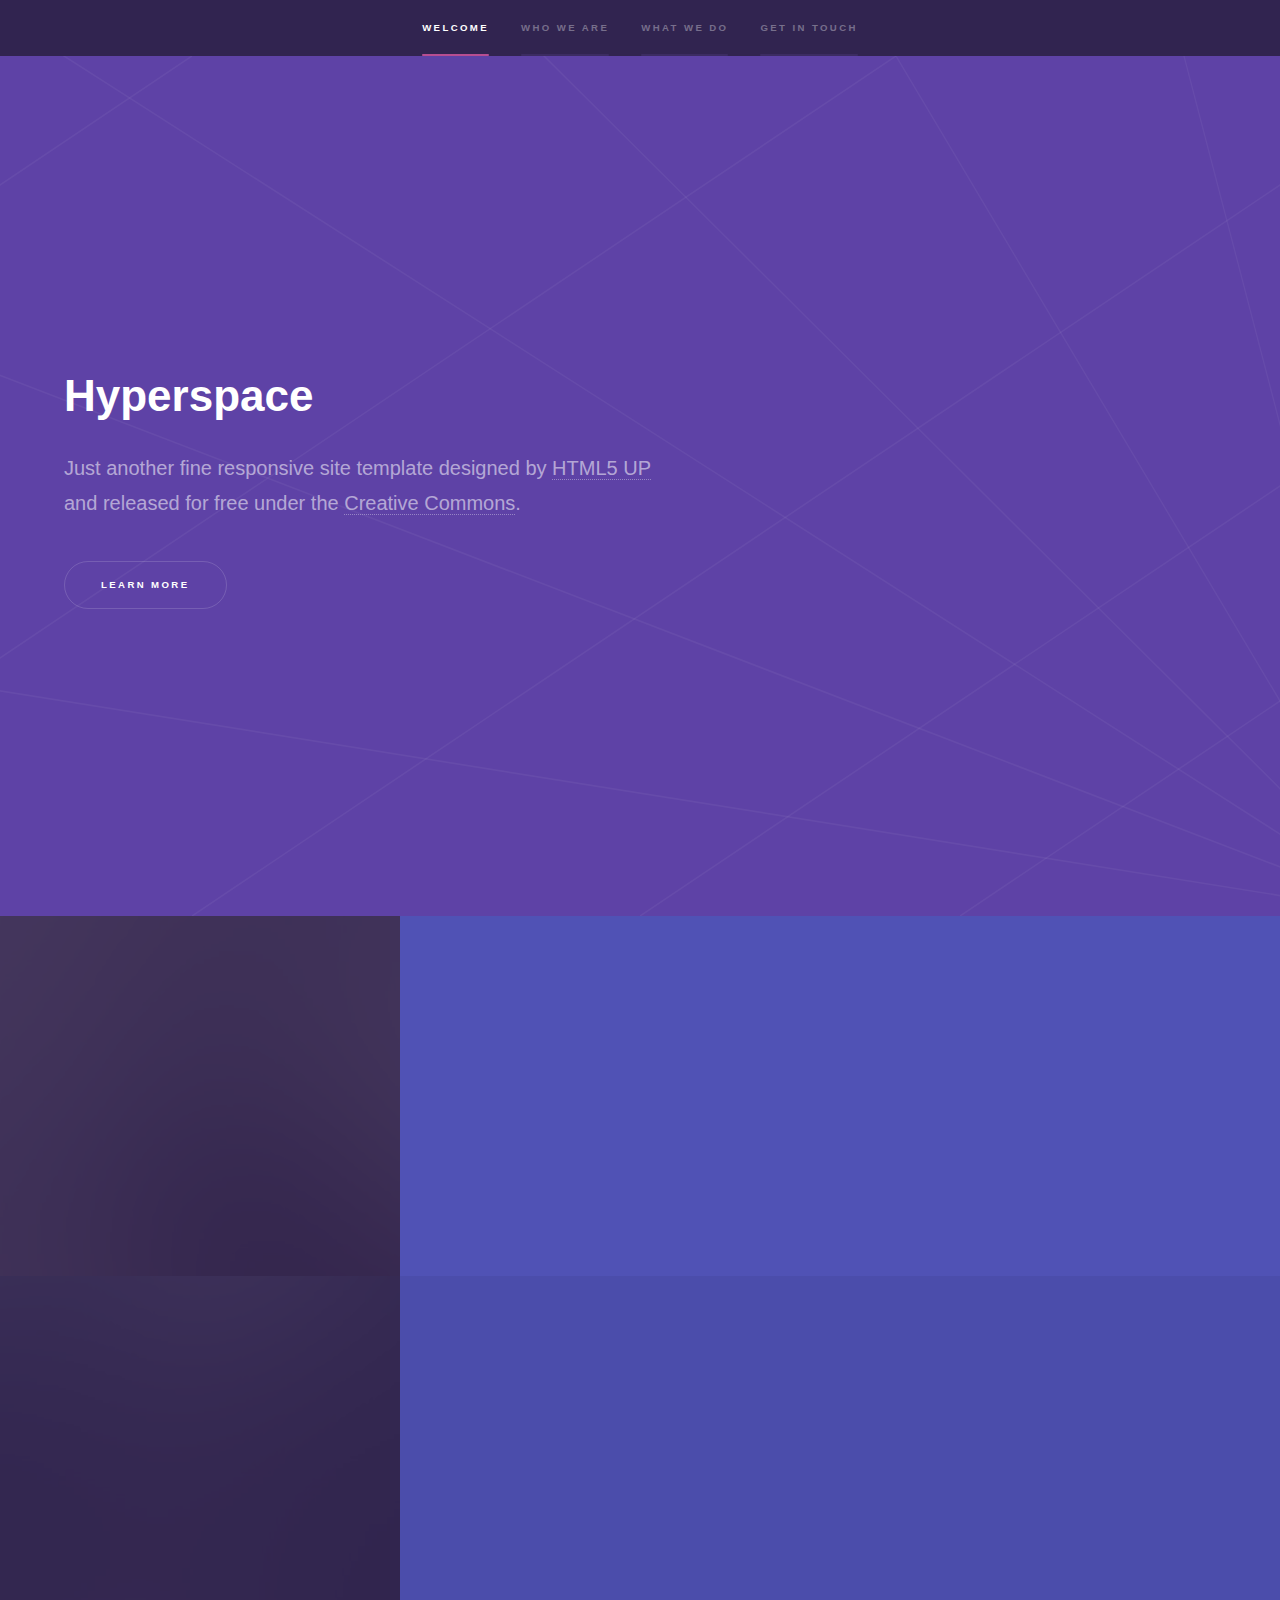
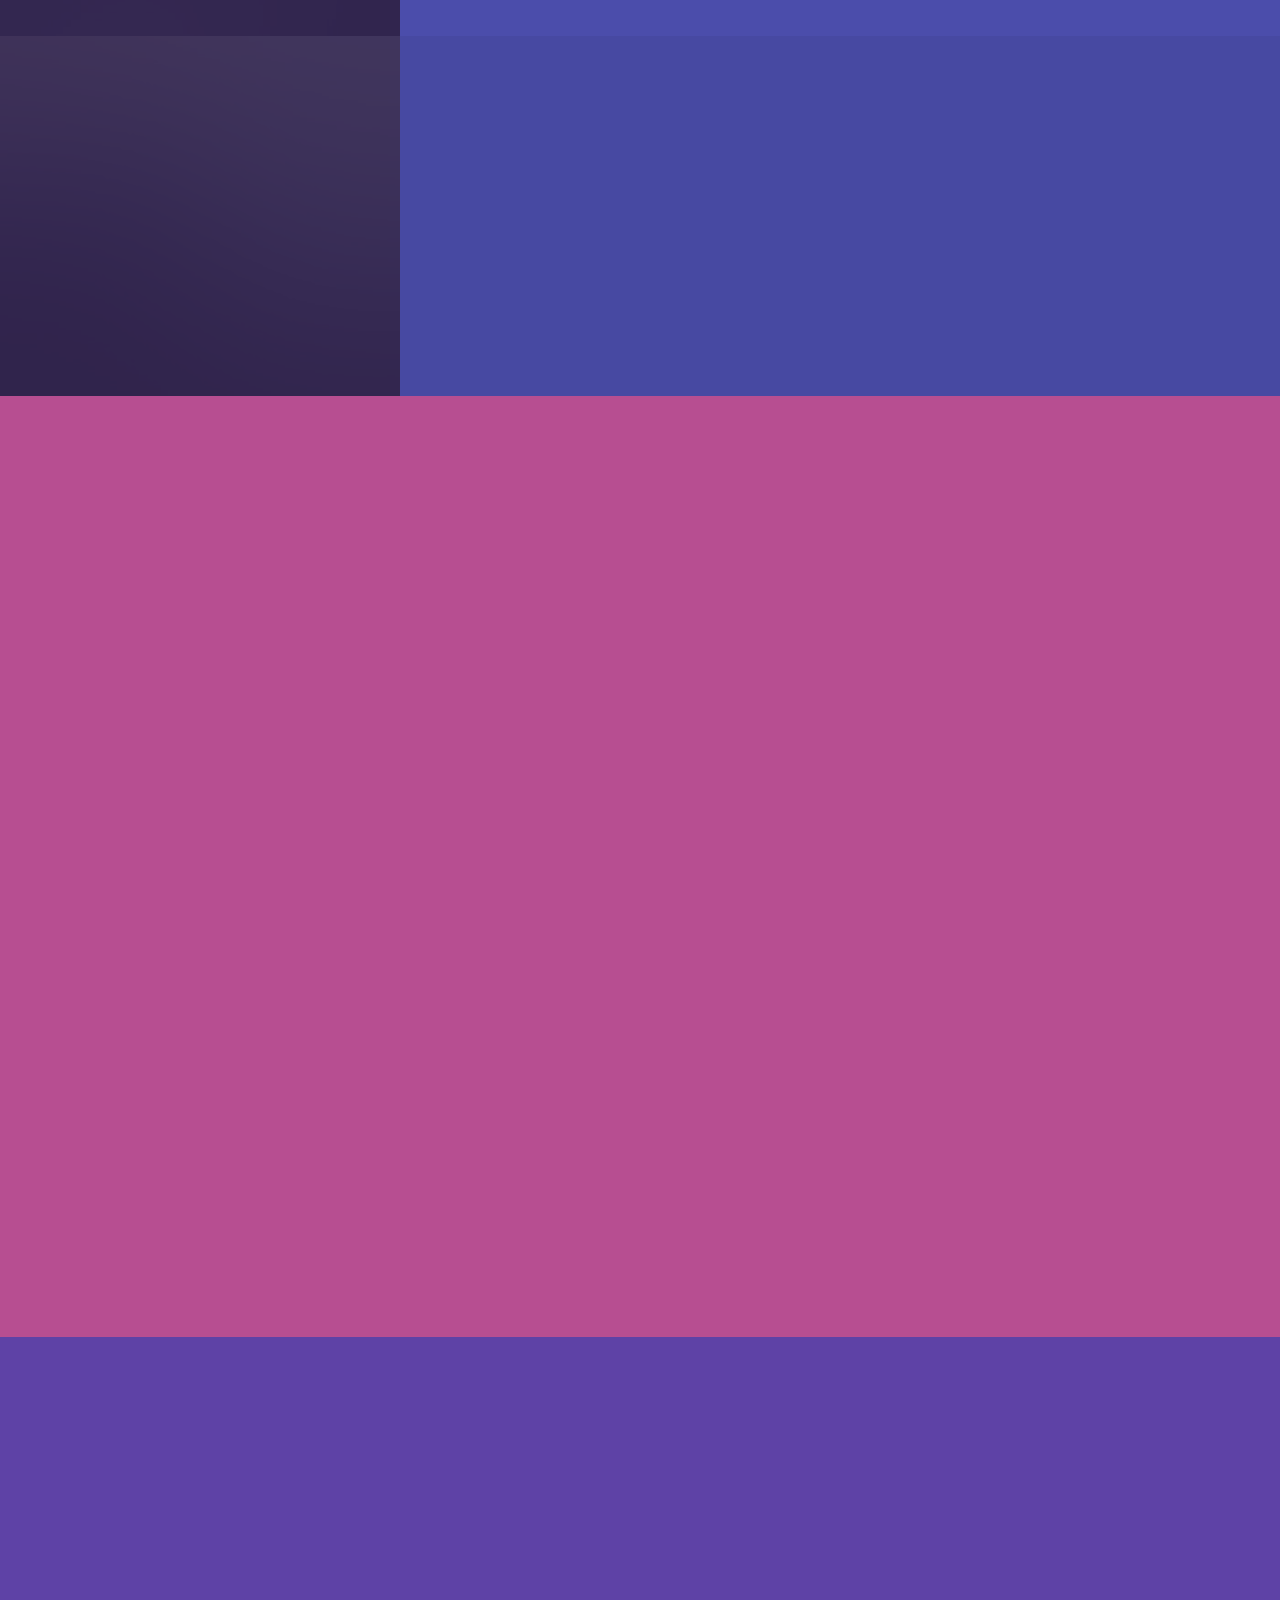
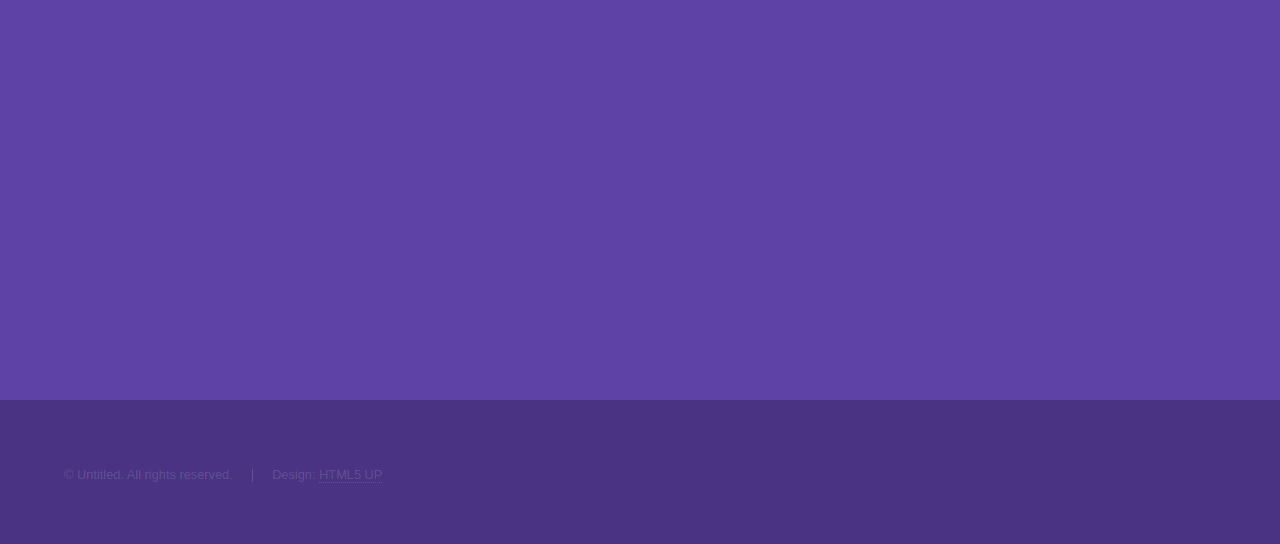
<file: index.html>
<!DOCTYPE HTML>
<!--
	Hyperspace by HTML5 UP
	html5up.net | @ajlkn
	Free for personal and commercial use under the CCA 3.0 license (html5up.net/license)
-->
<html>
	<head>
		<title>Hyperspace by HTML5 UP</title>
		<meta charset="utf-8" />
		<meta name="viewport" content="width=device-width, initial-scale=1, user-scalable=no" />
		<link rel="stylesheet" href="assets/css/main.css" />
		<noscript><link rel="stylesheet" href="assets/css/noscript.css" /></noscript>
	</head>
	<body class="is-preload">

		<!-- Sidebar -->
			<section id="sidebar">
				<div class="inner">
					<nav>
						<ul>
							<li><a href="#intro">Welcome</a></li>
							<li><a href="#one">Who we are</a></li>
							<li><a href="#two">What we do</a></li>
							<li><a href="#three">Get in touch</a></li>
						</ul>
					</nav>
				</div>
			</section>

		<!-- Wrapper -->
			<div id="wrapper">

				<!-- Intro -->
					<section id="intro" class="wrapper style1 fullscreen fade-up">
						<div class="inner">
							<h1>Hyperspace</h1>
							<p>Just another fine responsive site template designed by <a href="http://html5up.net">HTML5 UP</a><br />
							and released for free under the <a href="http://html5up.net/license">Creative Commons</a>.</p>
							<ul class="actions">
								<li><a href="#one" class="button scrolly">Learn more</a></li>
							</ul>
						</div>
					</section>

				<!-- One -->
					<section id="one" class="wrapper style2 spotlights">
						<section>
							<a href="#" class="image"><img src="images/pic01.jpg" alt="" data-position="center center" /></a>
							<div class="content">
								<div class="inner">
									<h2>Sed ipsum dolor</h2>
									<p>Phasellus convallis elit id ullamcorper pulvinar. Duis aliquam turpis mauris, eu ultricies erat malesuada quis. Aliquam dapibus.</p>
									<ul class="actions">
										<li><a href="generic.html" class="button">Learn more</a></li>
									</ul>
								</div>
							</div>
						</section>
						<section>
							<a href="#" class="image"><img src="images/pic02.jpg" alt="" data-position="top center" /></a>
							<div class="content">
								<div class="inner">
									<h2>Feugiat consequat</h2>
									<p>Phasellus convallis elit id ullamcorper pulvinar. Duis aliquam turpis mauris, eu ultricies erat malesuada quis. Aliquam dapibus.</p>
									<ul class="actions">
										<li><a href="generic.html" class="button">Learn more</a></li>
									</ul>
								</div>
							</div>
						</section>
						<section>
							<a href="#" class="image"><img src="images/pic03.jpg" alt="" data-position="25% 25%" /></a>
							<div class="content">
								<div class="inner">
									<h2>Ultricies aliquam</h2>
									<p>Phasellus convallis elit id ullamcorper pulvinar. Duis aliquam turpis mauris, eu ultricies erat malesuada quis. Aliquam dapibus.</p>
									<ul class="actions">
										<li><a href="generic.html" class="button">Learn more</a></li>
									</ul>
								</div>
							</div>
						</section>
					</section>

				<!-- Two -->
					<section id="two" class="wrapper style3 fade-up">
						<div class="inner">
							<h2>What we do</h2>
							<p>Phasellus convallis elit id ullamcorper pulvinar. Duis aliquam turpis mauris, eu ultricies erat malesuada quis. Aliquam dapibus, lacus eget hendrerit bibendum, urna est aliquam sem, sit amet imperdiet est velit quis lorem.</p>
							<div class="features">
								<section>
									<span class="icon solid major fa-code"></span>
									<h3>Lorem ipsum amet</h3>
									<p>Phasellus convallis elit id ullam corper amet et pulvinar. Duis aliquam turpis mauris, sed ultricies erat dapibus.</p>
								</section>
								<section>
									<span class="icon solid major fa-lock"></span>
									<h3>Aliquam sed nullam</h3>
									<p>Phasellus convallis elit id ullam corper amet et pulvinar. Duis aliquam turpis mauris, sed ultricies erat dapibus.</p>
								</section>
								<section>
									<span class="icon solid major fa-cog"></span>
									<h3>Sed erat ullam corper</h3>
									<p>Phasellus convallis elit id ullam corper amet et pulvinar. Duis aliquam turpis mauris, sed ultricies erat dapibus.</p>
								</section>
								<section>
									<span class="icon solid major fa-desktop"></span>
									<h3>Veroeros quis lorem</h3>
									<p>Phasellus convallis elit id ullam corper amet et pulvinar. Duis aliquam turpis mauris, sed ultricies erat dapibus.</p>
								</section>
								<section>
									<span class="icon solid major fa-link"></span>
									<h3>Urna quis bibendum</h3>
									<p>Phasellus convallis elit id ullam corper amet et pulvinar. Duis aliquam turpis mauris, sed ultricies erat dapibus.</p>
								</section>
								<section>
									<span class="icon major fa-gem"></span>
									<h3>Aliquam urna dapibus</h3>
									<p>Phasellus convallis elit id ullam corper amet et pulvinar. Duis aliquam turpis mauris, sed ultricies erat dapibus.</p>
								</section>
							</div>
							<ul class="actions">
								<li><a href="generic.html" class="button">Learn more</a></li>
							</ul>
						</div>
					</section>

				<!-- Three -->
					<section id="three" class="wrapper style1 fade-up">
						<div class="inner">
							<h2>Get in touch</h2>
							<p>Phasellus convallis elit id ullamcorper pulvinar. Duis aliquam turpis mauris, eu ultricies erat malesuada quis. Aliquam dapibus, lacus eget hendrerit bibendum, urna est aliquam sem, sit amet imperdiet est velit quis lorem.</p>
							<div class="split style1">
								<section>
									<form method="post" action="#">
										<div class="fields">
											<div class="field half">
												<label for="name">Name</label>
												<input type="text" name="name" id="name" />
											</div>
											<div class="field half">
												<label for="email">Email</label>
												<input type="text" name="email" id="email" />
											</div>
											<div class="field">
												<label for="message">Message</label>
												<textarea name="message" id="message" rows="5"></textarea>
											</div>
										</div>
										<ul class="actions">
											<li><a href="" class="button submit">Send Message</a></li>
										</ul>
									</form>
								</section>
								<section>
									<ul class="contact">
										<li>
											<h3>Address</h3>
											<span>12345 Somewhere Road #654<br />
											Nashville, TN 00000-0000<br />
											USA</span>
										</li>
										<li>
											<h3>Email</h3>
											<a href="#">user@untitled.tld</a>
										</li>
										<li>
											<h3>Phone</h3>
											<span>(000) 000-0000</span>
										</li>
										<li>
											<h3>Social</h3>
											<ul class="icons">
												<li><a href="#" class="icon brands fa-twitter"><span class="label">Twitter</span></a></li>
												<li><a href="#" class="icon brands fa-facebook-f"><span class="label">Facebook</span></a></li>
												<li><a href="#" class="icon brands fa-github"><span class="label">GitHub</span></a></li>
												<li><a href="#" class="icon brands fa-instagram"><span class="label">Instagram</span></a></li>
												<li><a href="#" class="icon brands fa-linkedin-in"><span class="label">LinkedIn</span></a></li>
											</ul>
										</li>
									</ul>
								</section>
							</div>
						</div>
					</section>

			</div>

		<!-- Footer -->
			<footer id="footer" class="wrapper style1-alt">
				<div class="inner">
					<ul class="menu">
						<li>&copy; Untitled. All rights reserved.</li><li>Design: <a href="http://html5up.net">HTML5 UP</a></li>
					</ul>
				</div>
			</footer>

		<!-- Scripts -->
			<script src="assets/js/jquery.min.js"></script>
			<script src="assets/js/jquery.scrollex.min.js"></script>
			<script src="assets/js/jquery.scrolly.min.js"></script>
			<script src="assets/js/browser.min.js"></script>
			<script src="assets/js/breakpoints.min.js"></script>
			<script src="assets/js/util.js"></script>
			<script src="assets/js/main.js"></script>

	</body>
</html>
</file>
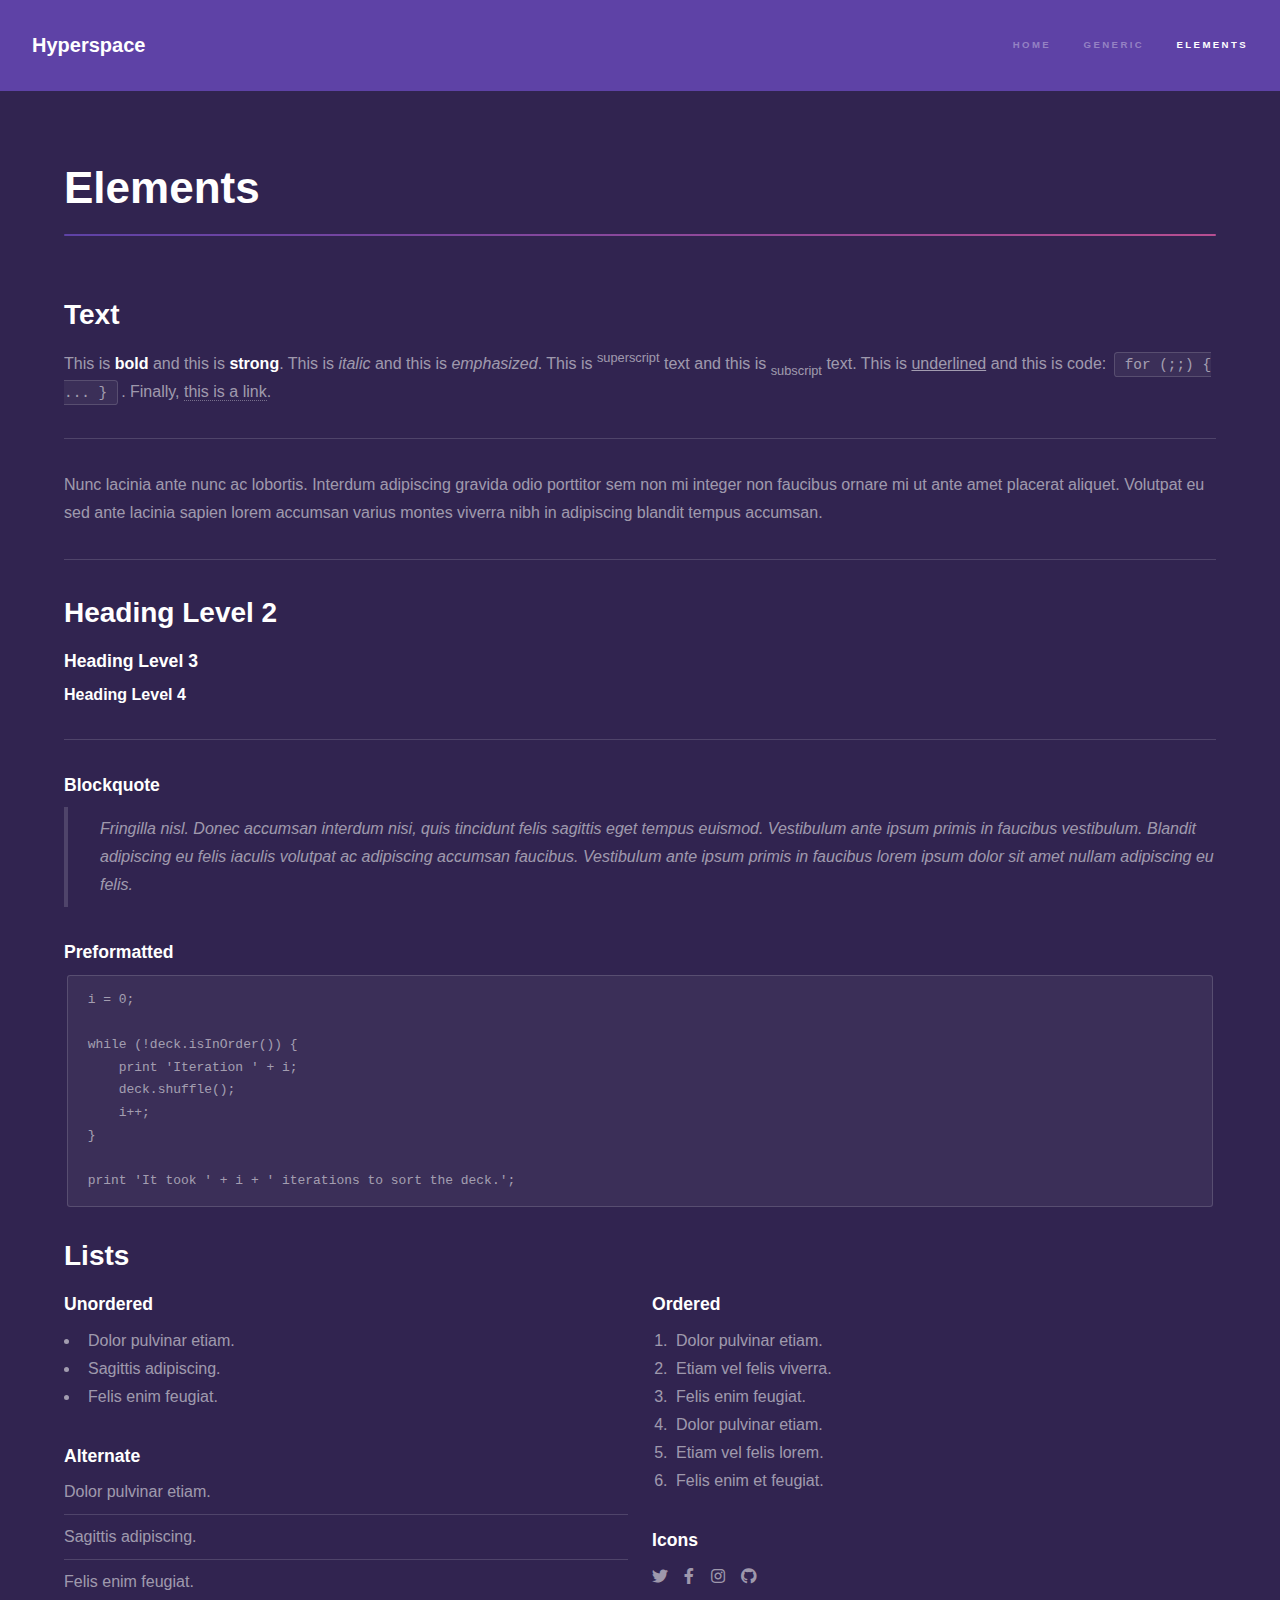
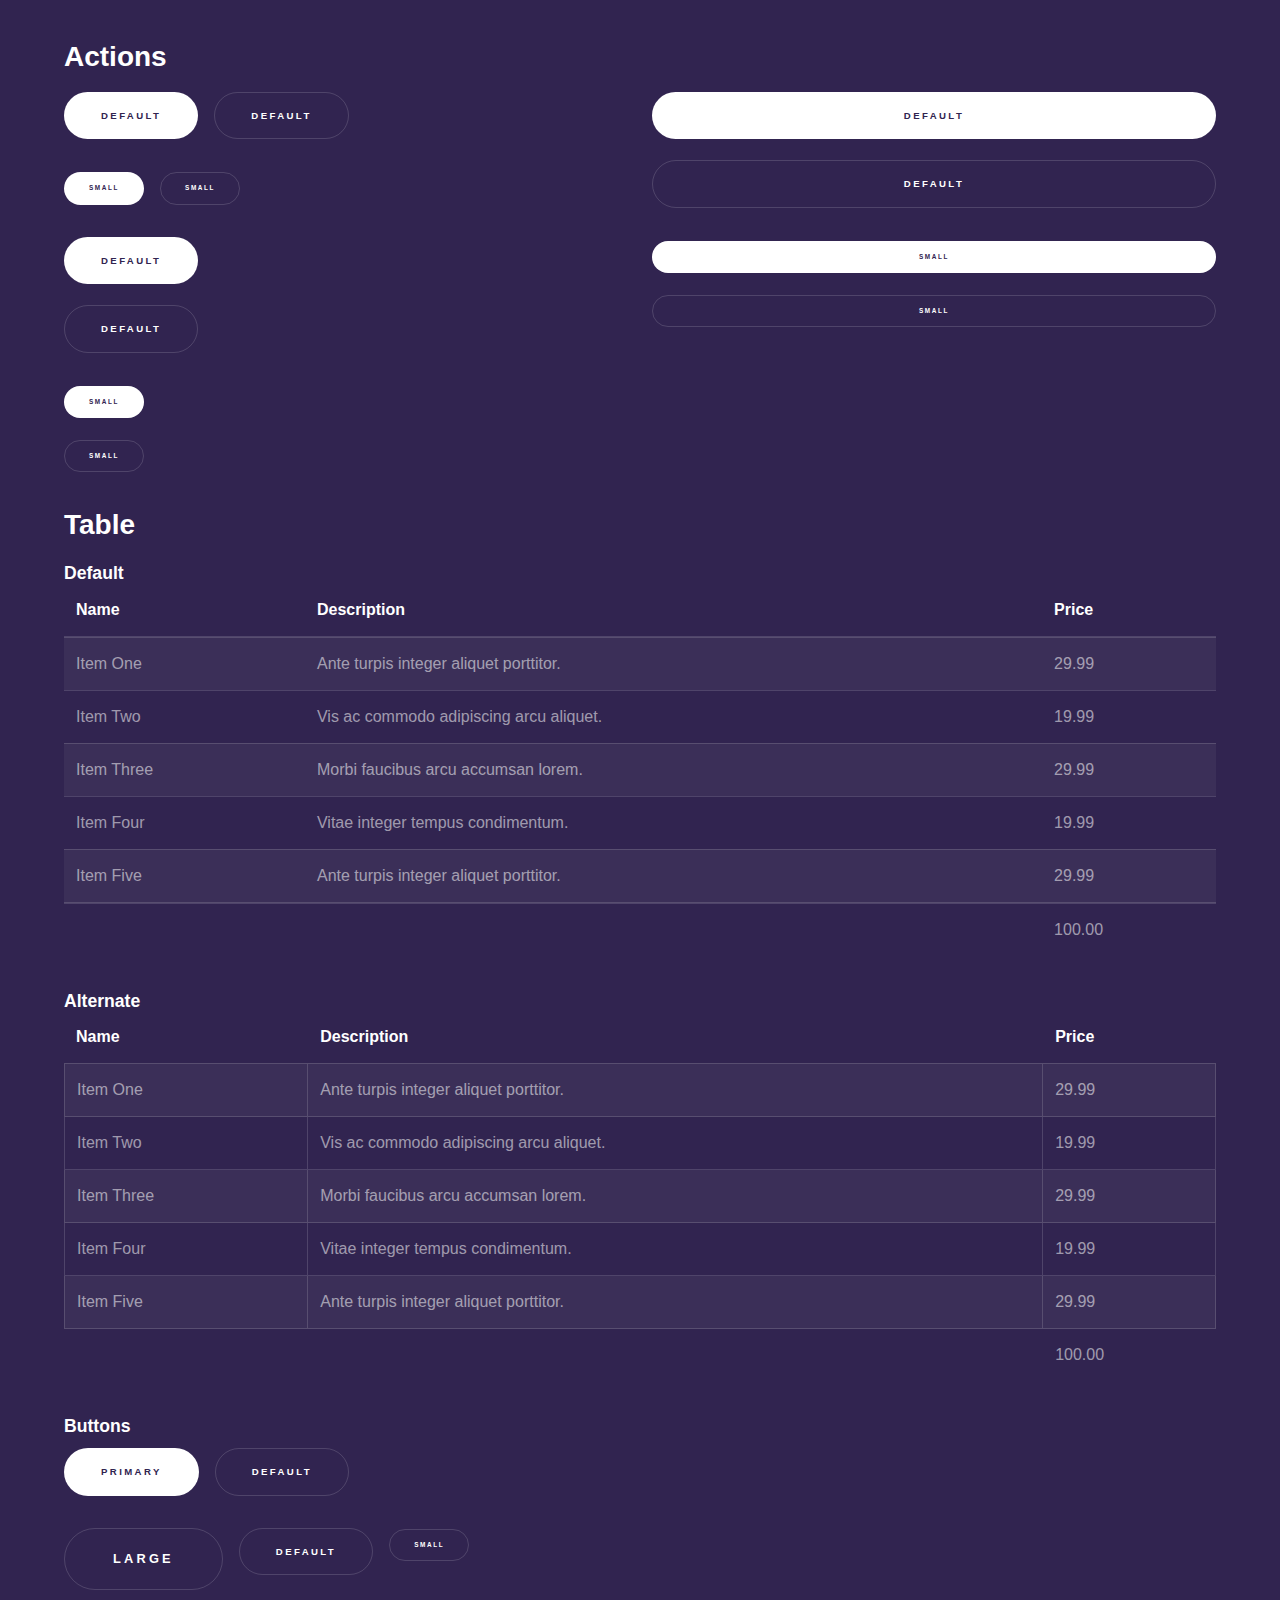
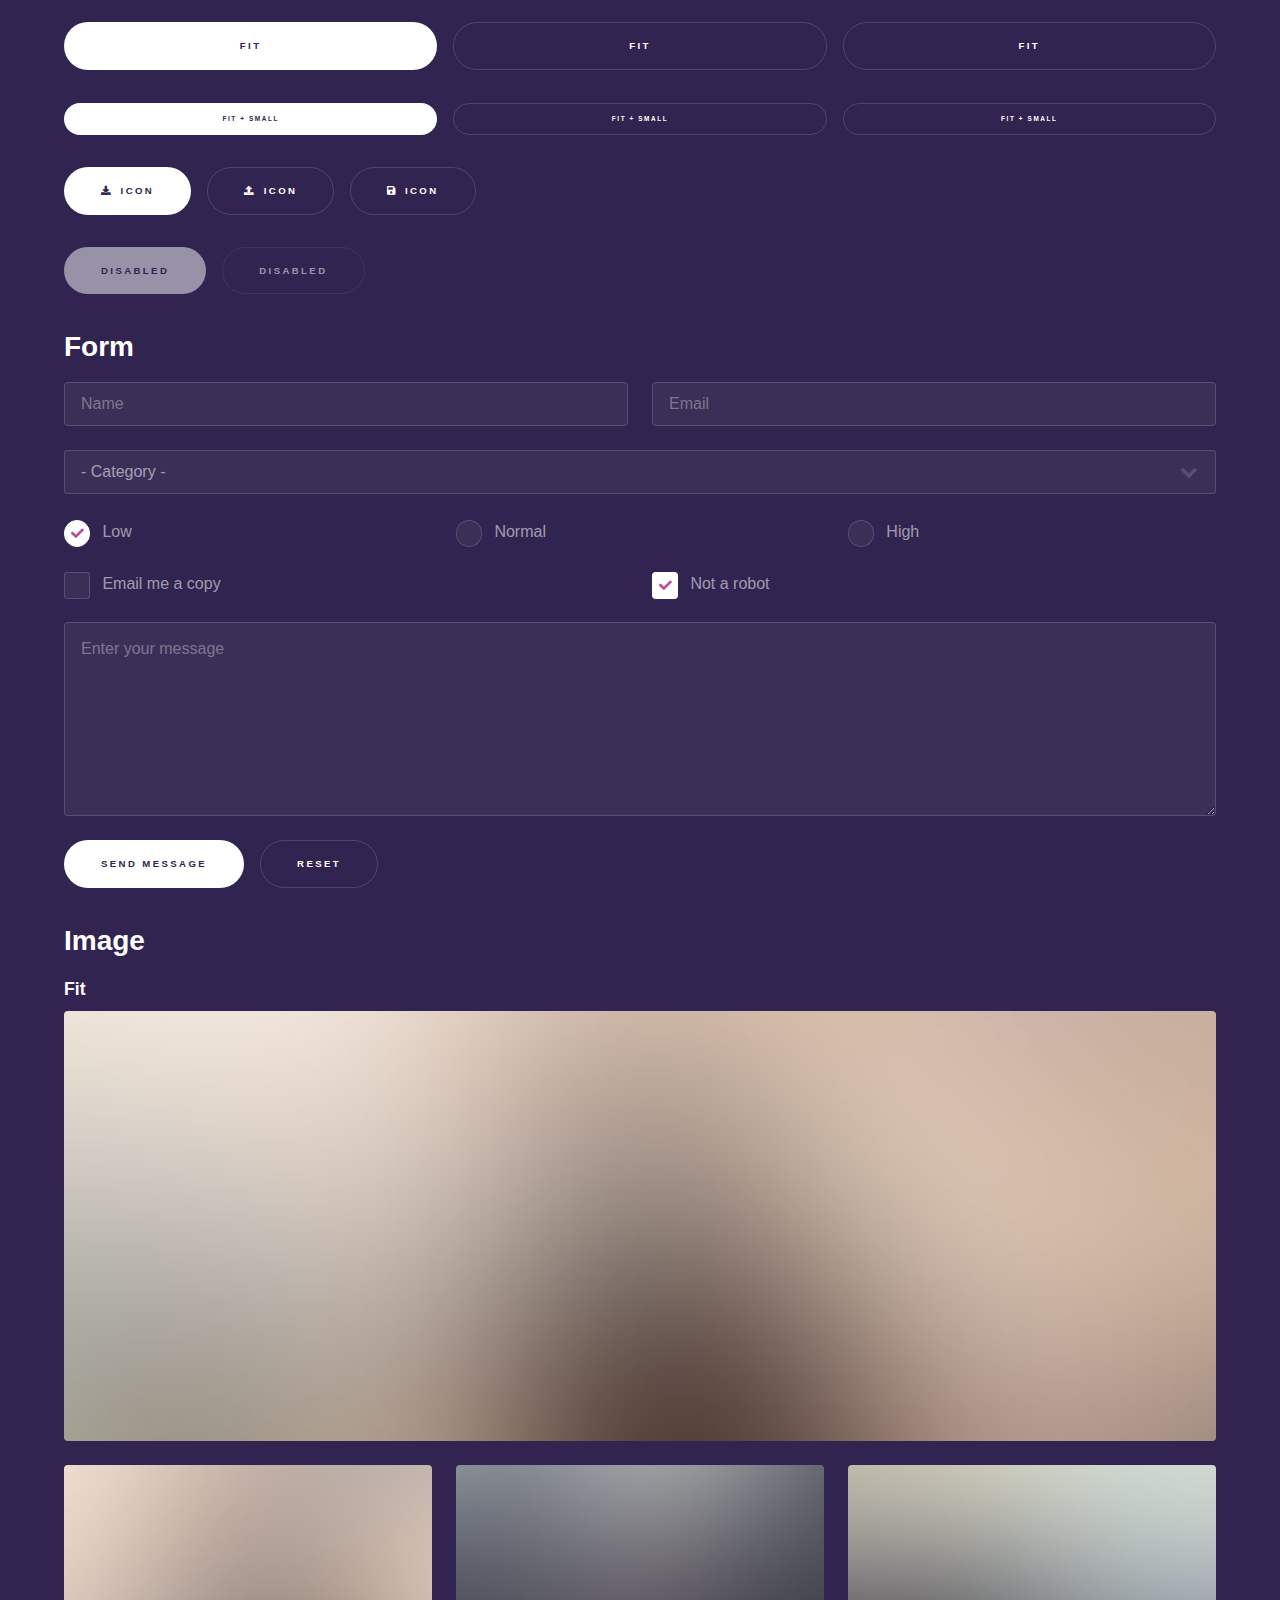
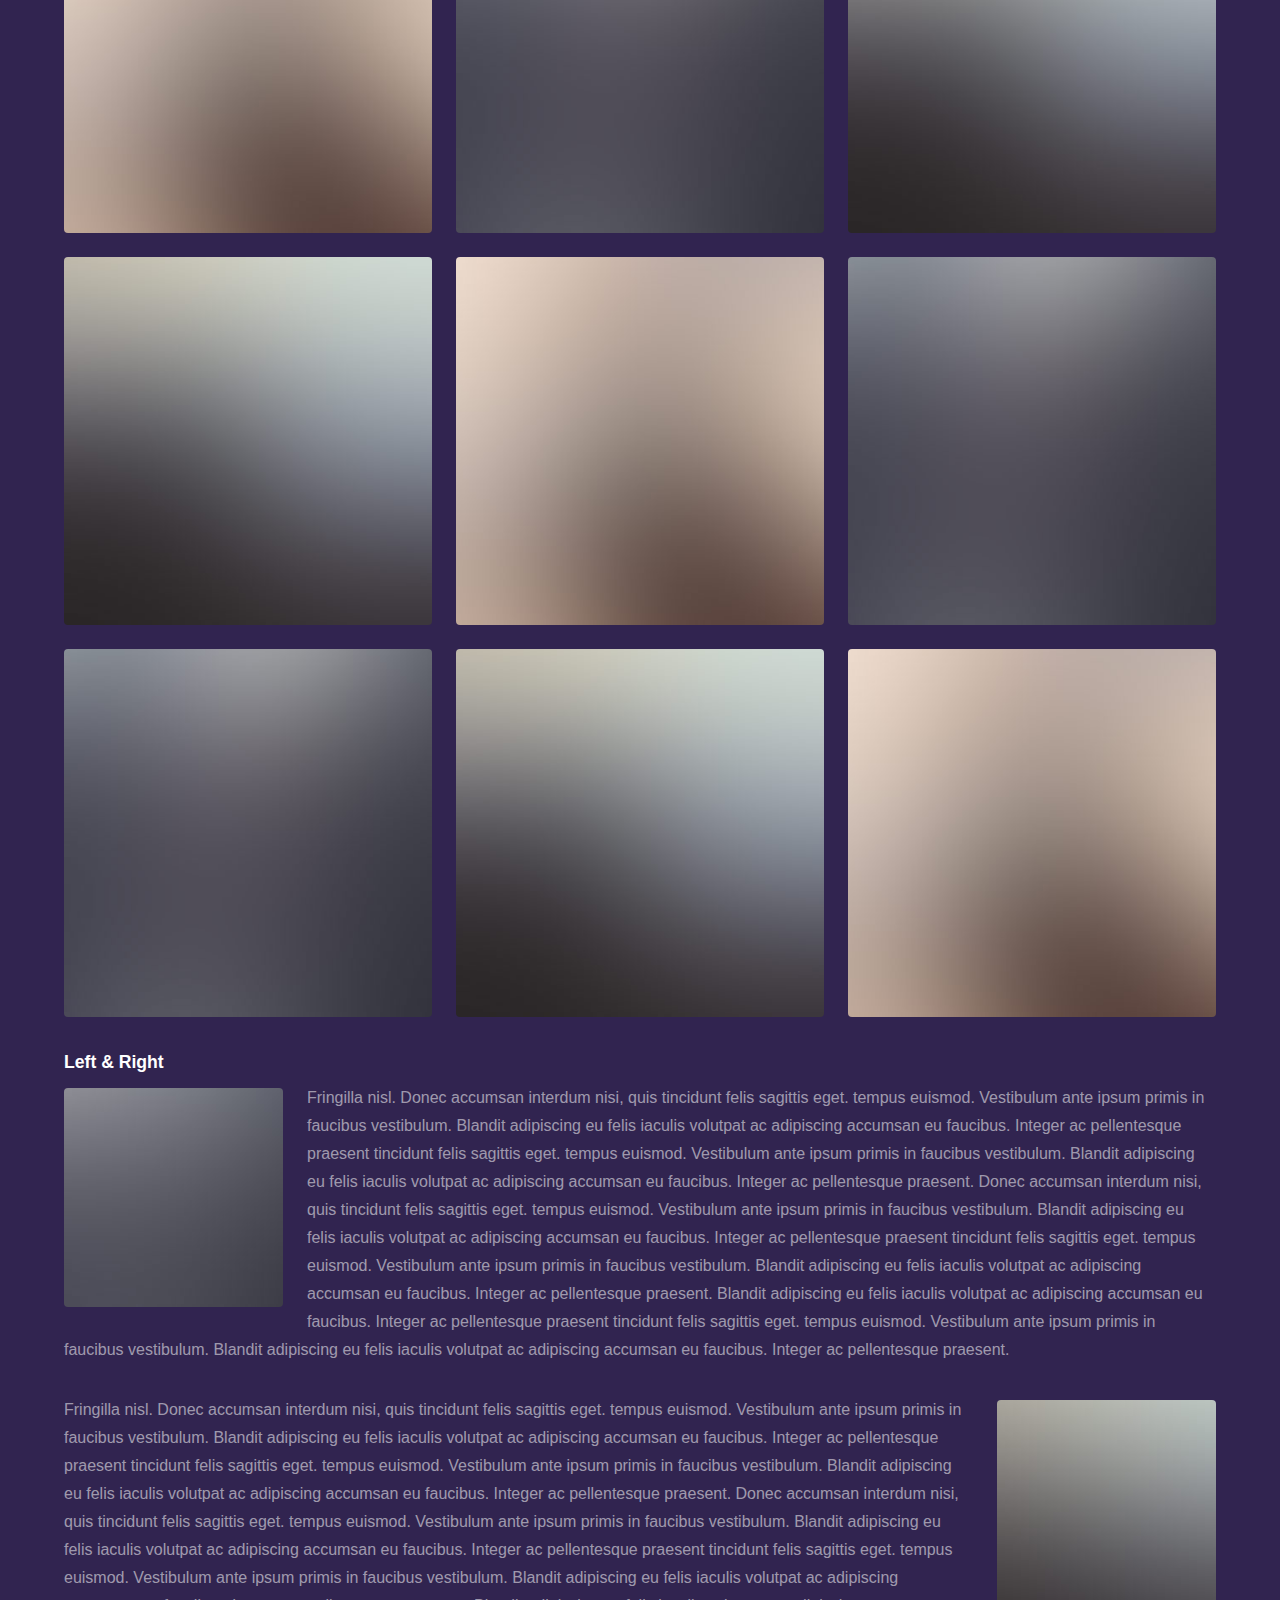
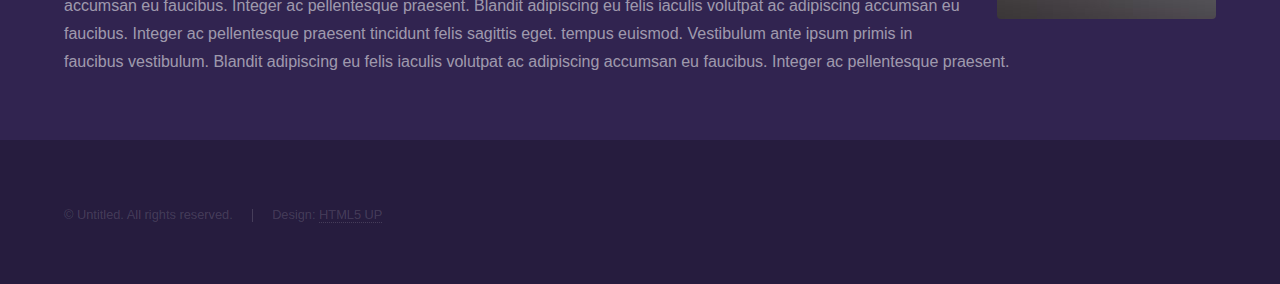
<file: elements.html>
<!DOCTYPE HTML>
<!--
	Hyperspace by HTML5 UP
	html5up.net | @ajlkn
	Free for personal and commercial use under the CCA 3.0 license (html5up.net/license)
-->
<html>
	<head>
		<title>Elements - Hyperspace by HTML5 UP</title>
		<meta charset="utf-8" />
		<meta name="viewport" content="width=device-width, initial-scale=1, user-scalable=no" />
		<link rel="stylesheet" href="assets/css/main.css" />
		<noscript><link rel="stylesheet" href="assets/css/noscript.css" /></noscript>
	</head>
	<body class="is-preload">

		<!-- Header -->
			<header id="header">
				<a href="index.html" class="title">Hyperspace</a>
				<nav>
					<ul>
						<li><a href="index.html">Home</a></li>
						<li><a href="generic.html">Generic</a></li>
						<li><a href="elements.html"  class="active">Elements</a></li>
					</ul>
				</nav>
			</header>

		<!-- Wrapper -->
			<div id="wrapper">

				<!-- Main -->
					<section id="main" class="wrapper">
						<div class="inner">
							<h1 class="major">Elements</h1>

							<!-- Text -->
								<section>
									<h2>Text</h2>
									<p>This is <b>bold</b> and this is <strong>strong</strong>. This is <i>italic</i> and this is <em>emphasized</em>.
									This is <sup>superscript</sup> text and this is <sub>subscript</sub> text.
									This is <u>underlined</u> and this is code: <code>for (;;) { ... }</code>. Finally, <a href="#">this is a link</a>.</p>
									<hr />
									<p>Nunc lacinia ante nunc ac lobortis. Interdum adipiscing gravida odio porttitor sem non mi integer non faucibus ornare mi ut ante amet placerat aliquet. Volutpat eu sed ante lacinia sapien lorem accumsan varius montes viverra nibh in adipiscing blandit tempus accumsan.</p>
									<hr />
									<h2>Heading Level 2</h2>
									<h3>Heading Level 3</h3>
									<h4>Heading Level 4</h4>
									<hr />
									<h3>Blockquote</h3>
									<blockquote>Fringilla nisl. Donec accumsan interdum nisi, quis tincidunt felis sagittis eget tempus euismod. Vestibulum ante ipsum primis in faucibus vestibulum. Blandit adipiscing eu felis iaculis volutpat ac adipiscing accumsan faucibus. Vestibulum ante ipsum primis in faucibus lorem ipsum dolor sit amet nullam adipiscing eu felis.</blockquote>
									<h3>Preformatted</h3>
									<pre><code>i = 0;

while (!deck.isInOrder()) {
    print 'Iteration ' + i;
    deck.shuffle();
    i++;
}

print 'It took ' + i + ' iterations to sort the deck.';</code></pre>
								</section>

							<!-- Lists -->
								<section>
									<h2>Lists</h2>
									<div class="row">
										<div class="col-6 col-12-medium">
											<h3>Unordered</h3>
											<ul>
												<li>Dolor pulvinar etiam.</li>
												<li>Sagittis adipiscing.</li>
												<li>Felis enim feugiat.</li>
											</ul>
											<h3>Alternate</h3>
											<ul class="alt">
												<li>Dolor pulvinar etiam.</li>
												<li>Sagittis adipiscing.</li>
												<li>Felis enim feugiat.</li>
											</ul>
										</div>
										<div class="col-6 col-12-medium">
											<h3>Ordered</h3>
											<ol>
												<li>Dolor pulvinar etiam.</li>
												<li>Etiam vel felis viverra.</li>
												<li>Felis enim feugiat.</li>
												<li>Dolor pulvinar etiam.</li>
												<li>Etiam vel felis lorem.</li>
												<li>Felis enim et feugiat.</li>
											</ol>
											<h3>Icons</h3>
											<ul class="icons">
												<li><a href="#" class="icon brands fa-twitter"><span class="label">Twitter</span></a></li>
												<li><a href="#" class="icon brands fa-facebook-f"><span class="label">Facebook</span></a></li>
												<li><a href="#" class="icon brands fa-instagram"><span class="label">Instagram</span></a></li>
												<li><a href="#" class="icon brands fa-github"><span class="label">Github</span></a></li>
											</ul>
										</div>
									</div>
									<h2>Actions</h2>
									<div class="row">
										<div class="col-6 col-12-medium">
											<ul class="actions">
												<li><a href="#" class="button primary">Default</a></li>
												<li><a href="#" class="button">Default</a></li>
											</ul>
											<ul class="actions small">
												<li><a href="#" class="button primary small">Small</a></li>
												<li><a href="#" class="button small">Small</a></li>
											</ul>
											<ul class="actions stacked">
												<li><a href="#" class="button primary">Default</a></li>
												<li><a href="#" class="button">Default</a></li>
											</ul>
											<ul class="actions stacked">
												<li><a href="#" class="button primary small">Small</a></li>
												<li><a href="#" class="button small">Small</a></li>
											</ul>
										</div>
										<div class="col-6 col-12-medium">
											<ul class="actions stacked">
												<li><a href="#" class="button primary fit">Default</a></li>
												<li><a href="#" class="button fit">Default</a></li>
											</ul>
											<ul class="actions stacked">
												<li><a href="#" class="button primary small fit">Small</a></li>
												<li><a href="#" class="button small fit">Small</a></li>
											</ul>
										</div>
									</div>
								</section>

							<!-- Table -->
								<section>
									<h2>Table</h2>
									<h3>Default</h3>
									<div class="table-wrapper">
										<table>
											<thead>
												<tr>
													<th>Name</th>
													<th>Description</th>
													<th>Price</th>
												</tr>
											</thead>
											<tbody>
												<tr>
													<td>Item One</td>
													<td>Ante turpis integer aliquet porttitor.</td>
													<td>29.99</td>
												</tr>
												<tr>
													<td>Item Two</td>
													<td>Vis ac commodo adipiscing arcu aliquet.</td>
													<td>19.99</td>
												</tr>
												<tr>
													<td>Item Three</td>
													<td> Morbi faucibus arcu accumsan lorem.</td>
													<td>29.99</td>
												</tr>
												<tr>
													<td>Item Four</td>
													<td>Vitae integer tempus condimentum.</td>
													<td>19.99</td>
												</tr>
												<tr>
													<td>Item Five</td>
													<td>Ante turpis integer aliquet porttitor.</td>
													<td>29.99</td>
												</tr>
											</tbody>
											<tfoot>
												<tr>
													<td colspan="2"></td>
													<td>100.00</td>
												</tr>
											</tfoot>
										</table>
									</div>

									<h3>Alternate</h3>
									<div class="table-wrapper">
										<table class="alt">
											<thead>
												<tr>
													<th>Name</th>
													<th>Description</th>
													<th>Price</th>
												</tr>
											</thead>
											<tbody>
												<tr>
													<td>Item One</td>
													<td>Ante turpis integer aliquet porttitor.</td>
													<td>29.99</td>
												</tr>
												<tr>
													<td>Item Two</td>
													<td>Vis ac commodo adipiscing arcu aliquet.</td>
													<td>19.99</td>
												</tr>
												<tr>
													<td>Item Three</td>
													<td> Morbi faucibus arcu accumsan lorem.</td>
													<td>29.99</td>
												</tr>
												<tr>
													<td>Item Four</td>
													<td>Vitae integer tempus condimentum.</td>
													<td>19.99</td>
												</tr>
												<tr>
													<td>Item Five</td>
													<td>Ante turpis integer aliquet porttitor.</td>
													<td>29.99</td>
												</tr>
											</tbody>
											<tfoot>
												<tr>
													<td colspan="2"></td>
													<td>100.00</td>
												</tr>
											</tfoot>
										</table>
									</div>
								</section>

							<!-- Buttons -->
								<section>
									<h3>Buttons</h3>
									<ul class="actions">
										<li><a href="#" class="button primary">Primary</a></li>
										<li><a href="#" class="button">Default</a></li>
									</ul>
									<ul class="actions">
										<li><a href="#" class="button large">Large</a></li>
										<li><a href="#" class="button">Default</a></li>
										<li><a href="#" class="button small">Small</a></li>
									</ul>
									<ul class="actions fit">
										<li><a href="#" class="button primary fit">Fit</a></li>
										<li><a href="#" class="button fit">Fit</a></li>
										<li><a href="#" class="button fit">Fit</a></li>
									</ul>
									<ul class="actions fit small">
										<li><a href="#" class="button primary fit small">Fit + Small</a></li>
										<li><a href="#" class="button fit small">Fit + Small</a></li>
										<li><a href="#" class="button fit small">Fit + Small</a></li>
									</ul>
									<ul class="actions">
										<li><a href="#" class="button primary icon solid fa-download">Icon</a></li>
										<li><a href="#" class="button icon solid fa-upload">Icon</a></li>
										<li><a href="#" class="button icon solid fa-save">Icon</a></li>
									</ul>
									<ul class="actions">
										<li><span class="button primary disabled">Disabled</span></li>
										<li><span class="button disabled">Disabled</span></li>
									</ul>
								</section>

							<!-- Form -->
								<section>
									<h2>Form</h2>
									<form method="post" action="#">
										<div class="row gtr-uniform">
											<div class="col-6 col-12-xsmall">
												<input type="text" name="demo-name" id="demo-name" value="" placeholder="Name" />
											</div>
											<div class="col-6 col-12-xsmall">
												<input type="email" name="demo-email" id="demo-email" value="" placeholder="Email" />
											</div>
											<div class="col-12">
												<select name="demo-category" id="demo-category">
													<option value="">- Category -</option>
													<option value="1">Manufacturing</option>
													<option value="1">Shipping</option>
													<option value="1">Administration</option>
													<option value="1">Human Resources</option>
												</select>
											</div>
											<div class="col-4 col-12-small">
												<input type="radio" id="demo-priority-low" name="demo-priority" checked>
												<label for="demo-priority-low">Low</label>
											</div>
											<div class="col-4 col-12-small">
												<input type="radio" id="demo-priority-normal" name="demo-priority">
												<label for="demo-priority-normal">Normal</label>
											</div>
											<div class="col-4 col-12-small">
												<input type="radio" id="demo-priority-high" name="demo-priority">
												<label for="demo-priority-high">High</label>
											</div>
											<div class="col-6 col-12-small">
												<input type="checkbox" id="demo-copy" name="demo-copy">
												<label for="demo-copy">Email me a copy</label>
											</div>
											<div class="col-6 col-12-small">
												<input type="checkbox" id="demo-human" name="demo-human" checked>
												<label for="demo-human">Not a robot</label>
											</div>
											<div class="col-12">
												<textarea name="demo-message" id="demo-message" placeholder="Enter your message" rows="6"></textarea>
											</div>
											<div class="col-12">
												<ul class="actions">
													<li><input type="submit" value="Send Message" class="primary" /></li>
													<li><input type="reset" value="Reset" /></li>
												</ul>
											</div>
										</div>
									</form>
								</section>

							<!-- Image -->
								<section>
									<h2>Image</h2>
									<h3>Fit</h3>
									<div class="box alt">
										<div class="row gtr-uniform">
											<div class="col-12"><span class="image fit"><img src="images/pic04.jpg" alt="" /></span></div>
											<div class="col-4"><span class="image fit"><img src="images/pic01.jpg" alt="" /></span></div>
											<div class="col-4"><span class="image fit"><img src="images/pic02.jpg" alt="" /></span></div>
											<div class="col-4"><span class="image fit"><img src="images/pic03.jpg" alt="" /></span></div>
											<div class="col-4"><span class="image fit"><img src="images/pic03.jpg" alt="" /></span></div>
											<div class="col-4"><span class="image fit"><img src="images/pic01.jpg" alt="" /></span></div>
											<div class="col-4"><span class="image fit"><img src="images/pic02.jpg" alt="" /></span></div>
											<div class="col-4"><span class="image fit"><img src="images/pic02.jpg" alt="" /></span></div>
											<div class="col-4"><span class="image fit"><img src="images/pic03.jpg" alt="" /></span></div>
											<div class="col-4"><span class="image fit"><img src="images/pic01.jpg" alt="" /></span></div>
										</div>
									</div>
									<h3>Left &amp; Right</h3>
									<p><span class="image left"><img src="images/pic05.jpg" alt="" /></span>Fringilla nisl. Donec accumsan interdum nisi, quis tincidunt felis sagittis eget. tempus euismod. Vestibulum ante ipsum primis in faucibus vestibulum. Blandit adipiscing eu felis iaculis volutpat ac adipiscing accumsan eu faucibus. Integer ac pellentesque praesent tincidunt felis sagittis eget. tempus euismod. Vestibulum ante ipsum primis in faucibus vestibulum. Blandit adipiscing eu felis iaculis volutpat ac adipiscing accumsan eu faucibus. Integer ac pellentesque praesent. Donec accumsan interdum nisi, quis tincidunt felis sagittis eget. tempus euismod. Vestibulum ante ipsum primis in faucibus vestibulum. Blandit adipiscing eu felis iaculis volutpat ac adipiscing accumsan eu faucibus. Integer ac pellentesque praesent tincidunt felis sagittis eget. tempus euismod. Vestibulum ante ipsum primis in faucibus vestibulum. Blandit adipiscing eu felis iaculis volutpat ac adipiscing accumsan eu faucibus. Integer ac pellentesque praesent. Blandit adipiscing eu felis iaculis volutpat ac adipiscing accumsan eu faucibus. Integer ac pellentesque praesent tincidunt felis sagittis eget. tempus euismod. Vestibulum ante ipsum primis in faucibus vestibulum. Blandit adipiscing eu felis iaculis volutpat ac adipiscing accumsan eu faucibus. Integer ac pellentesque praesent.</p>
									<p><span class="image right"><img src="images/pic06.jpg" alt="" /></span>Fringilla nisl. Donec accumsan interdum nisi, quis tincidunt felis sagittis eget. tempus euismod. Vestibulum ante ipsum primis in faucibus vestibulum. Blandit adipiscing eu felis iaculis volutpat ac adipiscing accumsan eu faucibus. Integer ac pellentesque praesent tincidunt felis sagittis eget. tempus euismod. Vestibulum ante ipsum primis in faucibus vestibulum. Blandit adipiscing eu felis iaculis volutpat ac adipiscing accumsan eu faucibus. Integer ac pellentesque praesent. Donec accumsan interdum nisi, quis tincidunt felis sagittis eget. tempus euismod. Vestibulum ante ipsum primis in faucibus vestibulum. Blandit adipiscing eu felis iaculis volutpat ac adipiscing accumsan eu faucibus. Integer ac pellentesque praesent tincidunt felis sagittis eget. tempus euismod. Vestibulum ante ipsum primis in faucibus vestibulum. Blandit adipiscing eu felis iaculis volutpat ac adipiscing accumsan eu faucibus. Integer ac pellentesque praesent. Blandit adipiscing eu felis iaculis volutpat ac adipiscing accumsan eu faucibus. Integer ac pellentesque praesent tincidunt felis sagittis eget. tempus euismod. Vestibulum ante ipsum primis in faucibus vestibulum. Blandit adipiscing eu felis iaculis volutpat ac adipiscing accumsan eu faucibus. Integer ac pellentesque praesent.</p>
								</section>

						</div>
					</section>

			</div>

		<!-- Footer -->
			<footer id="footer" class="wrapper alt">
				<div class="inner">
					<ul class="menu">
						<li>&copy; Untitled. All rights reserved.</li><li>Design: <a href="http://html5up.net">HTML5 UP</a></li>
					</ul>
				</div>
			</footer>

		<!-- Scripts -->
			<script src="assets/js/jquery.min.js"></script>
			<script src="assets/js/jquery.scrollex.min.js"></script>
			<script src="assets/js/jquery.scrolly.min.js"></script>
			<script src="assets/js/browser.min.js"></script>
			<script src="assets/js/breakpoints.min.js"></script>
			<script src="assets/js/util.js"></script>
			<script src="assets/js/main.js"></script>

	</body>
</html>
</file>
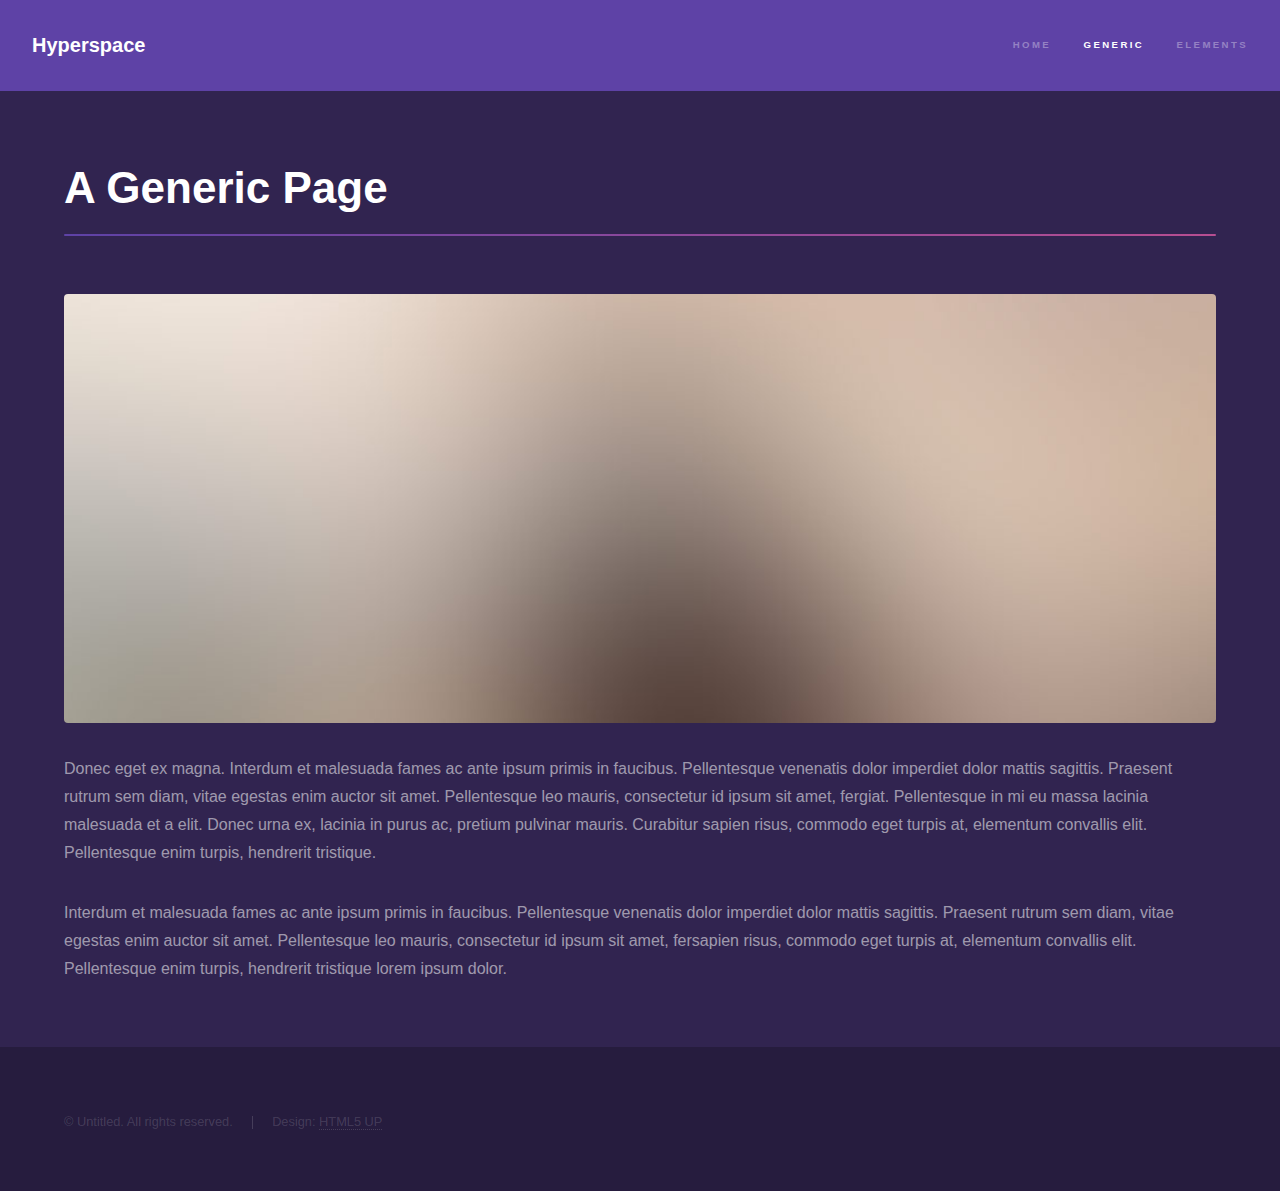
<file: generic - Copy (4).html>
<!DOCTYPE HTML>
<!--
	Hyperspace by HTML5 UP
	html5up.net | @ajlkn
	Free for personal and commercial use under the CCA 3.0 license (html5up.net/license)
-->
<html>
	<head>
		<title>Generic - Hyperspace by HTML5 UP</title>
		<meta charset="utf-8" />
		<meta name="viewport" content="width=device-width, initial-scale=1, user-scalable=no" />
		<link rel="stylesheet" href="assets/css/main.css" />
		<noscript><link rel="stylesheet" href="assets/css/noscript.css" /></noscript>
	</head>
	<body class="is-preload">

		<!-- Header -->
			<header id="header">
				<a href="index.html" class="title">Hyperspace</a>
				<nav>
					<ul>
						<li><a href="index.html">Home</a></li>
						<li><a href="generic.html" class="active">Generic</a></li>
						<li><a href="elements.html">Elements</a></li>
					</ul>
				</nav>
			</header>

		<!-- Wrapper -->
			<div id="wrapper">

				<!-- Main -->
					<section id="main" class="wrapper">
						<div class="inner">
							<h1 class="major">A Generic Page</h1>
							<span class="image fit"><img src="images/pic04.jpg" alt="" /></span>
							<p>Donec eget ex magna. Interdum et malesuada fames ac ante ipsum primis in faucibus. Pellentesque venenatis dolor imperdiet dolor mattis sagittis. Praesent rutrum sem diam, vitae egestas enim auctor sit amet. Pellentesque leo mauris, consectetur id ipsum sit amet, fergiat. Pellentesque in mi eu massa lacinia malesuada et a elit. Donec urna ex, lacinia in purus ac, pretium pulvinar mauris. Curabitur sapien risus, commodo eget turpis at, elementum convallis elit. Pellentesque enim turpis, hendrerit tristique.</p>
							<p>Interdum et malesuada fames ac ante ipsum primis in faucibus. Pellentesque venenatis dolor imperdiet dolor mattis sagittis. Praesent rutrum sem diam, vitae egestas enim auctor sit amet. Pellentesque leo mauris, consectetur id ipsum sit amet, fersapien risus, commodo eget turpis at, elementum convallis elit. Pellentesque enim turpis, hendrerit tristique lorem ipsum dolor.</p>
						</div>
					</section>

			</div>

		<!-- Footer -->
			<footer id="footer" class="wrapper alt">
				<div class="inner">
					<ul class="menu">
						<li>&copy; Untitled. All rights reserved.</li><li>Design: <a href="http://html5up.net">HTML5 UP</a></li>
					</ul>
				</div>
			</footer>

		<!-- Scripts -->
			<script src="assets/js/jquery.min.js"></script>
			<script src="assets/js/jquery.scrollex.min.js"></script>
			<script src="assets/js/jquery.scrolly.min.js"></script>
			<script src="assets/js/browser.min.js"></script>
			<script src="assets/js/breakpoints.min.js"></script>
			<script src="assets/js/util.js"></script>
			<script src="assets/js/main.js"></script>

	</body>
</html>
</file>
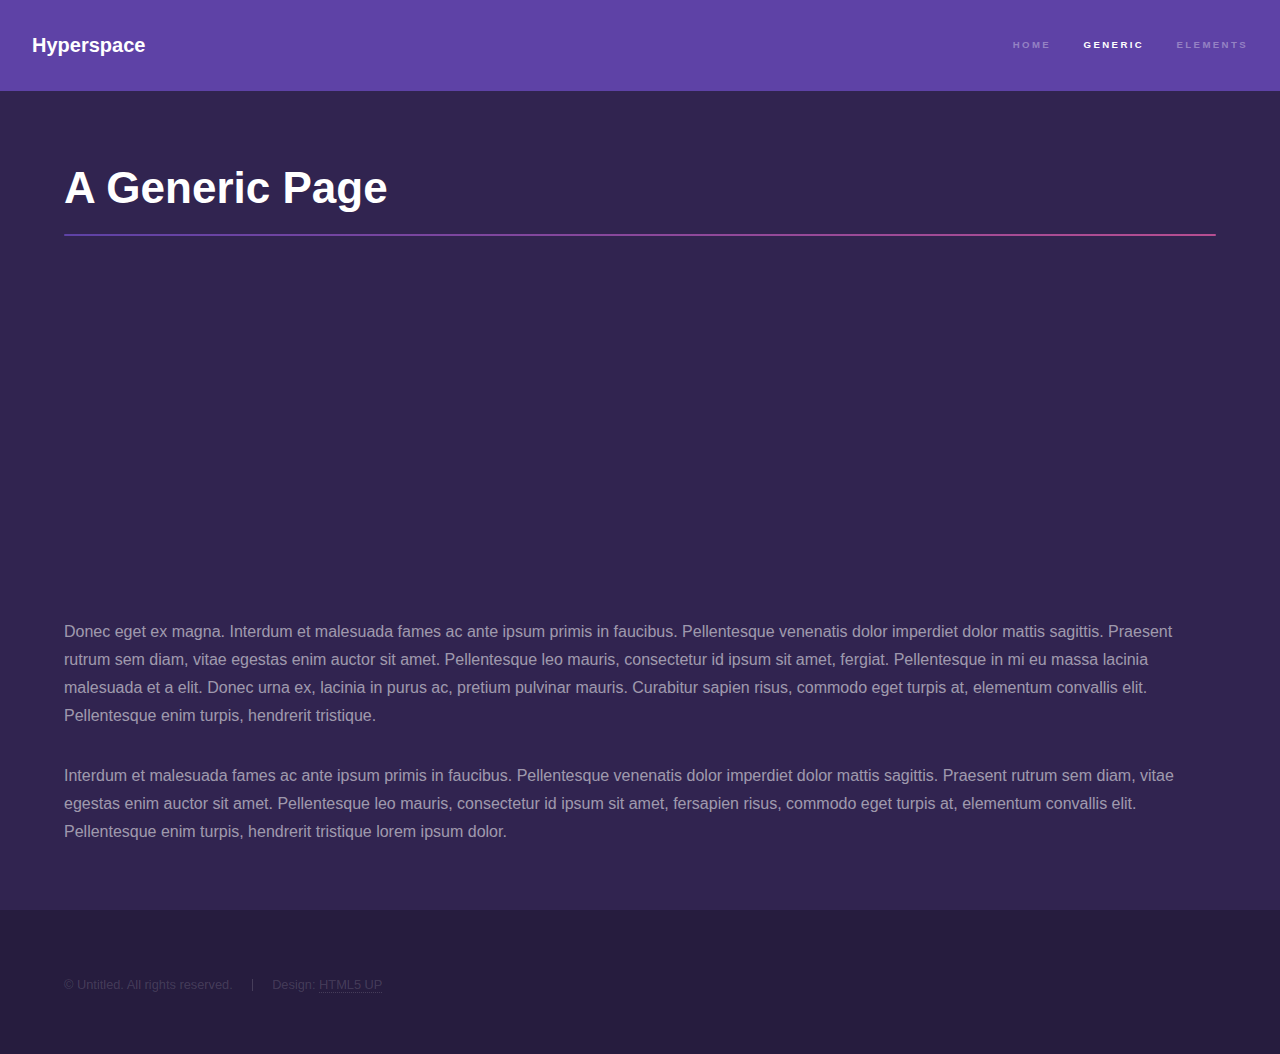
<file: generic.html>
<!DOCTYPE HTML>
<!--
	Hyperspace by HTML5 UP
	html5up.net | @ajlkn
	Free for personal and commercial use under the CCA 3.0 license (html5up.net/license)
-->
<html>
	<head>
		<title>Generic - Hyperspace by HTML5 UP</title>
		<meta charset="utf-8" />
		<meta name="viewport" content="width=device-width, initial-scale=1, user-scalable=no" />
		<link rel="stylesheet" href="assets/css/main.css" />
		<noscript><link rel="stylesheet" href="assets/css/noscript.css" /></noscript>
	</head>
	<body class="is-preload">

		<!-- Header -->
			<header id="header">
				<a href="index.html" class="title">Hyperspace</a>
				<nav>
					<ul>
						<li><a href="index.html">Home</a></li>
						<li><a href="generic.html" class="active">Generic</a></li>
						<li><a href="elements.html">Elements</a></li>
					</ul>
				</nav>
			</header>

		<!-- Wrapper -->
			<div id="wrapper">

				<!-- Main -->
					<section id="main" class="wrapper">
						<div class="inner">
							<h1 class="major">A Generic Page</h1>
							<iframe width="560" height="315" src="https://www.youtube.com/embed/KCtkGPyqFz4?si=2zqkP8KHR_r1PRnZ" title="YouTube video player" frameborder="0" allow="accelerometer; autoplay; clipboard-write; encrypted-media; gyroscope; picture-in-picture; web-share" referrerpolicy="strict-origin-when-cross-origin" allowfullscreen></iframe>
							<p>Donec eget ex magna. Interdum et malesuada fames ac ante ipsum primis in faucibus. Pellentesque venenatis dolor imperdiet dolor mattis sagittis. Praesent rutrum sem diam, vitae egestas enim auctor sit amet. Pellentesque leo mauris, consectetur id ipsum sit amet, fergiat. Pellentesque in mi eu massa lacinia malesuada et a elit. Donec urna ex, lacinia in purus ac, pretium pulvinar mauris. Curabitur sapien risus, commodo eget turpis at, elementum convallis elit. Pellentesque enim turpis, hendrerit tristique.</p>
							<p>Interdum et malesuada fames ac ante ipsum primis in faucibus. Pellentesque venenatis dolor imperdiet dolor mattis sagittis. Praesent rutrum sem diam, vitae egestas enim auctor sit amet. Pellentesque leo mauris, consectetur id ipsum sit amet, fersapien risus, commodo eget turpis at, elementum convallis elit. Pellentesque enim turpis, hendrerit tristique lorem ipsum dolor.</p>
						</div>
					</section>

			</div>

		<!-- Footer -->
			<footer id="footer" class="wrapper alt">
				<div class="inner">
					<ul class="menu">
						<li>&copy; Untitled. All rights reserved.</li><li>Design: <a href="http://html5up.net">HTML5 UP</a></li>
					</ul>
				</div>
			</footer>

		<!-- Scripts -->
			<script src="assets/js/jquery.min.js"></script>
			<script src="assets/js/jquery.scrollex.min.js"></script>
			<script src="assets/js/jquery.scrolly.min.js"></script>
			<script src="assets/js/browser.min.js"></script>
			<script src="assets/js/breakpoints.min.js"></script>
			<script src="assets/js/util.js"></script>
			<script src="assets/js/main.js"></script>

	</body>
</html>
</file>
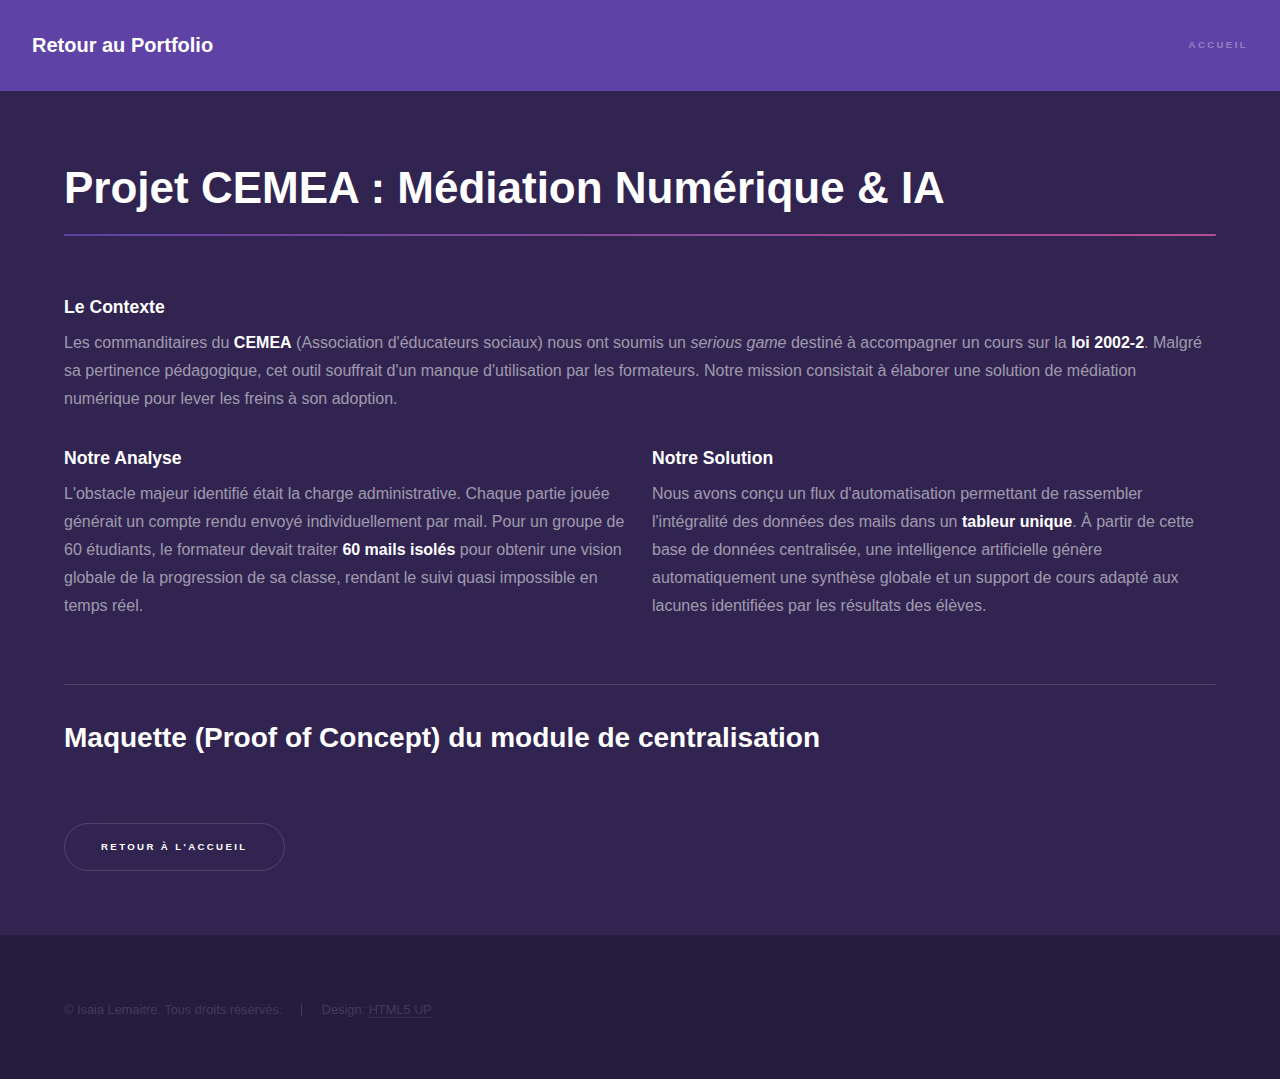
<file: Projet-cemea.html>
<!DOCTYPE HTML>
<html>
	<head>
		<title>Projet CEMEA - Isaia Lemaitre</title>
		<meta charset="utf-8" />
		<meta name="viewport" content="width=device-width, initial-scale=1, user-scalable=no" />
		<link rel="stylesheet" href="assets/css/main.css" />
		<noscript><link rel="stylesheet" href="assets/css/noscript.css" /></noscript>
        <style>
            /* Style corrigé pour la vidéo locale */
            .video-container {
                position: relative;
                width: 100%;
                border-radius: 0.25em;
                overflow: hidden;
                margin-top: 2em;
                margin-bottom: 2em;
                line-height: 0; /* Évite les espaces vides sous la vidéo */
            }
            video {
                width: 100%;
                height: auto;
                display: block;
                box-shadow: 0 10px 30px rgba(0,0,0,0.5);
            }
        </style>
	</head>
	<body class="is-preload">

		<header id="header">
				<a href="index.html" class="title">Retour au Portfolio</a>
				<nav>
					<ul>
						<li><a href="index.html">Accueil</a></li>
					</ul>
				</nav>
			</header>

		<div id="wrapper">

				<section id="main" class="wrapper">
						<div class="inner">
							<h1 class="major">Projet CEMEA : Médiation Numérique & IA</h1>
							
							<div class="row">
								<div class="col-12">
									<h3>Le Contexte</h3>
									<p>Les commanditaires du <strong>CEMEA</strong> (Association d'éducateurs sociaux) nous ont soumis un <em>serious game</em> destiné à accompagner un cours sur la <strong>loi 2002-2</strong>. Malgré sa pertinence pédagogique, cet outil souffrait d'un manque d'utilisation par les formateurs. Notre mission consistait à élaborer une solution de médiation numérique pour lever les freins à son adoption.</p>
								</div>

								<div class="col-6 col-12-medium">
									<h3>Notre Analyse</h3>
									<p>L'obstacle majeur identifié était la charge administrative. Chaque partie jouée générait un compte rendu envoyé individuellement par mail. Pour un groupe de 60 étudiants, le formateur devait traiter <strong>60 mails isolés</strong> pour obtenir une vision globale de la progression de sa classe, rendant le suivi quasi impossible en temps réel.</p>
								</div>

								<div class="col-6 col-12-medium">
									<h3>Notre Solution</h3>
									<p>Nous avons conçu un flux d'automatisation permettant de rassembler l'intégralité des données des mails dans un <strong>tableur unique</strong>. À partir de cette base de données centralisée, une intelligence artificielle génère automatiquement une synthèse globale et un support de cours adapté aux lacunes identifiées par les résultats des élèves.</p>
								</div>
							</div>

							<hr />

							<h2>Maquette (Proof of Concept) du module de centralisation</h2>
							
							<div class="video-container">
								
							</div>

							<ul class="actions">
								<li><a href="index.html" class="button">Retour à l'accueil</a></li>
							</ul>
						</div>
					</section>

			</div>

		<footer id="footer" class="wrapper alt">
				<div class="inner">
					<ul class="menu">
						<li>&copy; Isaia Lemaitre. Tous droits réservés.</li><li>Design: <a href="http://html5up.net">HTML5 UP</a></li>
					</ul>
				</div>
			</footer>

		<script src="assets/js/jquery.min.js"></script>
			<script src="assets/js/jquery.scrollex.min.js"></script>
			<script src="assets/js/jquery.scrolly.min.js"></script>
			<script src="assets/js/browser.min.js"></script>
			<script src="assets/js/breakpoints.min.js"></script>
			<script src="assets/js/util.js"></script>
			<script src="assets/js/main.js"></script>

	</body>
</html>
</file>
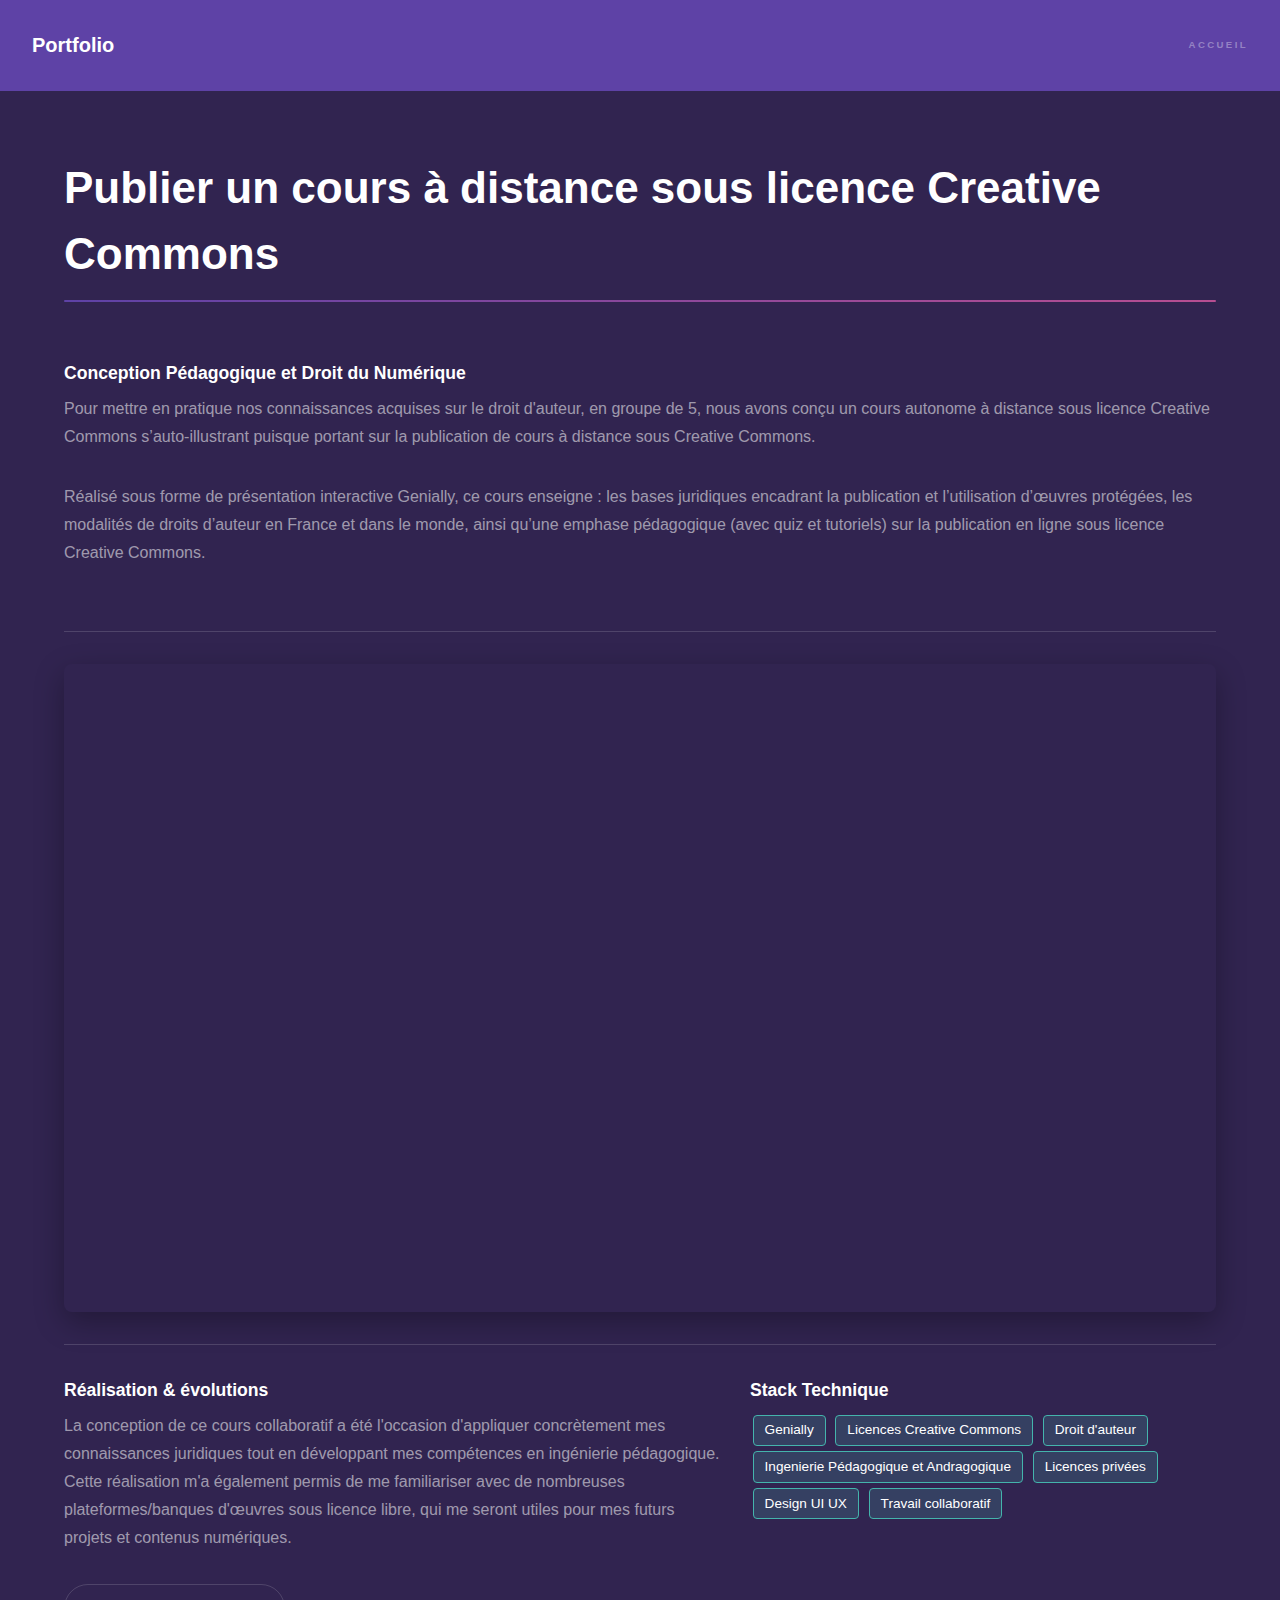
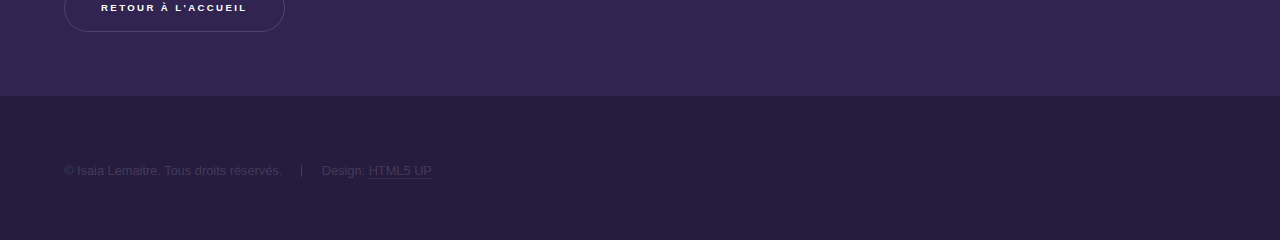
<file: projet-creativecommons.html>
<!DOCTYPE HTML>
<html>
	<head>
		<title>Publier un cours à distance sous licence Creative Commons</title>
		<meta charset="utf-8" />
		<meta name="viewport" content="width=device-width, initial-scale=1, user-scalable=no" />
		<link rel="stylesheet" href="assets/css/main.css" />
		<noscript><link rel="stylesheet" href="assets/css/noscript.css" /></noscript>
		<style>

			/* Style pour les badges de la Stack Technique */
			.tech-badge {
				background: rgba(68, 180, 172, 0.2);
				border: 1px solid #44b4ac;
				border-radius: 4px;
				padding: 0.2em 0.8em;
				margin: 0.2em;
				display: inline-block;
				font-size: 0.85em;
				color: #ffffff;
			}
		</style>
	</head>
	<body class="is-preload">

		<header id="header">
				<a href="index.html" class="title">Portfolio</a>
				<nav>
					<ul>
						<li><a href="index.html">Accueil</a></li>
					</ul>
				</nav>
			</header>

		<div id="wrapper">

				<section id="main" class="wrapper">
						<div class="inner">
							<h1 class="major">Publier un cours à distance sous licence Creative Commons</h1>
							
							<div class="row">
								<div class="col-12">
									<h3>Conception Pédagogique et Droit du Numérique</h3>
									<p>
										Pour mettre en pratique nos connaissances acquises sur le droit d'auteur, en groupe de 5, nous avons conçu un cours autonome à distance sous licence Creative Commons s’auto-illustrant puisque portant sur la publication de cours à distance sous Creative Commons.
									</p>
									<p>
										Réalisé sous forme de présentation interactive Genially, ce cours enseigne : les bases juridiques encadrant la publication et l’utilisation d’œuvres protégées, les modalités de droits d’auteur en France et dans le monde, ainsi qu’une emphase pédagogique (avec quiz et tutoriels) sur la publication en ligne sous licence Creative Commons.
									</p>
								</div>
							</div>

							<hr />

							<div style="width: 100%; margin: 2em 0; border-radius: 8px; overflow: hidden; box-shadow: 0 10px 30px rgba(0,0,0,0.3);">
                                <div style="position: relative; padding-bottom: 56.25%; padding-top: 0; height: 0;">
                                    <iframe title="Présentation du métier d'ingénieur pédagogique" 
                                            frameborder="0" width="1200" height="675" 
                                            style="position: absolute; top: 0; left: 0; width: 100%; height: 100%;" 
                                            src="https://view.genially.com/69a0878b7aa4c2da584fe231/interactive-content-publier-un-cours-sous-licence-creative-commons" 
                                            type="text/html" allowscriptaccess="always" 
                                            allowfullscreen="true" scrolling="yes" 
                                            allownetworking="all">
                                    </iframe> 
                                </div> 
                            </div>
							<hr />
							<div class="row">
								<div class="col-7 col-12-medium">
									<h3>Réalisation & évolutions</h3>
									<p>La conception de ce cours collaboratif a été l'occasion d'appliquer concrètement mes connaissances juridiques tout en développant mes compétences en ingénierie pédagogique. Cette réalisation m'a également permis de me familiariser avec de nombreuses plateformes/banques d'œuvres sous licence libre, qui me seront utiles pour mes futurs projets et contenus numériques.</p>
								</div>
								<div class="col-5 col-12-medium">
									<h3>Stack Technique</h3>
									<div class="tech-stack">
										<span class="tech-badge">Genially</span>
										<span class="tech-badge">Licences Creative Commons</span>
										<span class="tech-badge">Droit d'auteur</span>
										<span class="tech-badge">Ingenierie Pédagogique et Andragogique</span>
										<span class="tech-badge">Licences privées</span>
										<span class="tech-badge">Design UI UX</span>
										<span class="tech-badge">Travail collaboratif</span>
									</div>
								</div>
							</div>

							<ul class="actions">
								<li><a href="index.html" class="button">Retour à l'accueil</a></li>
							</ul>
						</div>
					</section>

			</div>

		<footer id="footer" class="wrapper alt">
				<div class="inner">
					<ul class="menu">
						<li>&copy; Isaia Lemaitre. Tous droits réservés.</li><li>Design: <a href="http://html5up.net">HTML5 UP</a></li>
					</ul>
				</div>
			</footer>

		<script src="assets/js/jquery.min.js"></script>
			<script src="assets/js/jquery.scrollex.min.js"></script>
			<script src="assets/js/jquery.scrolly.min.js"></script>
			<script src="assets/js/browser.min.js"></script>
			<script src="assets/js/breakpoints.min.js"></script>
			<script src="assets/js/util.js"></script>
			<script src="assets/js/main.js"></script>

	</body>
</html>
</file>
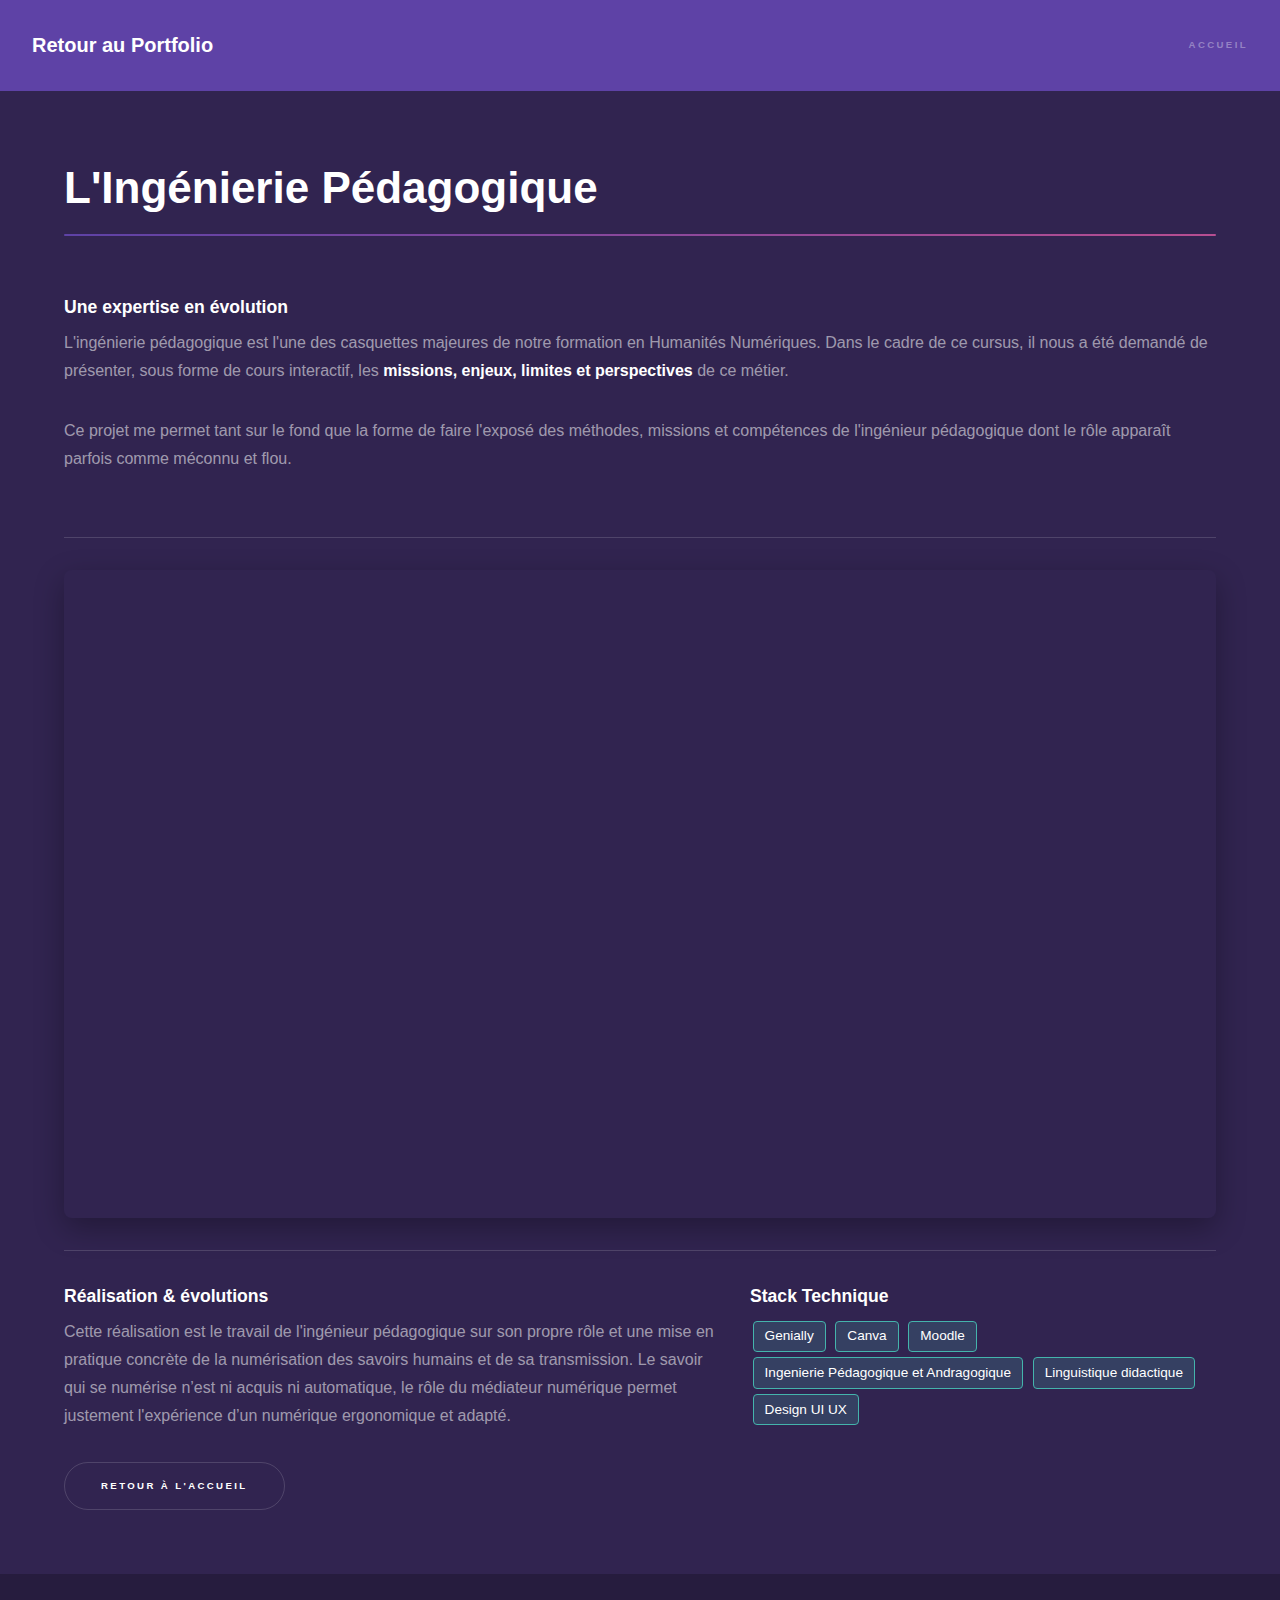
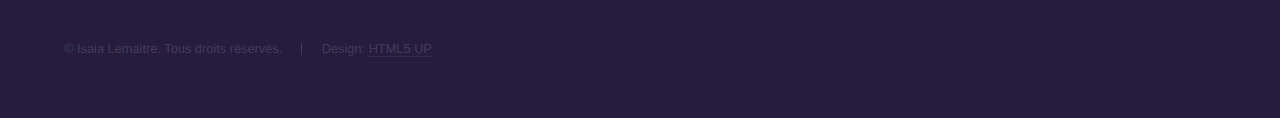
<file: projet-ingenierie.html>
<!DOCTYPE HTML>
<html>
	<head>
		<title>Ingénierie Pédagogique - Isaia Lemaitre</title>
		<meta charset="utf-8" />
		<meta name="viewport" content="width=device-width, initial-scale=1, user-scalable=no" />
		<link rel="stylesheet" href="assets/css/main.css" />
		<noscript><link rel="stylesheet" href="assets/css/noscript.css" /></noscript>
		<style>

			/* Style pour les badges de la Stack Technique */
			.tech-badge {
				background: rgba(68, 180, 172, 0.2);
				border: 1px solid #44b4ac;
				border-radius: 4px;
				padding: 0.2em 0.8em;
				margin: 0.2em;
				display: inline-block;
				font-size: 0.85em;
				color: #ffffff;
			}
		</style>
	</head>
	<body class="is-preload">

		<header id="header">
				<a href="index.html" class="title">Retour au Portfolio</a>
				<nav>
					<ul>
						<li><a href="index.html">Accueil</a></li>
					</ul>
				</nav>
			</header>

		<div id="wrapper">

				<section id="main" class="wrapper">
						<div class="inner">
							<h1 class="major">L'Ingénierie Pédagogique</h1>
							
							<div class="row">
								<div class="col-12">
									<h3>Une expertise en évolution</h3>
									<p>
										L'ingénierie pédagogique est l'une des casquettes majeures de notre formation en Humanités Numériques. 
										Dans le cadre de ce cursus, il nous a été demandé de présenter, sous forme de cours interactif, 
										les <strong>missions, enjeux, limites et perspectives</strong> de ce métier.
									</p>
									<p>
										Ce projet me permet tant sur le fond que la forme de faire l'exposé des méthodes, missions et compétences de l'ingénieur pédagogique dont le rôle apparaît parfois comme méconnu et flou.
									</p>
								</div>
							</div>

							<hr />

							<div style="width: 100%; margin: 2em 0; border-radius: 8px; overflow: hidden; box-shadow: 0 10px 30px rgba(0,0,0,0.3);">
                                <div style="position: relative; padding-bottom: 56.25%; padding-top: 0; height: 0;">
                                    <iframe title="Présentation du métier d'ingénieur pédagogique" 
                                            frameborder="0" width="1200" height="675" 
                                            style="position: absolute; top: 0; left: 0; width: 100%; height: 100%;" 
                                            src="https://view.genially.com/699f6f1bf68c1cb06c55404a" 
                                            type="text/html" allowscriptaccess="always" 
                                            allowfullscreen="true" scrolling="yes" 
                                            allownetworking="all">
                                    </iframe> 
                                </div> 
                            </div>
							<hr />
							<div class="row">
								<div class="col-7 col-12-medium">
									<h3>Réalisation & évolutions</h3>
									<p>Cette réalisation est le travail de l'ingénieur pédagogique sur son propre rôle et une mise en pratique concrète de la numérisation des savoirs humains et de sa transmission. Le savoir qui se numérise n’est ni acquis ni automatique, le rôle du médiateur numérique permet justement l'expérience d’un numérique ergonomique et adapté.</p>
								</div>
								<div class="col-5 col-12-medium">
									<h3>Stack Technique</h3>
									<div class="tech-stack">
										<span class="tech-badge">Genially</span>
										<span class="tech-badge">Canva</span>
										<span class="tech-badge">Moodle</span>
										<span class="tech-badge">Ingenierie Pédagogique et Andragogique</span>
										<span class="tech-badge">Linguistique didactique</span>
										<span class="tech-badge">Design UI UX</span>
									</div>
								</div>
							</div>

							<ul class="actions">
								<li><a href="index.html" class="button">Retour à l'accueil</a></li>
							</ul>
						</div>
					</section>

			</div>

		<footer id="footer" class="wrapper alt">
				<div class="inner">
					<ul class="menu">
						<li>&copy; Isaia Lemaitre. Tous droits réservés.</li><li>Design: <a href="http://html5up.net">HTML5 UP</a></li>
					</ul>
				</div>
			</footer>

		<script src="assets/js/jquery.min.js"></script>
			<script src="assets/js/jquery.scrollex.min.js"></script>
			<script src="assets/js/jquery.scrolly.min.js"></script>
			<script src="assets/js/browser.min.js"></script>
			<script src="assets/js/breakpoints.min.js"></script>
			<script src="assets/js/util.js"></script>
			<script src="assets/js/main.js"></script>

	</body>
</html>
</file>
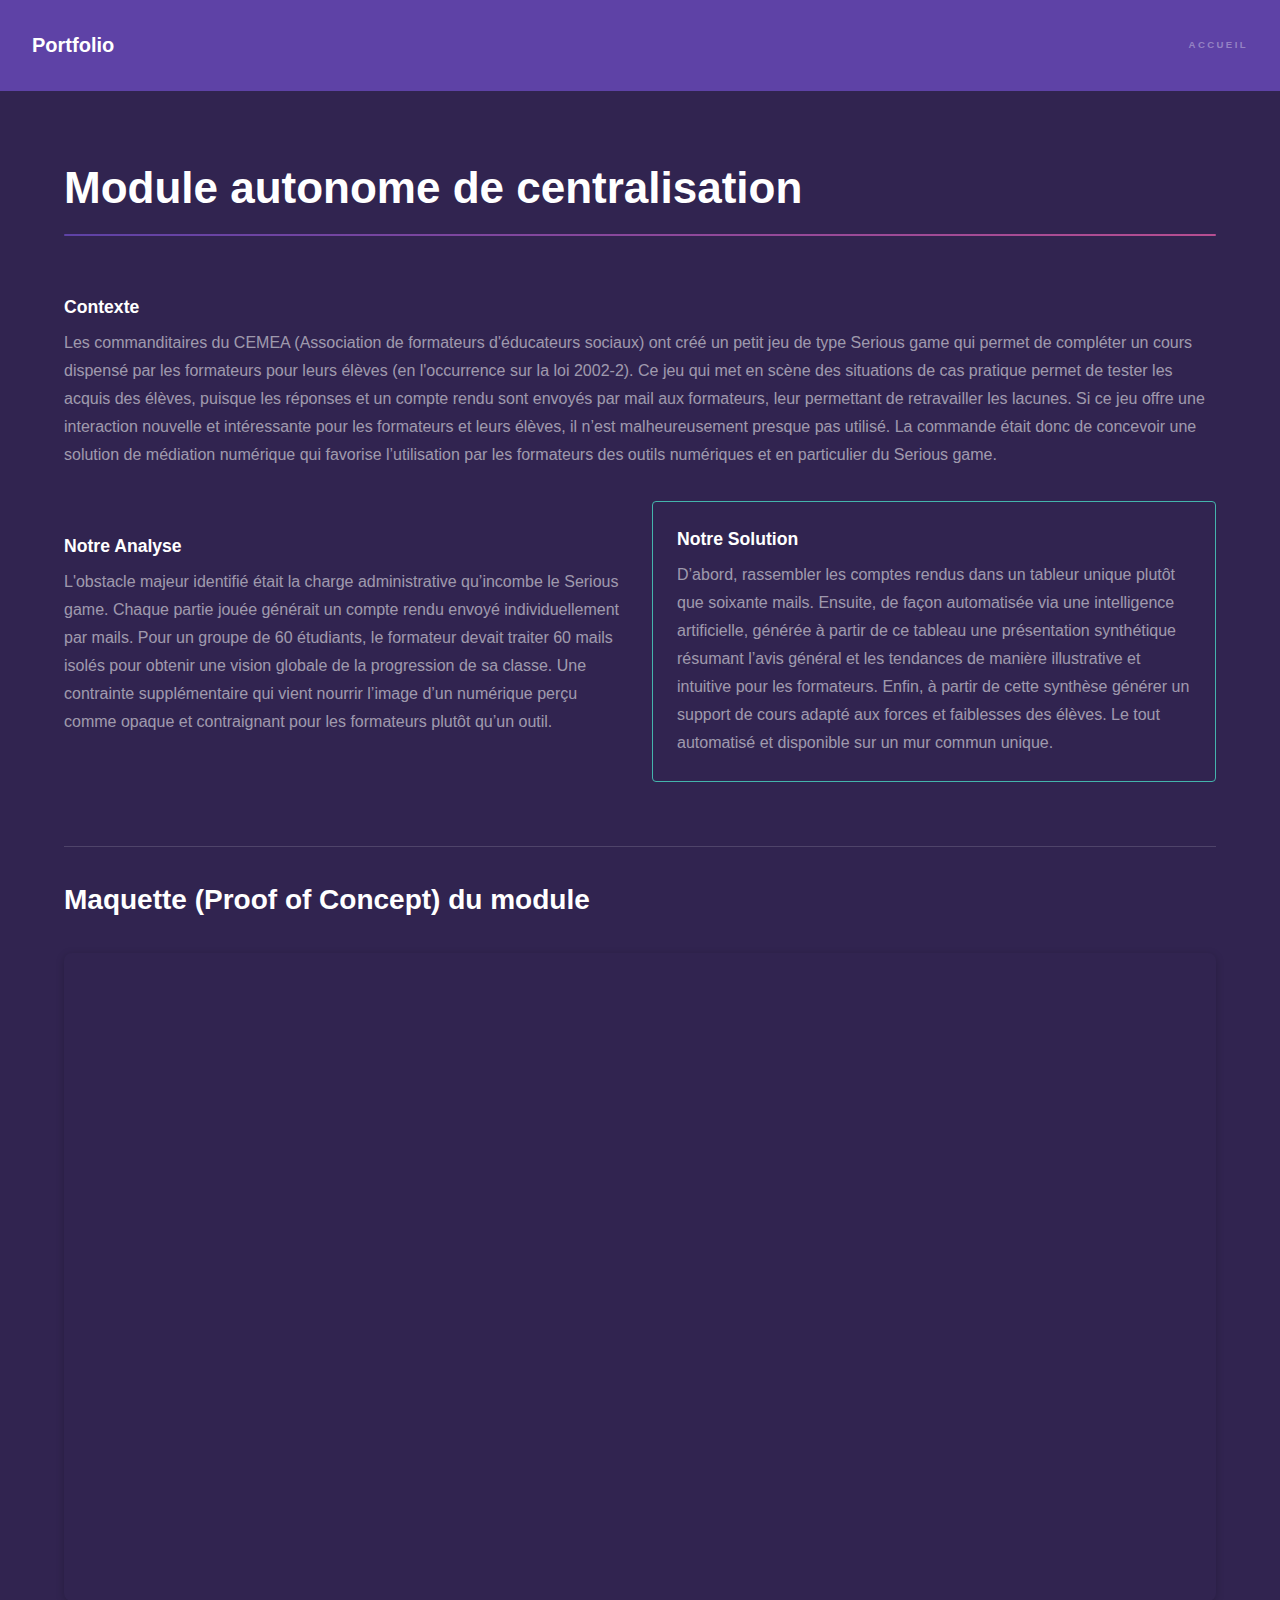
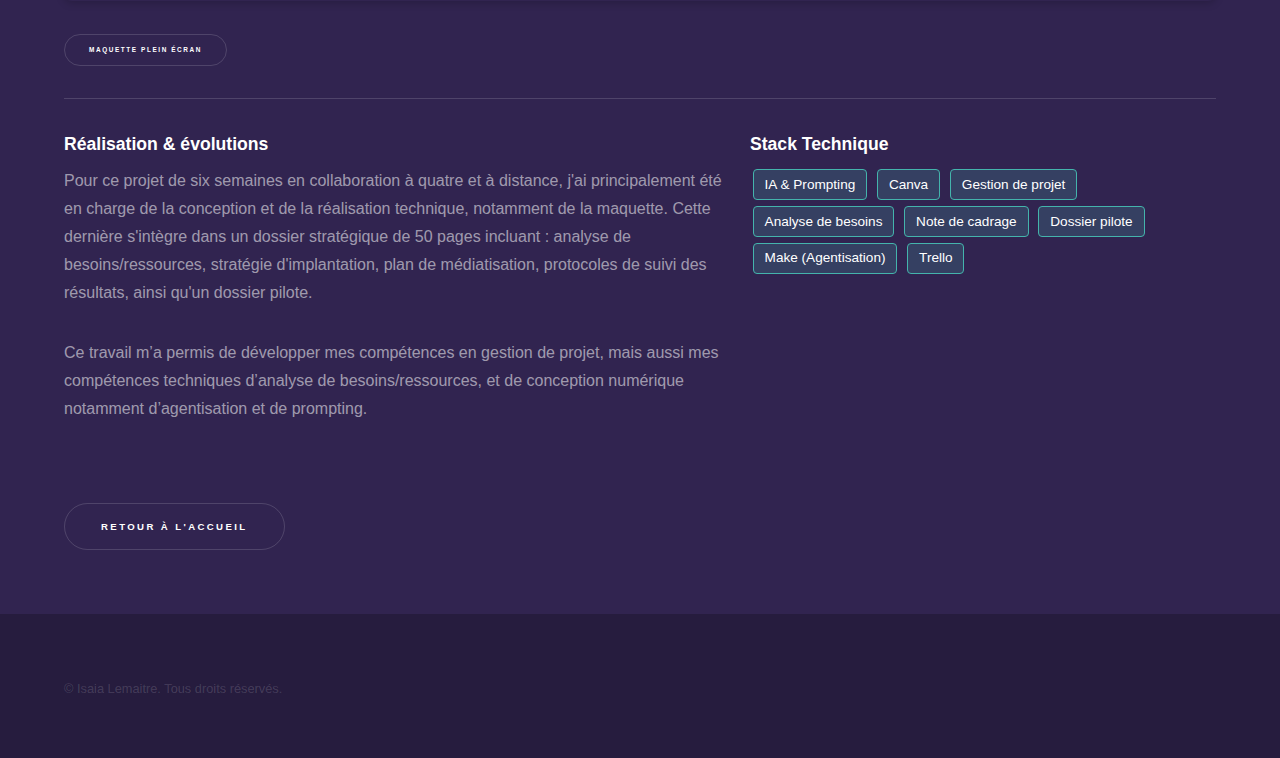
<file: projet-mediation.html>
<!DOCTYPE HTML>
<html>
	<head>
		<title>Projet CEMEA - Isaia Lemaitre</title>
		<meta charset="utf-8" />
		<meta name="viewport" content="width=device-width, initial-scale=1, user-scalable=no" />
		<link rel="stylesheet" href="assets/css/main.css" />
		<noscript><link rel="stylesheet" href="assets/css/noscript.css" /></noscript>
		<style>
			
			.solution-box {
				border-color: #44b4ac !important;
				animation: glowPulse 3s infinite ease-in-out;			
				transition: transform 0.3s ease;
			}

			.solution-box:hover { transform: translateY(-5px); }

			/* Style pour les badges de la Stack Technique */
			.tech-badge {
				background: rgba(68, 180, 172, 0.2);
				border: 1px solid #44b4ac;
				border-radius: 4px;
				padding: 0.2em 0.8em;
				margin: 0.2em;
				display: inline-block;
				font-size: 0.85em;
				color: #ffffff;
			}
		</style>
	</head>
	<body class="is-preload">

		<!-- Header -->
			<header id="header">
				<a href="index.html" class="title">Portfolio</a>
				<nav>
					<ul>
						<li><a href="index.html">Accueil</a></li>
					</ul>
				</nav>
			</header>

		<div id="wrapper">
			<section id="main" class="wrapper">
				<div class="inner">
					<h1 class="major">Module autonome de centralisation</h1>
					
					<div class="row">
						<div class="col-12">
							<h3>Contexte</h3>
							<p>Les commanditaires du CEMEA (Association de formateurs d'éducateurs sociaux) ont créé un petit jeu de type Serious game qui permet de compléter un cours dispensé par les formateurs pour leurs élèves (en l'occurrence sur la loi 2002-2). Ce jeu qui met en scène des situations de cas pratique permet de tester les acquis des élèves, puisque les réponses et un compte rendu sont envoyés par mail aux formateurs, leur permettant de retravailler les lacunes. Si ce jeu offre une interaction nouvelle et intéressante pour les formateurs et leurs élèves, il n’est malheureusement presque pas utilisé. La commande était donc de concevoir une solution de médiation numérique qui favorise l’utilisation par les formateurs des outils numériques et en particulier du Serious game.</p>
						</div>

						<div class="col-6 col-12-medium">
							<p>

							</p>
							<h3>Notre Analyse</h3>
							<p>L'obstacle majeur identifié était la charge administrative qu’incombe le Serious game. Chaque partie jouée générait un compte rendu envoyé individuellement par mails. Pour un groupe de 60 étudiants, le formateur devait traiter 60 mails isolés pour obtenir une vision globale de la progression de sa classe. Une contrainte supplémentaire qui vient nourrir l’image d’un numérique perçu comme opaque et contraignant pour les formateurs plutôt qu’un outil.</p>
						</div>
						
						<div class="col-6 col-12-medium">
							<div class="box solution-box">
								<h3>Notre Solution</h3>
								<p>D’abord, rassembler les comptes rendus dans un tableur unique plutôt que soixante mails. Ensuite, de façon automatisée via une intelligence artificielle, générée à partir de ce tableau une présentation synthétique résumant l’avis général et les tendances de manière illustrative et intuitive pour les formateurs. Enfin, à partir de cette synthèse générer un support de cours adapté aux forces et faiblesses des élèves. Le tout automatisé et disponible sur un mur commun unique.</p>
							</div>
						</div>
					</div>

					<hr />

					<h2>Maquette (Proof of Concept) du module</h2>
					<div style="position: relative; width: 100%; height: 0; padding-top: 56.25%; box-shadow: 0 2px 8px rgba(0,0,0,0.2); margin: 2em 0; overflow: hidden; border-radius: 8px;">
						<iframe loading="lazy" style="position: absolute; width: 100%; height: 100%; top: 0; left: 0; border: none;"
							src="https://www.canva.com/design/DAG-T9Lpmhs/yK1HE9srj7hjt8YXMYwHTA/view?embed" allowfullscreen>
						</iframe>
					</div>
					<p><a href="https://www.canva.com/design/DAG-T9Lpmhs/yK1HE9srj7hjt8YXMYwHTA/view" target="_blank" class="button small">Maquette plein écran</a></p>

					<hr />

					<div class="row">
						<div class="col-7 col-12-medium">
							<h3>Réalisation & évolutions</h3>
							<p>Pour ce projet de six semaines en collaboration à quatre et à distance, j'ai principalement été en charge de la conception et de la réalisation technique, notamment de la maquette. Cette dernière s'intègre dans un dossier stratégique de 50 pages incluant : analyse de besoins/ressources, stratégie d'implantation, plan de médiatisation, protocoles de suivi des résultats, ainsi qu'un dossier pilote.</p>
							<p>Ce travail m’a permis de développer mes compétences en gestion de projet, mais aussi mes compétences techniques d’analyse de besoins/ressources, et de conception numérique notamment d’agentisation et de prompting.</p>
						</div>
						<div class="col-5 col-12-medium">
							<h3>Stack Technique</h3>
							<div class="tech-stack">
								<span class="tech-badge">IA & Prompting</span>
								<span class="tech-badge">Canva</span>
								<span class="tech-badge">Gestion de projet</span>
								<span class="tech-badge">Analyse de besoins</span>
								<span class="tech-badge">Note de cadrage</span>
								<span class="tech-badge">Dossier pilote</span>
								<span class="tech-badge">Make (Agentisation)</span>
								<span class="tech-badge">Trello</span>
							</div>
						</div>
					</div>

					<ul class="actions" style="margin-top: 3em;">
						<li><a href="index.html" class="button">Retour à l'accueil</a></li>
					</ul>
				</div>
			</section>
		</div>

		<footer id="footer" class="wrapper alt">
			<div class="inner">
				<ul class="menu">
					<li>&copy; Isaia Lemaitre. Tous droits réservés.</li>
				</ul>
			</div>
		</footer>

		<script src="assets/js/jquery.min.js"></script>
		<script src="assets/js/jquery.scrollex.min.js"></script>
		<script src="assets/js/jquery.scrolly.min.js"></script>
		<script src="assets/js/browser.min.js"></script>
		<script src="assets/js/breakpoints.min.js"></script>
		<script src="assets/js/util.js"></script>
		<script src="assets/js/main.js"></script>
	</body>
</html>
</file>
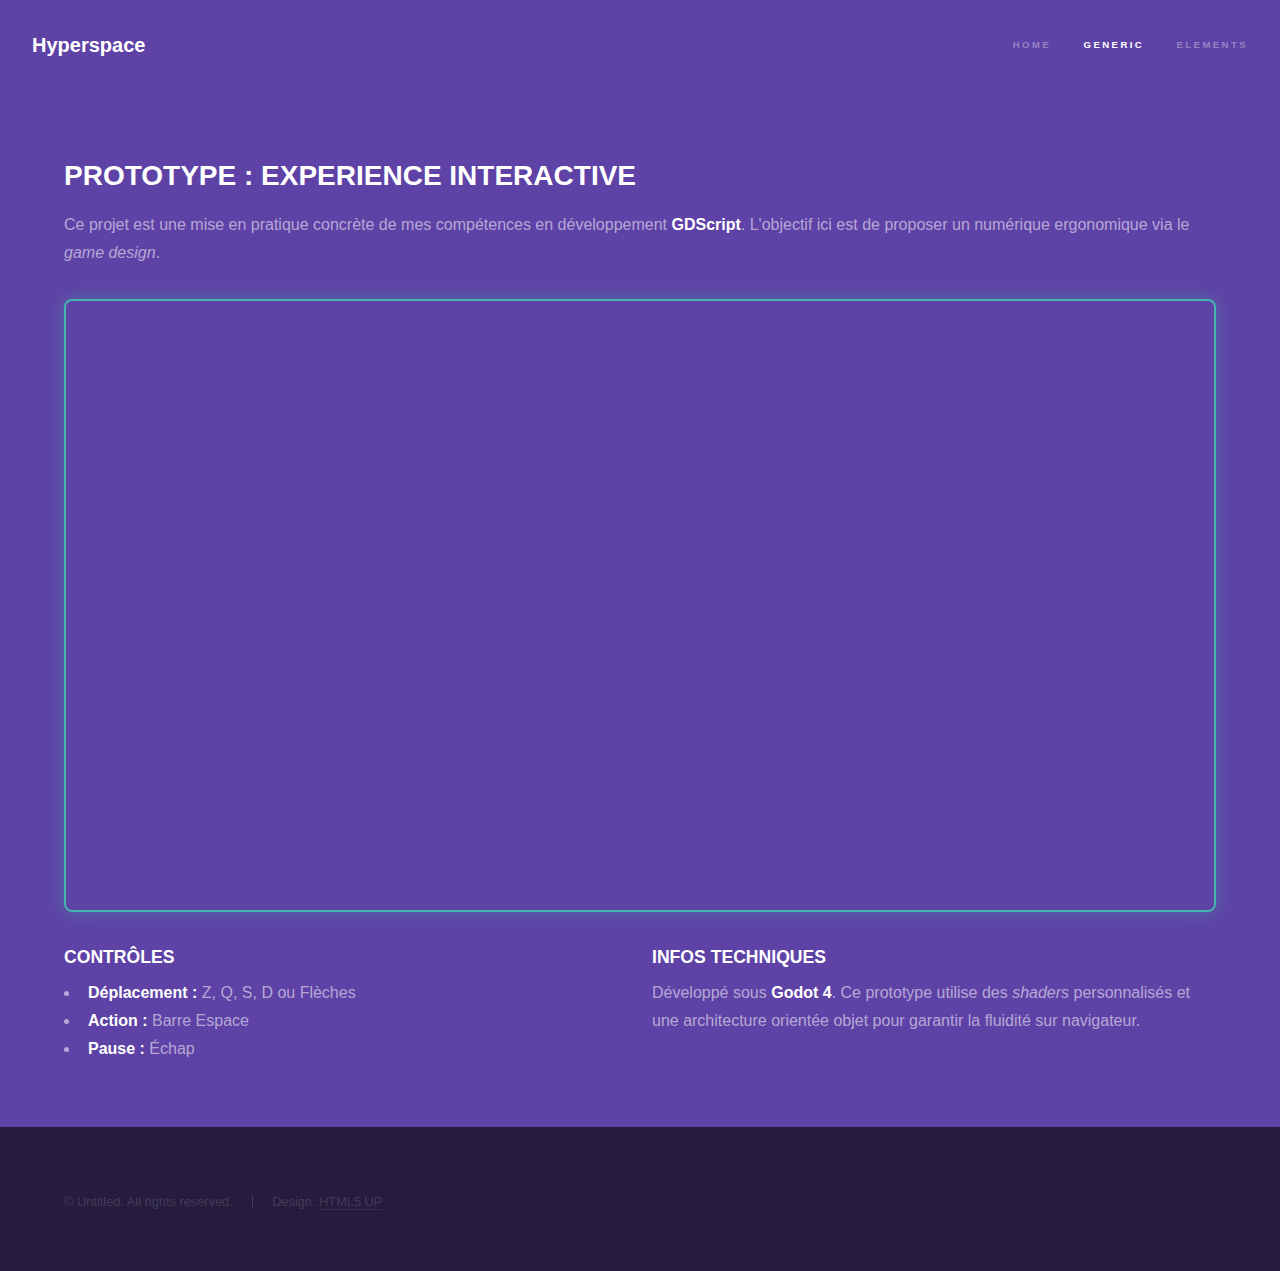
<file: projet-xspeed.html>
<!DOCTYPE HTML>
<!--
	Hyperspace by HTML5 UP
	html5up.net | @ajlkn
	Free for personal and commercial use under the CCA 3.0 license (html5up.net/license)
-->
<html>
	<head>
		<title>Generic - Hyperspace by HTML5 UP</title>
		<meta charset="utf-8" />
		<meta name="viewport" content="width=device-width, initial-scale=1, user-scalable=no" />
		<link rel="stylesheet" href="assets/css/main.css" />
		<noscript><link rel="stylesheet" href="assets/css/noscript.css" /></noscript>
	</head>
	<body class="is-preload">

		<!-- Header -->
			<header id="header">
				<a href="index.html" class="title">Hyperspace</a>
				<nav>
					<ul>
						<li><a href="index.html">Home</a></li>
						<li><a href="generic.html" class="active">Generic</a></li>
						<li><a href="elements.html">Elements</a></li>
					</ul>
				</nav>
			</header>

		<!-- Wrapper -->
			<section class="wrapper style1">
				<div class="inner">
					<h2 class="text-tech">PROTOTYPE : EXPERIENCE INTERACTIVE</h2>
					<p>
						Ce projet est une mise en pratique concrète de mes compétences en développement <strong>GDScript</strong>. 
						L'objectif ici est de proposer un numérique ergonomique via le <em>game design</em>.
					</p>

					<div class="video-container" style="border: 2px solid #44b4ac; box-shadow: 0 0 20px rgba(68, 180, 172, 0.4); border-radius: 8px; overflow: hidden;">
						<iframe src="https://itch.io/embed-upload/16714355?color=333333" 
								allowfullscreen="" 
								width="100%" 
								height="600"
								frameborder="0">
						</iframe>
					</div>

					<div class="row" style="margin-top: 2em;">
						<div class="col-6 col-12-medium">
							<h3 class="text-tech">CONTRÔLES</h3>
							<ul>
								<li><strong>Déplacement :</strong> Z, Q, S, D ou Flèches</li>
								<li><strong>Action :</strong> Barre Espace</li>
								<li><strong>Pause :</strong> Échap</li>
							</ul>
						</div>
						<div class="col-6 col-12-medium">
							<h3 class="text-tech">INFOS TECHNIQUES</h3>
							<p>Développé sous <strong>Godot 4</strong>. Ce prototype utilise des <em>shaders</em> personnalisés et une architecture orientée objet pour garantir la fluidité sur navigateur.</p>
						</div>
					</div>
				</div>
			</section>
		<!-- Footer -->
			<footer id="footer" class="wrapper alt">
				<div class="inner">
					<ul class="menu">
						<li>&copy; Untitled. All rights reserved.</li><li>Design: <a href="http://html5up.net">HTML5 UP</a></li>
					</ul>
				</div>
			</footer>

		<!-- Scripts -->
			<script src="assets/js/jquery.min.js"></script>
			<script src="assets/js/jquery.scrollex.min.js"></script>
			<script src="assets/js/jquery.scrolly.min.js"></script>
			<script src="assets/js/browser.min.js"></script>
			<script src="assets/js/breakpoints.min.js"></script>
			<script src="assets/js/util.js"></script>
			<script src="assets/js/main.js"></script>

	</body>
</html>
</file>
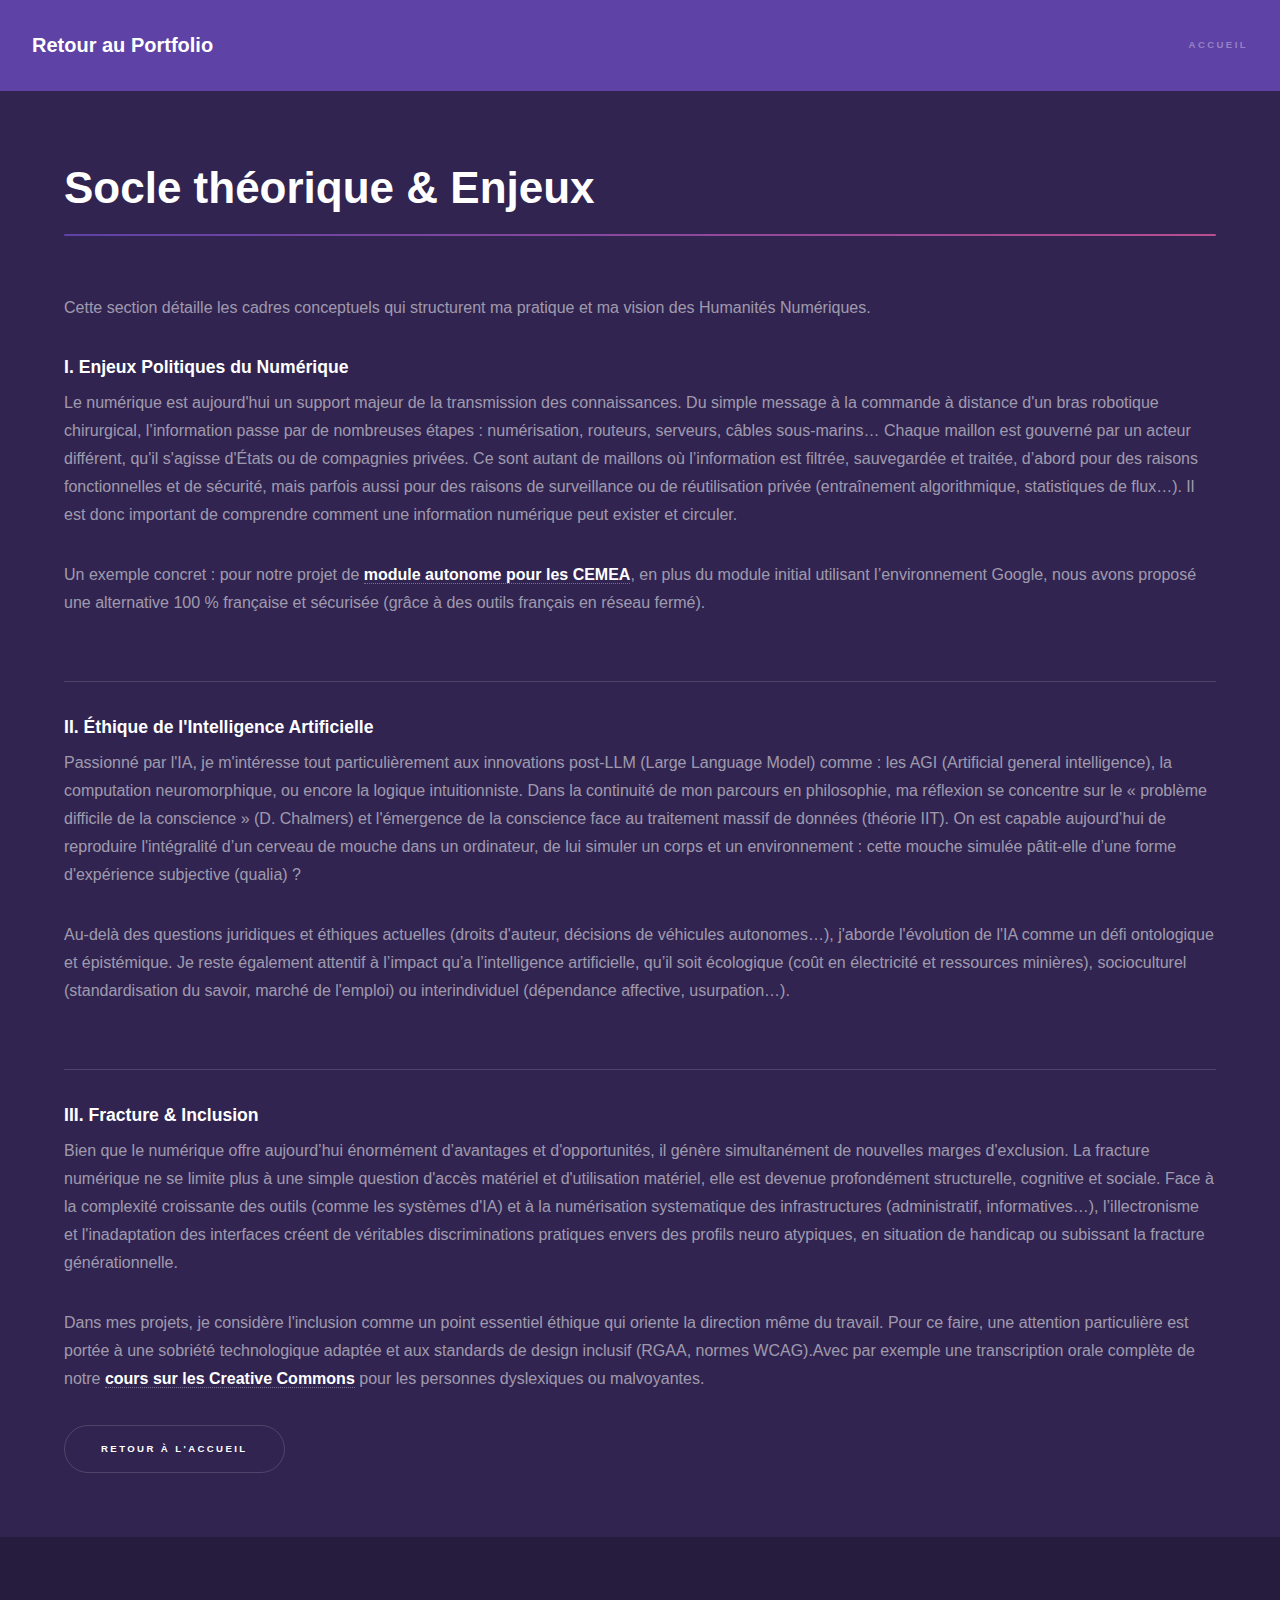
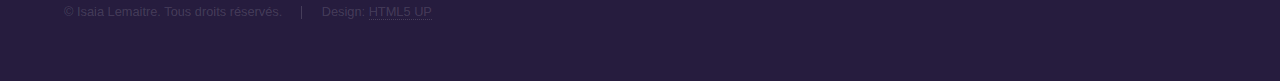
<file: Socleetenjeux.html>
<!DOCTYPE HTML>
<html>
	<head>
		<title>Socle Théorique & Enjeux - Portfolio</title>
		<meta charset="utf-8" />
		<meta name="viewport" content="width=device-width, initial-scale=1, user-scalable=no" />
		<link rel="stylesheet" href="assets/css/main.css" />
		<noscript><link rel="stylesheet" href="assets/css/noscript.css" /></noscript>
	</head>
	<body class="is-preload">

		<header id="header">
				<a href="index.html" class="title">Retour au Portfolio</a>
				<nav>
					<ul>
						<li><a href="index.html">Accueil</a></li>
					</ul>
				</nav>
			</header>

		<div id="wrapper">

				<section id="main" class="wrapper">
						<div class="inner">
							<h1 class="major">Socle théorique & Enjeux</h1>
							<p>Cette section détaille les cadres conceptuels qui structurent ma pratique et ma vision des Humanités Numériques.</p>

							<div class="row">
								<div class="col-12">
									<h3>I. Enjeux Politiques du Numérique</h3>
									<p>Le numérique est aujourd'hui un support majeur de la transmission des connaissances. Du simple message à la commande à distance d'un bras robotique chirurgical, l’information passe par de nombreuses étapes : numérisation, routeurs, serveurs, câbles sous-marins… Chaque maillon est gouverné par un acteur différent, qu'il s'agisse d'États ou de compagnies privées. Ce sont autant de maillons où l’information est filtrée, sauvegardée et traitée, d’abord pour des raisons fonctionnelles et de sécurité, mais parfois aussi pour des raisons de surveillance ou de réutilisation privée (entraînement algorithmique, statistiques de flux…). Il est donc important de comprendre comment une information numérique peut exister et circuler.</p>
									<p>Un exemple concret : pour notre projet de <a href="projet-mediation.html"><strong>module autonome pour les CEMEA</strong></a>, en plus du module initial utilisant l’environnement Google, nous avons proposé une alternative 100 % française et sécurisée (grâce à des outils français en réseau fermé).</p>
								</div>
							</div>

							<hr />

							<div class="row">
								
								<div class="col-12">
									<h3>II. Éthique de l'Intelligence Artificielle</h3>
									<p>Passionné par l'IA, je m'intéresse tout particulièrement aux innovations post-LLM (Large Language Model) comme : les AGI (Artificial general intelligence), la computation neuromorphique, ou encore la logique intuitionniste. Dans la continuité de mon parcours en philosophie, ma réflexion se concentre sur le « problème difficile de la conscience » (D. Chalmers) et l'émergence de la conscience face au traitement massif de données (théorie IIT). On est capable aujourd’hui de reproduire l'intégralité d’un cerveau de mouche dans un ordinateur, de lui simuler un corps et un environnement : cette mouche simulée pâtit-elle d’une forme d'expérience subjective (qualia) ?</p>
									<p>Au-delà des questions juridiques et éthiques actuelles (droits d'auteur, décisions de véhicules autonomes…), j'aborde l'évolution de l'IA comme un défi ontologique et épistémique. Je reste également attentif à l’impact qu’a l’intelligence artificielle, qu’il soit écologique (coût en électricité et ressources minières), socioculturel (standardisation du savoir, marché de l'emploi) ou interindividuel (dépendance affective, usurpation…).</p>
								</div>
							</div>

							<hr />

							<div class="row">
								<div class="col-12">
									<h3>III. Fracture & Inclusion</h3>
									<p>Bien que le numérique offre aujourd’hui énormément d’avantages et d'opportunités, il génère simultanément de nouvelles marges d'exclusion. La fracture numérique ne se limite plus à une simple question d'accès matériel et d'utilisation matériel, elle est devenue profondément structurelle, cognitive et sociale. Face à la complexité croissante des outils (comme les systèmes d'IA) et à la numérisation systematique des infrastructures (administratif, informatives…), l’illectronisme et l'inadaptation des interfaces créent de véritables discriminations pratiques envers des profils neuro atypiques, en situation de handicap ou subissant la fracture générationnelle.</p>
									<p>Dans mes projets, je considère l'inclusion comme un point essentiel éthique qui oriente la direction même du travail. Pour ce faire, une attention particulière est portée à une sobriété technologique adaptée et aux standards de design inclusif (RGAA, normes WCAG).Avec par exemple une transcription orale complète de notre <a href="projet-creativecommons.html"><strong>cours sur les Creative Commons</strong></a> pour les personnes dyslexiques ou malvoyantes.</p>
								</div>
							</div>

							<ul class="actions">
								<li><a href="index.html" class="button">Retour à l'accueil</a></li>
							</ul>
						</div>
					</section>

			</div>

		<footer id="footer" class="wrapper alt">
				<div class="inner">
					<ul class="menu">
						<li>&copy; Isaia Lemaitre. Tous droits réservés.</li><li>Design: <a href="http://html5up.net">HTML5 UP</a></li>
					</ul>
				</div>
			</footer>

		<script src="assets/js/jquery.min.js"></script>
			<script src="assets/js/jquery.scrollex.min.js"></script>
			<script src="assets/js/jquery.scrolly.min.js"></script>
			<script src="assets/js/browser.min.js"></script>
			<script src="assets/js/breakpoints.min.js"></script>
			<script src="assets/js/util.js"></script>
			<script src="assets/js/main.js"></script>

	</body>
</html>
</file>
<file: assets/css/noscript.css>
/*
	Hyperspace by HTML5 UP
	html5up.net | @ajlkn
	Free for personal and commercial use under the CCA 3.0 license (html5up.net/license)
*/

/* Spotlights */

	.spotlights > section > .image:before {
		opacity: 0 !important;
	}

	.spotlights > section > .content > .inner {
		-moz-transform: none !important;
		-webkit-transform: none !important;
		-ms-transform: none !important;
		transform: none !important;
		opacity: 1 !important;
	}

/* Wrapper */

	.wrapper > .inner {
		opacity: 1 !important;
		-moz-transform: none !important;
		-webkit-transform: none !important;
		-ms-transform: none !important;
		transform: none !important;
	}

/* Sidebar */

	#sidebar > .inner {
		opacity: 1 !important;
	}

	#sidebar nav > ul > li {
		-moz-transform: none !important;
		-webkit-transform: none !important;
		-ms-transform: none !important;
		transform: none !important;
		opacity: 1 !important;
	}
</file>
<file: assets/css/main.css>
@import url(fontawesome-all.min.css);

/*
	Hyperspace by HTML5 UP
	html5up.net | @ajlkn
	Free for personal and commercial use under the CCA 3.0 license (html5up.net/license)
*/

html, body, div, span, applet, object,
iframe, h1, h2, h3, h4, h5, h6, p, blockquote,
pre, a, abbr, acronym, address, big, cite,
code, del, dfn, em, img, ins, kbd, q, s, samp,
small, strike, strong, sub, sup, tt, var, b,
u, i, center, dl, dt, dd, ol, ul, li, fieldset,
form, label, legend, table, caption, tbody,
tfoot, thead, tr, th, td, article, aside,
canvas, details, embed, figure, figcaption,
footer, header, hgroup, menu, nav, output, ruby,
section, summary, time, mark, audio, video {
	margin: 0;
	padding: 0;
	border: 0;
	font-size: 100%;
	font: inherit;
	vertical-align: baseline;}

article, aside, details, figcaption, figure,
footer, header, hgroup, menu, nav, section {
	display: block;}

body {
	line-height: 1;
}

ol, ul {
	list-style: none;
}

blockquote, q {
	quotes: none;
}

	blockquote:before, blockquote:after, q:before, q:after {
		content: '';
		content: none;
	}

table {
	border-collapse: collapse;
	border-spacing: 0;
}

body {
	-webkit-text-size-adjust: none;
}

mark {
	background-color: transparent;
	color: inherit;
}

input::-moz-focus-inner {
	border: 0;
	padding: 0;
}

input, select, textarea {
	-moz-appearance: none;
	-webkit-appearance: none;
	-ms-appearance: none;
	appearance: none;
}

/* Basic */

	@-ms-viewport {
		width: device-width;
	}

	body {
		-ms-overflow-style: scrollbar;
	}

	@media screen and (max-width: 480px) {

		html, body {
			min-width: 320px;
		}

	}

	html {
		box-sizing: border-box;
	}

	*, *:before, *:after {
		box-sizing: inherit;
	}

	body {
		background: #312450;
	}

		body.is-preload *, body.is-preload *:before, body.is-preload *:after {
			-moz-animation: none !important;
			-webkit-animation: none !important;
			-ms-animation: none !important;
			animation: none !important;
			-moz-transition: none !important;
			-webkit-transition: none !important;
			-ms-transition: none !important;
			transition: none !important;
		}

/* Type */

	body, input, select, textarea {
		color: rgba(255, 255, 255, 0.55);
		font-family: Arial, Helvetica, sans-serif;
		font-size: 16.5pt;
		font-weight: normal;
		line-height: 1.75;
	}

		@media screen and (max-width: 1680px) {

			body, input, select, textarea {
				font-size: 13pt;
			}

		}

		@media screen and (max-width: 1280px) {

			body, input, select, textarea {
				font-size: 12pt;
			}

		}

		@media screen and (max-width: 360px) {

			body, input, select, textarea {
				font-size: 11pt;
			}

		}

	a {
		-moz-transition: color 0.2s ease, border-bottom-color 0.2s ease;
		-webkit-transition: color 0.2s ease, border-bottom-color 0.2s ease;
		-ms-transition: color 0.2s ease, border-bottom-color 0.2s ease;
		transition: color 0.2s ease, border-bottom-color 0.2s ease;
		border-bottom: dotted 1px rgba(255, 255, 255, 0.35);
		color: inherit;
		text-decoration: none;
	}

		a:hover {
			border-bottom-color: transparent;
			color: #ffffff;
		}

	strong, b {
		color: #ffffff;
		font-weight: bold;
	}

	em, i {
		font-style: italic;
	}

	p {
		margin: 0 0 2em 0;
	}

	h1, h2, h3, h4, h5, h6 {
		color: #ffffff;
		font-weight: bold;
		line-height: 1.5;
		margin: 0 0 0.5em 0;
	}

		h1 a, h2 a, h3 a, h4 a, h5 a, h6 a {
			color: inherit;
			text-decoration: none;
		}

	h1 {
		font-size: 2.75em;
	}

		h1.major {
			margin: 0 0 1.3em 0;
			position: relative;
			padding-bottom: 0.35em;
		}

			h1.major:after {
				background-image: -moz-linear-gradient(to right, #5e42a6, #b74e91);
				background-image: -webkit-linear-gradient(to right, #5e42a6, #b74e91);
				background-image: -ms-linear-gradient(to right, #5e42a6, #b74e91);
				background-image: linear-gradient(to right, #5e42a6, #b74e91);
				-moz-transition: max-width 0.2s ease;
				-webkit-transition: max-width 0.2s ease;
				-ms-transition: max-width 0.2s ease;
				transition: max-width 0.2s ease;
				border-radius: 0.2em;
				bottom: 0;
				content: '';
				height: 0.05em;
				position: absolute;
				right: 0;
				width: 100%;
			}

	h2 {
		font-size: 1.75em;
	}

	h3 {
		font-size: 1.1em;
	}

	h4 {
		font-size: 1em;
	}

	h5 {
		font-size: 0.8em;
	}

	h6 {
		font-size: 0.6em;
	}

	@media screen and (max-width: 736px) {

		h1 {
			font-size: 2em;
		}

		h2 {
			font-size: 1.25em;
		}

		h3 {
			font-size: 1em;
		}

		h4 {
			font-size: 0.8em;
		}

		h5 {
			font-size: 0.6em;
		}

		h6 {
			font-size: 0.6em;
		}

	}

	sub {
		font-size: 0.8em;
		position: relative;
		top: 0.5em;
	}

	sup {
		font-size: 0.8em;
		position: relative;
		top: -0.5em;
	}

	blockquote {
		border-left: solid 4px rgba(255, 255, 255, 0.15);
		font-style: italic;
		margin: 0 0 2em 0;
		padding: 0.5em 0 0.5em 2em;
	}

	code {
		background: rgba(255, 255, 255, 0.05);
		border-radius: 0.25em;
		border: solid 1px rgba(255, 255, 255, 0.15);
		font-family: "Courier New", monospace;
		font-size: 0.9em;
		margin: 0 0.25em;
		padding: 0.25em 0.65em;
	}

	pre {
		-webkit-overflow-scrolling: touch;
		font-family: "Courier New", monospace;
		font-size: 0.9em;
		margin: 0 0 2em 0;
	}

		pre code {
			display: block;
			line-height: 1.75em;
			padding: 1em 1.5em;
			overflow-x: auto;
		}

	hr {
		border: 0;
		border-bottom: solid 1px rgba(255, 255, 255, 0.15);
		margin: 2em 0;
	}

		hr.major {
			margin: 3em 0;
		}

	.align-left {
		text-align: left;
	}

	.align-center {
		text-align: center;
	}

	.align-right {
		text-align: right;
	}

/* Row */

	.row {
		display: flex;
		flex-wrap: wrap;
		box-sizing: border-box;
		align-items: stretch;
	}

		.row > * {
			box-sizing: border-box;
		}

		.row.gtr-uniform > * > :last-child {
			margin-bottom: 0;
		}

		.row.aln-left {
			justify-content: flex-start;
		}

		.row.aln-center {
			justify-content: center;
		}

		.row.aln-right {
			justify-content: flex-end;
		}

		.row.aln-top {
			align-items: flex-start;
		}

		.row.aln-middle {
			align-items: center;
		}

		.row.aln-bottom {
			align-items: flex-end;
		}

		.row > .imp {
			order: -1;
		}

		.row > .col-1 {
			width: 8.33333%;
		}

		.row > .off-1 {
			margin-left: 8.33333%;
		}

		.row > .col-2 {
			width: 16.66667%;
		}

		.row > .off-2 {
			margin-left: 16.66667%;
		}

		.row > .col-3 {
			width: 25%;
		}

		.row > .off-3 {
			margin-left: 25%;
		}

		.row > .col-4 {
			width: 33.33333%;
		}

		.row > .off-4 {
			margin-left: 33.33333%;
		}

		.row > .col-5 {
			width: 41.66667%;
		}

		.row > .off-5 {
			margin-left: 41.66667%;
		}

		.row > .col-6 {
			width: 50%;
		}

		.row > .off-6 {
			margin-left: 50%;
		}

		.row > .col-7 {
			width: 58.33333%;
		}

		.row > .off-7 {
			margin-left: 58.33333%;
		}

		.row > .col-8 {
			width: 66.66667%;
		}

		.row > .off-8 {
			margin-left: 66.66667%;
		}

		.row > .col-9 {
			width: 75%;
		}

		.row > .off-9 {
			margin-left: 75%;
		}

		.row > .col-10 {
			width: 83.33333%;
		}

		.row > .off-10 {
			margin-left: 83.33333%;
		}

		.row > .col-11 {
			width: 91.66667%;
		}

		.row > .off-11 {
			margin-left: 91.66667%;
		}

		.row > .col-12 {
			width: 100%;
		}

		.row > .off-12 {
			margin-left: 100%;
		}

		.row.gtr-0 {
			margin-top: 0;
			margin-left: 0em;
		}

			.row.gtr-0 > * {
				padding: 0 0 0 0em;
			}

			.row.gtr-0.gtr-uniform {
				margin-top: 0em;
			}

				.row.gtr-0.gtr-uniform > * {
					padding-top: 0em;
				}

		.row.gtr-25 {
			margin-top: 0;
			margin-left: -0.375em;
		}

			.row.gtr-25 > * {
				padding: 0 0 0 0.375em;
			}

			.row.gtr-25.gtr-uniform {
				margin-top: -0.375em;
			}

				.row.gtr-25.gtr-uniform > * {
					padding-top: 0.375em;
				}

		.row.gtr-50 {
			margin-top: 0;
			margin-left: -0.75em;
		}

			.row.gtr-50 > * {
				padding: 0 0 0 0.75em;
			}

			.row.gtr-50.gtr-uniform {
				margin-top: -0.75em;
			}

				.row.gtr-50.gtr-uniform > * {
					padding-top: 0.75em;
				}

		.row {
			margin-top: 0;
			margin-left: -1.5em;
		}

			.row > * {
				padding: 0 0 0 1.5em;
			}

			.row.gtr-uniform {
				margin-top: -1.5em;
			}

				.row.gtr-uniform > * {
					padding-top: 1.5em;
				}

		.row.gtr-150 {
			margin-top: 0;
			margin-left: -2.25em;
		}

			.row.gtr-150 > * {
				padding: 0 0 0 2.25em;
			}

			.row.gtr-150.gtr-uniform {
				margin-top: -2.25em;
			}

				.row.gtr-150.gtr-uniform > * {
					padding-top: 2.25em;
				}

		.row.gtr-200 {
			margin-top: 0;
			margin-left: -3em;
		}

			.row.gtr-200 > * {
				padding: 0 0 0 3em;
			}

			.row.gtr-200.gtr-uniform {
				margin-top: -3em;
			}

				.row.gtr-200.gtr-uniform > * {
					padding-top: 3em;
				}

		@media screen and (max-width: 1680px) {

			.row {
				display: flex;
				flex-wrap: wrap;
				box-sizing: border-box;
				align-items: stretch;
			}

				.row > * {
					box-sizing: border-box;
				}

				.row.gtr-uniform > * > :last-child {
					margin-bottom: 0;
				}

				.row.aln-left {
					justify-content: flex-start;
				}

				.row.aln-center {
					justify-content: center;
				}

				.row.aln-right {
					justify-content: flex-end;
				}

				.row.aln-top {
					align-items: flex-start;
				}

				.row.aln-middle {
					align-items: center;
				}

				.row.aln-bottom {
					align-items: flex-end;
				}

				.row > .imp-xlarge {
					order: -1;
				}

				.row > .col-1-xlarge {
					width: 8.33333%;
				}

				.row > .off-1-xlarge {
					margin-left: 8.33333%;
				}

				.row > .col-2-xlarge {
					width: 16.66667%;
				}

				.row > .off-2-xlarge {
					margin-left: 16.66667%;
				}

				.row > .col-3-xlarge {
					width: 25%;
				}

				.row > .off-3-xlarge {
					margin-left: 25%;
				}

				.row > .col-4-xlarge {
					width: 33.33333%;
				}

				.row > .off-4-xlarge {
					margin-left: 33.33333%;
				}

				.row > .col-5-xlarge {
					width: 41.66667%;
				}

				.row > .off-5-xlarge {
					margin-left: 41.66667%;
				}

				.row > .col-6-xlarge {
					width: 50%;
				}

				.row > .off-6-xlarge {
					margin-left: 50%;
				}

				.row > .col-7-xlarge {
					width: 58.33333%;
				}

				.row > .off-7-xlarge {
					margin-left: 58.33333%;
				}

				.row > .col-8-xlarge {
					width: 66.66667%;
				}

				.row > .off-8-xlarge {
					margin-left: 66.66667%;
				}

				.row > .col-9-xlarge {
					width: 75%;
				}

				.row > .off-9-xlarge {
					margin-left: 75%;
				}

				.row > .col-10-xlarge {
					width: 83.33333%;
				}

				.row > .off-10-xlarge {
					margin-left: 83.33333%;
				}

				.row > .col-11-xlarge {
					width: 91.66667%;
				}

				.row > .off-11-xlarge {
					margin-left: 91.66667%;
				}

				.row > .col-12-xlarge {
					width: 100%;
				}

				.row > .off-12-xlarge {
					margin-left: 100%;
				}

				.row.gtr-0 {
					margin-top: 0;
					margin-left: 0em;
				}

					.row.gtr-0 > * {
						padding: 0 0 0 0em;
					}

					.row.gtr-0.gtr-uniform {
						margin-top: 0em;
					}

						.row.gtr-0.gtr-uniform > * {
							padding-top: 0em;
						}

				.row.gtr-25 {
					margin-top: 0;
					margin-left: -0.375em;
				}

					.row.gtr-25 > * {
						padding: 0 0 0 0.375em;
					}

					.row.gtr-25.gtr-uniform {
						margin-top: -0.375em;
					}

						.row.gtr-25.gtr-uniform > * {
							padding-top: 0.375em;
						}

				.row.gtr-50 {
					margin-top: 0;
					margin-left: -0.75em;
				}

					.row.gtr-50 > * {
						padding: 0 0 0 0.75em;
					}

					.row.gtr-50.gtr-uniform {
						margin-top: -0.75em;
					}

						.row.gtr-50.gtr-uniform > * {
							padding-top: 0.75em;
						}

				.row {
					margin-top: 0;
					margin-left: -1.5em;
				}

					.row > * {
						padding: 0 0 0 1.5em;
					}

					.row.gtr-uniform {
						margin-top: -1.5em;
					}

						.row.gtr-uniform > * {
							padding-top: 1.5em;
						}

				.row.gtr-150 {
					margin-top: 0;
					margin-left: -2.25em;
				}

					.row.gtr-150 > * {
						padding: 0 0 0 2.25em;
					}

					.row.gtr-150.gtr-uniform {
						margin-top: -2.25em;
					}

						.row.gtr-150.gtr-uniform > * {
							padding-top: 2.25em;
						}

				.row.gtr-200 {
					margin-top: 0;
					margin-left: -3em;
				}

					.row.gtr-200 > * {
						padding: 0 0 0 3em;
					}

					.row.gtr-200.gtr-uniform {
						margin-top: -3em;
					}

						.row.gtr-200.gtr-uniform > * {
							padding-top: 3em;
						}

		}

		@media screen and (max-width: 1280px) {

			.row {
				display: flex;
				flex-wrap: wrap;
				box-sizing: border-box;
				align-items: stretch;
			}

				.row > * {
					box-sizing: border-box;
				}

				.row.gtr-uniform > * > :last-child {
					margin-bottom: 0;
				}

				.row.aln-left {
					justify-content: flex-start;
				}

				.row.aln-center {
					justify-content: center;
				}

				.row.aln-right {
					justify-content: flex-end;
				}

				.row.aln-top {
					align-items: flex-start;
				}

				.row.aln-middle {
					align-items: center;
				}

				.row.aln-bottom {
					align-items: flex-end;
				}

				.row > .imp-large {
					order: -1;
				}

				.row > .col-1-large {
					width: 8.33333%;
				}

				.row > .off-1-large {
					margin-left: 8.33333%;
				}

				.row > .col-2-large {
					width: 16.66667%;
				}

				.row > .off-2-large {
					margin-left: 16.66667%;
				}

				.row > .col-3-large {
					width: 25%;
				}

				.row > .off-3-large {
					margin-left: 25%;
				}

				.row > .col-4-large {
					width: 33.33333%;
				}

				.row > .off-4-large {
					margin-left: 33.33333%;
				}

				.row > .col-5-large {
					width: 41.66667%;
				}

				.row > .off-5-large {
					margin-left: 41.66667%;
				}

				.row > .col-6-large {
					width: 50%;
				}

				.row > .off-6-large {
					margin-left: 50%;
				}

				.row > .col-7-large {
					width: 58.33333%;
				}

				.row > .off-7-large {
					margin-left: 58.33333%;
				}

				.row > .col-8-large {
					width: 66.66667%;
				}

				.row > .off-8-large {
					margin-left: 66.66667%;
				}

				.row > .col-9-large {
					width: 75%;
				}

				.row > .off-9-large {
					margin-left: 75%;
				}

				.row > .col-10-large {
					width: 83.33333%;
				}

				.row > .off-10-large {
					margin-left: 83.33333%;
				}

				.row > .col-11-large {
					width: 91.66667%;
				}

				.row > .off-11-large {
					margin-left: 91.66667%;
				}

				.row > .col-12-large {
					width: 100%;
				}

				.row > .off-12-large {
					margin-left: 100%;
				}

				.row.gtr-0 {
					margin-top: 0;
					margin-left: 0em;
				}

					.row.gtr-0 > * {
						padding: 0 0 0 0em;
					}

					.row.gtr-0.gtr-uniform {
						margin-top: 0em;
					}

						.row.gtr-0.gtr-uniform > * {
							padding-top: 0em;
						}

				.row.gtr-25 {
					margin-top: 0;
					margin-left: -0.375em;
				}

					.row.gtr-25 > * {
						padding: 0 0 0 0.375em;
					}

					.row.gtr-25.gtr-uniform {
						margin-top: -0.375em;
					}

						.row.gtr-25.gtr-uniform > * {
							padding-top: 0.375em;
						}

				.row.gtr-50 {
					margin-top: 0;
					margin-left: -0.75em;
				}

					.row.gtr-50 > * {
						padding: 0 0 0 0.75em;
					}

					.row.gtr-50.gtr-uniform {
						margin-top: -0.75em;
					}

						.row.gtr-50.gtr-uniform > * {
							padding-top: 0.75em;
						}

				.row {
					margin-top: 0;
					margin-left: -1.5em;
				}

					.row > * {
						padding: 0 0 0 1.5em;
					}

					.row.gtr-uniform {
						margin-top: -1.5em;
					}

						.row.gtr-uniform > * {
							padding-top: 1.5em;
						}

				.row.gtr-150 {
					margin-top: 0;
					margin-left: -2.25em;
				}

					.row.gtr-150 > * {
						padding: 0 0 0 2.25em;
					}

					.row.gtr-150.gtr-uniform {
						margin-top: -2.25em;
					}

						.row.gtr-150.gtr-uniform > * {
							padding-top: 2.25em;
						}

				.row.gtr-200 {
					margin-top: 0;
					margin-left: -3em;
				}

					.row.gtr-200 > * {
						padding: 0 0 0 3em;
					}

					.row.gtr-200.gtr-uniform {
						margin-top: -3em;
					}

						.row.gtr-200.gtr-uniform > * {
							padding-top: 3em;
						}

		}

		@media screen and (max-width: 980px) {

			.row {
				display: flex;
				flex-wrap: wrap;
				box-sizing: border-box;
				align-items: stretch;
			}

				.row > * {
					box-sizing: border-box;
				}

				.row.gtr-uniform > * > :last-child {
					margin-bottom: 0;
				}

				.row.aln-left {
					justify-content: flex-start;
				}

				.row.aln-center {
					justify-content: center;
				}

				.row.aln-right {
					justify-content: flex-end;
				}

				.row.aln-top {
					align-items: flex-start;
				}

				.row.aln-middle {
					align-items: center;
				}

				.row.aln-bottom {
					align-items: flex-end;
				}

				.row > .imp-medium {
					order: -1;
				}

				.row > .col-1-medium {
					width: 8.33333%;
				}

				.row > .off-1-medium {
					margin-left: 8.33333%;
				}

				.row > .col-2-medium {
					width: 16.66667%;
				}

				.row > .off-2-medium {
					margin-left: 16.66667%;
				}

				.row > .col-3-medium {
					width: 25%;
				}

				.row > .off-3-medium {
					margin-left: 25%;
				}

				.row > .col-4-medium {
					width: 33.33333%;
				}

				.row > .off-4-medium {
					margin-left: 33.33333%;
				}

				.row > .col-5-medium {
					width: 41.66667%;
				}

				.row > .off-5-medium {
					margin-left: 41.66667%;
				}

				.row > .col-6-medium {
					width: 50%;
				}

				.row > .off-6-medium {
					margin-left: 50%;
				}

				.row > .col-7-medium {
					width: 58.33333%;
				}

				.row > .off-7-medium {
					margin-left: 58.33333%;
				}

				.row > .col-8-medium {
					width: 66.66667%;
				}

				.row > .off-8-medium {
					margin-left: 66.66667%;
				}

				.row > .col-9-medium {
					width: 75%;
				}

				.row > .off-9-medium {
					margin-left: 75%;
				}

				.row > .col-10-medium {
					width: 83.33333%;
				}

				.row > .off-10-medium {
					margin-left: 83.33333%;
				}

				.row > .col-11-medium {
					width: 91.66667%;
				}

				.row > .off-11-medium {
					margin-left: 91.66667%;
				}

				.row > .col-12-medium {
					width: 100%;
				}

				.row > .off-12-medium {
					margin-left: 100%;
				}

				.row.gtr-0 {
					margin-top: 0;
					margin-left: 0em;
				}

					.row.gtr-0 > * {
						padding: 0 0 0 0em;
					}

					.row.gtr-0.gtr-uniform {
						margin-top: 0em;
					}

						.row.gtr-0.gtr-uniform > * {
							padding-top: 0em;
						}

				.row.gtr-25 {
					margin-top: 0;
					margin-left: -0.375em;
				}

					.row.gtr-25 > * {
						padding: 0 0 0 0.375em;
					}

					.row.gtr-25.gtr-uniform {
						margin-top: -0.375em;
					}

						.row.gtr-25.gtr-uniform > * {
							padding-top: 0.375em;
						}

				.row.gtr-50 {
					margin-top: 0;
					margin-left: -0.75em;
				}

					.row.gtr-50 > * {
						padding: 0 0 0 0.75em;
					}

					.row.gtr-50.gtr-uniform {
						margin-top: -0.75em;
					}

						.row.gtr-50.gtr-uniform > * {
							padding-top: 0.75em;
						}

				.row {
					margin-top: 0;
					margin-left: -1.5em;
				}

					.row > * {
						padding: 0 0 0 1.5em;
					}

					.row.gtr-uniform {
						margin-top: -1.5em;
					}

						.row.gtr-uniform > * {
							padding-top: 1.5em;
						}

				.row.gtr-150 {
					margin-top: 0;
					margin-left: -2.25em;
				}

					.row.gtr-150 > * {
						padding: 0 0 0 2.25em;
					}

					.row.gtr-150.gtr-uniform {
						margin-top: -2.25em;
					}

						.row.gtr-150.gtr-uniform > * {
							padding-top: 2.25em;
						}

				.row.gtr-200 {
					margin-top: 0;
					margin-left: -3em;
				}

					.row.gtr-200 > * {
						padding: 0 0 0 3em;
					}

					.row.gtr-200.gtr-uniform {
						margin-top: -3em;
					}

						.row.gtr-200.gtr-uniform > * {
							padding-top: 3em;
						}

		}

		@media screen and (max-width: 736px) {

			.row {
				display: flex;
				flex-wrap: wrap;
				box-sizing: border-box;
				align-items: stretch;
			}

				.row > * {
					box-sizing: border-box;
				}

				.row.gtr-uniform > * > :last-child {
					margin-bottom: 0;
				}

				.row.aln-left {
					justify-content: flex-start;
				}

				.row.aln-center {
					justify-content: center;
				}

				.row.aln-right {
					justify-content: flex-end;
				}

				.row.aln-top {
					align-items: flex-start;
				}

				.row.aln-middle {
					align-items: center;
				}

				.row.aln-bottom {
					align-items: flex-end;
				}

				.row > .imp-small {
					order: -1;
				}

				.row > .col-1-small {
					width: 8.33333%;
				}

				.row > .off-1-small {
					margin-left: 8.33333%;
				}

				.row > .col-2-small {
					width: 16.66667%;
				}

				.row > .off-2-small {
					margin-left: 16.66667%;
				}

				.row > .col-3-small {
					width: 25%;
				}

				.row > .off-3-small {
					margin-left: 25%;
				}

				.row > .col-4-small {
					width: 33.33333%;
				}

				.row > .off-4-small {
					margin-left: 33.33333%;
				}

				.row > .col-5-small {
					width: 41.66667%;
				}

				.row > .off-5-small {
					margin-left: 41.66667%;
				}

				.row > .col-6-small {
					width: 50%;
				}

				.row > .off-6-small {
					margin-left: 50%;
				}

				.row > .col-7-small {
					width: 58.33333%;
				}

				.row > .off-7-small {
					margin-left: 58.33333%;
				}

				.row > .col-8-small {
					width: 66.66667%;
				}

				.row > .off-8-small {
					margin-left: 66.66667%;
				}

				.row > .col-9-small {
					width: 75%;
				}

				.row > .off-9-small {
					margin-left: 75%;
				}

				.row > .col-10-small {
					width: 83.33333%;
				}

				.row > .off-10-small {
					margin-left: 83.33333%;
				}

				.row > .col-11-small {
					width: 91.66667%;
				}

				.row > .off-11-small {
					margin-left: 91.66667%;
				}

				.row > .col-12-small {
					width: 100%;
				}

				.row > .off-12-small {
					margin-left: 100%;
				}

				.row.gtr-0 {
					margin-top: 0;
					margin-left: 0em;
				}

					.row.gtr-0 > * {
						padding: 0 0 0 0em;
					}

					.row.gtr-0.gtr-uniform {
						margin-top: 0em;
					}

						.row.gtr-0.gtr-uniform > * {
							padding-top: 0em;
						}

				.row.gtr-25 {
					margin-top: 0;
					margin-left: -0.375em;
				}

					.row.gtr-25 > * {
						padding: 0 0 0 0.375em;
					}

					.row.gtr-25.gtr-uniform {
						margin-top: -0.375em;
					}

						.row.gtr-25.gtr-uniform > * {
							padding-top: 0.375em;
						}

				.row.gtr-50 {
					margin-top: 0;
					margin-left: -0.75em;
				}

					.row.gtr-50 > * {
						padding: 0 0 0 0.75em;
					}

					.row.gtr-50.gtr-uniform {
						margin-top: -0.75em;
					}

						.row.gtr-50.gtr-uniform > * {
							padding-top: 0.75em;
						}

				.row {
					margin-top: 0;
					margin-left: -1.5em;
				}

					.row > * {
						padding: 0 0 0 1.5em;
					}

					.row.gtr-uniform {
						margin-top: -1.5em;
					}

						.row.gtr-uniform > * {
							padding-top: 1.5em;
						}

				.row.gtr-150 {
					margin-top: 0;
					margin-left: -2.25em;
				}

					.row.gtr-150 > * {
						padding: 0 0 0 2.25em;
					}

					.row.gtr-150.gtr-uniform {
						margin-top: -2.25em;
					}

						.row.gtr-150.gtr-uniform > * {
							padding-top: 2.25em;
						}

				.row.gtr-200 {
					margin-top: 0;
					margin-left: -3em;
				}

					.row.gtr-200 > * {
						padding: 0 0 0 3em;
					}

					.row.gtr-200.gtr-uniform {
						margin-top: -3em;
					}

						.row.gtr-200.gtr-uniform > * {
							padding-top: 3em;
						}

		}

		@media screen and (max-width: 480px) {

			.row {
				display: flex;
				flex-wrap: wrap;
				box-sizing: border-box;
				align-items: stretch;
			}

				.row > * {
					box-sizing: border-box;
				}

				.row.gtr-uniform > * > :last-child {
					margin-bottom: 0;
				}

				.row.aln-left {
					justify-content: flex-start;
				}

				.row.aln-center {
					justify-content: center;
				}

				.row.aln-right {
					justify-content: flex-end;
				}

				.row.aln-top {
					align-items: flex-start;
				}

				.row.aln-middle {
					align-items: center;
				}

				.row.aln-bottom {
					align-items: flex-end;
				}

				.row > .imp-xsmall {
					order: -1;
				}

				.row > .col-1-xsmall {
					width: 8.33333%;
				}

				.row > .off-1-xsmall {
					margin-left: 8.33333%;
				}

				.row > .col-2-xsmall {
					width: 16.66667%;
				}

				.row > .off-2-xsmall {
					margin-left: 16.66667%;
				}

				.row > .col-3-xsmall {
					width: 25%;
				}

				.row > .off-3-xsmall {
					margin-left: 25%;
				}

				.row > .col-4-xsmall {
					width: 33.33333%;
				}

				.row > .off-4-xsmall {
					margin-left: 33.33333%;
				}

				.row > .col-5-xsmall {
					width: 41.66667%;
				}

				.row > .off-5-xsmall {
					margin-left: 41.66667%;
				}

				.row > .col-6-xsmall {
					width: 50%;
				}

				.row > .off-6-xsmall {
					margin-left: 50%;
				}

				.row > .col-7-xsmall {
					width: 58.33333%;
				}

				.row > .off-7-xsmall {
					margin-left: 58.33333%;
				}

				.row > .col-8-xsmall {
					width: 66.66667%;
				}

				.row > .off-8-xsmall {
					margin-left: 66.66667%;
				}

				.row > .col-9-xsmall {
					width: 75%;
				}

				.row > .off-9-xsmall {
					margin-left: 75%;
				}

				.row > .col-10-xsmall {
					width: 83.33333%;
				}

				.row > .off-10-xsmall {
					margin-left: 83.33333%;
				}

				.row > .col-11-xsmall {
					width: 91.66667%;
				}

				.row > .off-11-xsmall {
					margin-left: 91.66667%;
				}

				.row > .col-12-xsmall {
					width: 100%;
				}

				.row > .off-12-xsmall {
					margin-left: 100%;
				}

				.row.gtr-0 {
					margin-top: 0;
					margin-left: 0em;
				}

					.row.gtr-0 > * {
						padding: 0 0 0 0em;
					}

					.row.gtr-0.gtr-uniform {
						margin-top: 0em;
					}

						.row.gtr-0.gtr-uniform > * {
							padding-top: 0em;
						}

				.row.gtr-25 {
					margin-top: 0;
					margin-left: -0.375em;
				}

					.row.gtr-25 > * {
						padding: 0 0 0 0.375em;
					}

					.row.gtr-25.gtr-uniform {
						margin-top: -0.375em;
					}

						.row.gtr-25.gtr-uniform > * {
							padding-top: 0.375em;
						}

				.row.gtr-50 {
					margin-top: 0;
					margin-left: -0.75em;
				}

					.row.gtr-50 > * {
						padding: 0 0 0 0.75em;
					}

					.row.gtr-50.gtr-uniform {
						margin-top: -0.75em;
					}

						.row.gtr-50.gtr-uniform > * {
							padding-top: 0.75em;
						}

				.row {
					margin-top: 0;
					margin-left: -1.5em;
				}

					.row > * {
						padding: 0 0 0 1.5em;
					}

					.row.gtr-uniform {
						margin-top: -1.5em;
					}

						.row.gtr-uniform > * {
							padding-top: 1.5em;
						}

				.row.gtr-150 {
					margin-top: 0;
					margin-left: -2.25em;
				}

					.row.gtr-150 > * {
						padding: 0 0 0 2.25em;
					}

					.row.gtr-150.gtr-uniform {
						margin-top: -2.25em;
					}

						.row.gtr-150.gtr-uniform > * {
							padding-top: 2.25em;
						}

				.row.gtr-200 {
					margin-top: 0;
					margin-left: -3em;
				}

					.row.gtr-200 > * {
						padding: 0 0 0 3em;
					}

					.row.gtr-200.gtr-uniform {
						margin-top: -3em;
					}

						.row.gtr-200.gtr-uniform > * {
							padding-top: 3em;
						}

		}

/* Box */

	.box {
		border-radius: 0.25em;
		border: solid 1px rgba(255, 255, 255, 0.15);
		margin-bottom: 2em;
		padding: 1.5em;
	}

		.box > :last-child,
		.box > :last-child > :last-child,
		.box > :last-child > :last-child > :last-child {
			margin-bottom: 0;
		}

		.box.alt {
			border: 0;
			border-radius: 0;
			padding: 0;
		}

/* Button */

	input[type="submit"],
	input[type="reset"],
	input[type="button"],
	button,
	.button {
		-moz-appearance: none;
		-webkit-appearance: none;
		-ms-appearance: none;
		appearance: none;
		-moz-transition: border-color 0.2s ease;
		-webkit-transition: border-color 0.2s ease;
		-ms-transition: border-color 0.2s ease;
		transition: border-color 0.2s ease;
		background-color: transparent;
		border: solid 1px !important;
		border-color: rgba(255, 255, 255, 0.15) !important;
		border-radius: 3em;
		color: #ffffff !important;
		cursor: pointer;
		display: inline-block;
		font-size: 0.6em;
		font-weight: bold;
		height: calc(4.75em + 2px);
		letter-spacing: 0.25em;
		line-height: 4.75em;
		outline: 0;
		padding: 0 3.75em;
		position: relative;
		text-align: center;
		text-decoration: none;
		text-transform: uppercase;
		white-space: nowrap;
	}

		input[type="submit"]:after,
		input[type="reset"]:after,
		input[type="button"]:after,
		button:after,
		.button:after {
			-moz-transform: scale(0.25);
			-webkit-transform: scale(0.25);
			-ms-transform: scale(0.25);
			transform: scale(0.25);
			pointer-events: none;
			-moz-transition: opacity 0.2s ease, -moz-transform 0.2s ease;
			-webkit-transition: opacity 0.2s ease, -webkit-transform 0.2s ease;
			-ms-transition: opacity 0.2s ease, -ms-transform 0.2s ease;
			transition: opacity 0.2s ease, transform 0.2s ease;
			background: #ffffff;
			border-radius: 3em;
			content: '';
			height: 100%;
			left: 0;
			opacity: 0;
			position: absolute;
			top: 0;
			width: 100%;
		}

		input[type="submit"].icon:before,
		input[type="reset"].icon:before,
		input[type="button"].icon:before,
		button.icon:before,
		.button.icon:before {
			margin-right: 0.75em;
		}

		input[type="submit"].fit,
		input[type="reset"].fit,
		input[type="button"].fit,
		button.fit,
		.button.fit {
			width: 100%;
		}

		input[type="submit"].small,
		input[type="reset"].small,
		input[type="button"].small,
		button.small,
		.button.small {
			font-size: 0.4em;
		}

		input[type="submit"].large,
		input[type="reset"].large,
		input[type="button"].large,
		button.large,
		.button.large {
			font-size: 0.8em;
		}

		input[type="submit"].primary,
		input[type="reset"].primary,
		input[type="button"].primary,
		button.primary,
		.button.primary {
			background-color: #ffffff;
			color: #312450 !important;
		}

			input[type="submit"].primary:after,
			input[type="reset"].primary:after,
			input[type="button"].primary:after,
			button.primary:after,
			.button.primary:after {
				display: none;
			}

		input[type="submit"].disabled, input[type="submit"]:disabled,
		input[type="reset"].disabled,
		input[type="reset"]:disabled,
		input[type="button"].disabled,
		input[type="button"]:disabled,
		button.disabled,
		button:disabled,
		.button.disabled,
		.button:disabled {
			cursor: default;
			opacity: 0.5;
			pointer-events: none;
		}

		input[type="submit"]:hover,
		input[type="reset"]:hover,
		input[type="button"]:hover,
		button:hover,
		.button:hover {
			border-color: rgba(255, 255, 255, 0.55) !important;
		}

			input[type="submit"]:hover:after,
			input[type="reset"]:hover:after,
			input[type="button"]:hover:after,
			button:hover:after,
			.button:hover:after {
				opacity: 0.05;
				-moz-transform: scale(1);
				-webkit-transform: scale(1);
				-ms-transform: scale(1);
				transform: scale(1);
			}

			input[type="submit"]:hover:active,
			input[type="reset"]:hover:active,
			input[type="button"]:hover:active,
			button:hover:active,
			.button:hover:active {
				border-color: #ffffff !important;
			}

				input[type="submit"]:hover:active:after,
				input[type="reset"]:hover:active:after,
				input[type="button"]:hover:active:after,
				button:hover:active:after,
				.button:hover:active:after {
					opacity: 0.1;
				}

/* Features */

	.features {
		display: -moz-flex;
		display: -webkit-flex;
		display: -ms-flex;
		display: flex;
		-moz-flex-wrap: wrap;
		-webkit-flex-wrap: wrap;
		-ms-flex-wrap: wrap;
		flex-wrap: wrap;
		border-radius: 0.25em;
		border: solid 1px rgba(255, 255, 255, 0.15);
		background: rgba(255, 255, 255, 0.05);
		margin: 0 0 2em 0;
	}

		.features section {
			padding: 3.5em 3em 1em 7em ;
			width: 50%;
			border-top: solid 1px rgba(255, 255, 255, 0.15);
			position: relative;
		}

			.features section:nth-child(-n + 2) {
				border-top-width: 0;
			}

			.features section:nth-child(2n) {
				border-left: solid 1px rgba(255, 255, 255, 0.15);
			}

			.features section .icon {
				-moz-transition: opacity 0.5s ease, -moz-transform 0.5s ease;
				-webkit-transition: opacity 0.5s ease, -webkit-transform 0.5s ease;
				-ms-transition: opacity 0.5s ease, -ms-transform 0.5s ease;
				transition: opacity 0.5s ease, transform 0.5s ease;
				-moz-transition-delay: 1s;
				-webkit-transition-delay: 1s;
				-ms-transition-delay: 1s;
				transition-delay: 1s;
				-moz-transform: scale(1);
				-webkit-transform: scale(1);
				-ms-transform: scale(1);
				transform: scale(1);
				position: absolute;
				left: 3em;
				top: 3em;
				opacity: 1;
			}

			.features section:nth-child(1) .icon {
				-moz-transition-delay: 0.15s;
				-webkit-transition-delay: 0.15s;
				-ms-transition-delay: 0.15s;
				transition-delay: 0.15s;
			}

			.features section:nth-child(2) .icon {
				-moz-transition-delay: 0.3s;
				-webkit-transition-delay: 0.3s;
				-ms-transition-delay: 0.3s;
				transition-delay: 0.3s;
			}

			.features section:nth-child(3) .icon {
				-moz-transition-delay: 0.45s;
				-webkit-transition-delay: 0.45s;
				-ms-transition-delay: 0.45s;
				transition-delay: 0.45s;
			}

			.features section:nth-child(4) .icon {
				-moz-transition-delay: 0.6s;
				-webkit-transition-delay: 0.6s;
				-ms-transition-delay: 0.6s;
				transition-delay: 0.6s;
			}

			.features section:nth-child(5) .icon {
				-moz-transition-delay: 0.75s;
				-webkit-transition-delay: 0.75s;
				-ms-transition-delay: 0.75s;
				transition-delay: 0.75s;
			}

			.features section:nth-child(6) .icon {
				-moz-transition-delay: 0.9s;
				-webkit-transition-delay: 0.9s;
				-ms-transition-delay: 0.9s;
				transition-delay: 0.9s;
			}

			.features section:nth-child(7) .icon {
				-moz-transition-delay: 1.05s;
				-webkit-transition-delay: 1.05s;
				-ms-transition-delay: 1.05s;
				transition-delay: 1.05s;
			}

			.features section:nth-child(8) .icon {
				-moz-transition-delay: 1.2s;
				-webkit-transition-delay: 1.2s;
				-ms-transition-delay: 1.2s;
				transition-delay: 1.2s;
			}

			.features section:nth-child(9) .icon {
				-moz-transition-delay: 1.35s;
				-webkit-transition-delay: 1.35s;
				-ms-transition-delay: 1.35s;
				transition-delay: 1.35s;
			}

			.features section:nth-child(10) .icon {
				-moz-transition-delay: 1.5s;
				-webkit-transition-delay: 1.5s;
				-ms-transition-delay: 1.5s;
				transition-delay: 1.5s;
			}

			.features section:nth-child(11) .icon {
				-moz-transition-delay: 1.65s;
				-webkit-transition-delay: 1.65s;
				-ms-transition-delay: 1.65s;
				transition-delay: 1.65s;
			}

			.features section:nth-child(12) .icon {
				-moz-transition-delay: 1.8s;
				-webkit-transition-delay: 1.8s;
				-ms-transition-delay: 1.8s;
				transition-delay: 1.8s;
			}

			.features section:nth-child(13) .icon {
				-moz-transition-delay: 1.95s;
				-webkit-transition-delay: 1.95s;
				-ms-transition-delay: 1.95s;
				transition-delay: 1.95s;
			}

			.features section:nth-child(14) .icon {
				-moz-transition-delay: 2.1s;
				-webkit-transition-delay: 2.1s;
				-ms-transition-delay: 2.1s;
				transition-delay: 2.1s;
			}

			.features section:nth-child(15) .icon {
				-moz-transition-delay: 2.25s;
				-webkit-transition-delay: 2.25s;
				-ms-transition-delay: 2.25s;
				transition-delay: 2.25s;
			}

			.features section:nth-child(16) .icon {
				-moz-transition-delay: 2.4s;
				-webkit-transition-delay: 2.4s;
				-ms-transition-delay: 2.4s;
				transition-delay: 2.4s;
			}

			.features section:nth-child(17) .icon {
				-moz-transition-delay: 2.55s;
				-webkit-transition-delay: 2.55s;
				-ms-transition-delay: 2.55s;
				transition-delay: 2.55s;
			}

			.features section:nth-child(18) .icon {
				-moz-transition-delay: 2.7s;
				-webkit-transition-delay: 2.7s;
				-ms-transition-delay: 2.7s;
				transition-delay: 2.7s;
			}

			.features section:nth-child(19) .icon {
				-moz-transition-delay: 2.85s;
				-webkit-transition-delay: 2.85s;
				-ms-transition-delay: 2.85s;
				transition-delay: 2.85s;
			}

			.features section:nth-child(20) .icon {
				-moz-transition-delay: 3s;
				-webkit-transition-delay: 3s;
				-ms-transition-delay: 3s;
				transition-delay: 3s;
			}

		.features.inactive section .icon {
			-moz-transform: scale(0.5);
			-webkit-transform: scale(0.5);
			-ms-transform: scale(0.5);
			transform: scale(0.5);
			opacity: 0;
		}

		@media screen and (max-width: 980px) {

			.features {
				display: block;
			}

				.features section {
					border-top-width: 1px !important;
					border-left-width: 0 !important;
					width: 100%;
				}

					.features section:first-child {
						border-top-width: 0 !important;
					}

		}

		@media screen and (max-width: 736px) {

			.features section {
				padding: 2.5em 1.5em 0.1em 5.5em ;
			}

				.features section .icon {
					left: 1.5em;
					top: 2em;
				}

		}

		@media screen and (max-width: 480px) {

			.features section {
				padding: 2em 1.5em 0.1em 1.5em ;
			}

				.features section .icon {
					left: 0;
					position: relative;
					top: 0;
				}

		}

/* Form */

	form {
		margin: 0 0 2em 0;
	}

		form > :last-child {
			margin-bottom: 0;
		}

		form > .fields {
			display: -moz-flex;
			display: -webkit-flex;
			display: -ms-flex;
			display: flex;
			-moz-flex-wrap: wrap;
			-webkit-flex-wrap: wrap;
			-ms-flex-wrap: wrap;
			flex-wrap: wrap;
			width: calc(100% + 3em);
			margin: -1.5em 0 2em -1.5em;
		}

			form > .fields > .field {
				-moz-flex-grow: 0;
				-webkit-flex-grow: 0;
				-ms-flex-grow: 0;
				flex-grow: 0;
				-moz-flex-shrink: 0;
				-webkit-flex-shrink: 0;
				-ms-flex-shrink: 0;
				flex-shrink: 0;
				padding: 1.5em 0 0 1.5em;
				width: calc(100% - 1.5em);
			}

				form > .fields > .field.half {
					width: calc(50% - 0.75em);
				}

				form > .fields > .field.third {
					width: calc(100%/3 - 0.5em);
				}

				form > .fields > .field.quarter {
					width: calc(25% - 0.375em);
				}

		@media screen and (max-width: 480px) {

			form > .fields {
				width: calc(100% + 3em);
				margin: -1.5em 0 2em -1.5em;
			}

				form > .fields > .field {
					padding: 1.5em 0 0 1.5em;
					width: calc(100% - 1.5em);
				}

					form > .fields > .field.half {
						width: calc(100% - 1.5em);
					}

					form > .fields > .field.third {
						width: calc(100% - 1.5em);
					}

					form > .fields > .field.quarter {
						width: calc(100% - 1.5em);
					}

		}

	label {
		color: #ffffff;
		font-weight: bold;
		line-height: 1.5;
		margin: 0 0 0.7em 0;
		display: block;
		font-size: 1.1em;
	}

	input[type="text"],
	input[type="password"],
	input[type="email"],
	input[type="tel"],
	select,
	textarea {
		-moz-appearance: none;
		-webkit-appearance: none;
		-ms-appearance: none;
		appearance: none;
		background: rgba(255, 255, 255, 0.05);
		border-radius: 0.25em;
		border: none;
		border: solid 1px rgba(255, 255, 255, 0.15);
		color: inherit;
		display: block;
		outline: 0;
		padding: 0 1em;
		text-decoration: none;
		width: 100%;
	}

		input[type="text"]:invalid,
		input[type="password"]:invalid,
		input[type="email"]:invalid,
		input[type="tel"]:invalid,
		select:invalid,
		textarea:invalid {
			box-shadow: none;
		}

		input[type="text"]:focus,
		input[type="password"]:focus,
		input[type="email"]:focus,
		input[type="tel"]:focus,
		select:focus,
		textarea:focus {
			border-color: #ffffff;
			box-shadow: 0 0 0 1px #ffffff;
		}

	select {
		background-image: url("data:image/svg+xml;charset=utf8,%3Csvg xmlns='http://www.w3.org/2000/svg' width='40' height='40' preserveAspectRatio='none' viewBox='0 0 40 40'%3E%3Cpath d='M9.4,12.3l10.4,10.4l10.4-10.4c0.2-0.2,0.5-0.4,0.9-0.4c0.3,0,0.6,0.1,0.9,0.4l3.3,3.3c0.2,0.2,0.4,0.5,0.4,0.9 c0,0.4-0.1,0.6-0.4,0.9L20.7,31.9c-0.2,0.2-0.5,0.4-0.9,0.4c-0.3,0-0.6-0.1-0.9-0.4L4.3,17.3c-0.2-0.2-0.4-0.5-0.4-0.9 c0-0.4,0.1-0.6,0.4-0.9l3.3-3.3c0.2-0.2,0.5-0.4,0.9-0.4S9.1,12.1,9.4,12.3z' fill='rgba(255, 255, 255, 0.15)' /%3E%3C/svg%3E");
		background-size: 1.25rem;
		background-repeat: no-repeat;
		background-position: calc(100% - 1rem) center;
		height: 2.75em;
		padding-right: 2.75em;
		text-overflow: ellipsis;
	}

		select option {
			color: #ffffff;
			background: #312450;
		}

		select:focus::-ms-value {
			background-color: transparent;
		}

		select::-ms-expand {
			display: none;
		}

	input[type="text"],
	input[type="password"],
	input[type="email"],
	select {
		height: 2.75em;
	}

	textarea {
		padding: 0.75em 1em;
	}

		body.is-ie textarea {
			min-height: 10em;
		}

	input[type="checkbox"],
	input[type="radio"] {
		-moz-appearance: none;
		-webkit-appearance: none;
		-ms-appearance: none;
		appearance: none;
		display: block;
		float: left;
		margin-right: -2em;
		opacity: 0;
		width: 1em;
		z-index: -1;
	}

		input[type="checkbox"] + label,
		input[type="radio"] + label {
			text-decoration: none;
			color: rgba(255, 255, 255, 0.55);
			cursor: pointer;
			display: inline-block;
			font-size: 1em;
			font-weight: normal;
			padding-left: 2.4em;
			padding-right: 0.75em;
			position: relative;
		}

			input[type="checkbox"] + label:before,
			input[type="radio"] + label:before {
				-moz-osx-font-smoothing: grayscale;
				-webkit-font-smoothing: antialiased;
				display: inline-block;
				font-style: normal;
				font-variant: normal;
				text-rendering: auto;
				line-height: 1;
				text-transform: none !important;
				font-family: 'Font Awesome 5 Free';
				font-weight: 900;
			}

			input[type="checkbox"] + label:before,
			input[type="radio"] + label:before {
				background: rgba(255, 255, 255, 0.05);
				border-radius: 0.25em;
				border: solid 1px rgba(255, 255, 255, 0.15);
				content: '';
				display: inline-block;
				font-size: 0.8em;
				height: 2.0625em;
				left: 0;
				line-height: 2.0625em;
				position: absolute;
				text-align: center;
				top: 0;
				width: 2.0625em;
			}

		input[type="checkbox"]:checked + label:before,
		input[type="radio"]:checked + label:before {
			background: #ffffff;
			border-color: #ffffff;
			color: #b74e91;
			content: '\f00c';
		}

		input[type="checkbox"]:focus + label:before,
		input[type="radio"]:focus + label:before {
			border-color: #ffffff;
			box-shadow: 0 0 0 1px #ffffff;
		}

	input[type="checkbox"] + label:before {
		border-radius: 0.25em;
	}

	input[type="radio"] + label:before {
		border-radius: 100%;
	}

	::-webkit-input-placeholder {
		color: rgba(255, 255, 255, 0.35) !important;
		opacity: 1.0;
	}

	:-moz-placeholder {
		color: rgba(255, 255, 255, 0.35) !important;
		opacity: 1.0;
	}

	::-moz-placeholder {
		color: rgba(255, 255, 255, 0.35) !important;
		opacity: 1.0;
	}

	:-ms-input-placeholder {
		color: rgba(255, 255, 255, 0.35) !important;
		opacity: 1.0;
	}

/* Icon */

	.icon {
		text-decoration: none;
		border-bottom: none;
		position: relative;
	}

		.icon:before {
			-moz-osx-font-smoothing: grayscale;
			-webkit-font-smoothing: antialiased;
			display: inline-block;
			font-style: normal;
			font-variant: normal;
			text-rendering: auto;
			line-height: 1;
			text-transform: none !important;
			font-family: 'Font Awesome 5 Free';
			font-weight: 400;
		}

		.icon > .label {
			display: none;
		}

		.icon:before {
			line-height: inherit;
		}

		.icon.solid:before {
			font-weight: 900;
		}

		.icon.brands:before {
			font-family: 'Font Awesome 5 Brands';
		}

		.icon.major {
			width: 2.5em;
			height: 2.5em;
			display: block;
			background: #ffffff;
			border-radius: 100%;
			color: #312450;
			text-align: center;
			line-height: 2.5em;
			margin: 0 0 1.3em 0;
		}

			.icon.major:before {
				font-size: 1.25em;
			}

				.wrapper.style1 .icon.major:before {
					color: #5e42a6;
				}

				.wrapper.style1-alt .icon.major:before {
					color: #493382;
				}

				.wrapper.style2 .icon.major:before {
					color: #5052b5;
				}

				.wrapper.style2-alt .icon.major:before {
					color: #3e4094;
				}

				.wrapper.style3 .icon.major:before {
					color: #b74e91;
				}

				.wrapper.style3-alt .icon.major:before {
					color: #953d75;
				}

/* Image */

	.image {
		border-radius: 0.25em;
		border: 0;
		display: inline-block;
		position: relative;
	}

		.image img {
			border-radius: 0.25em;
			display: block;
		}

		.image.left, .image.right {
			max-width: 40%;
		}

			.image.left img, .image.right img {
				width: 100%;
			}

		.image.left {
			float: left;
			margin: 0 1.5em 1em 0;
			top: 0.25em;
		}

		.image.right {
			float: right;
			margin: 0 0 1em 1.5em;
			top: 0.25em;
		}

		.image.fit {
			display: block;
			margin: 0 0 2em 0;
			width: 100%;
		}

			.image.fit img {
				width: 100%;
			}

		.image.main {
			display: block;
			margin: 0 0 3em 0;
			width: 100%;
		}

			.image.main img {
				width: 100%;
			}

/* List */

	ol {
		list-style: decimal;
		margin: 0 0 2em 0;
		padding-left: 1.25em;
	}

		ol li {
			padding-left: 0.25em;
		}

	ul {
		list-style: disc;
		margin: 0 0 2em 0;
		padding-left: 1em;
	}

		ul li {
			padding-left: 0.5em;
		}

		ul.alt {
			list-style: none;
			padding-left: 0;
		}

			ul.alt li {
				border-top: solid 1px rgba(255, 255, 255, 0.15);
				padding: 0.5em 0;
			}

				ul.alt li:first-child {
					border-top: 0;
					padding-top: 0;
				}

	dl {
		margin: 0 0 2em 0;
	}

		dl dt {
			display: block;
			font-weight: bold;
			margin: 0 0 1em 0;
		}

		dl dd {
			margin-left: 2em;
		}

/* Actions */

	ul.actions {
		display: -moz-flex;
		display: -webkit-flex;
		display: -ms-flex;
		display: flex;
		cursor: default;
		list-style: none;
		margin-left: -1em;
		padding-left: 0;
	}

		ul.actions li {
			padding: 0 0 0 1em;
			vertical-align: middle;
		}

		ul.actions.special {
			-moz-justify-content: center;
			-webkit-justify-content: center;
			-ms-justify-content: center;
			justify-content: center;
			width: 100%;
			margin-left: 0;
		}

			ul.actions.special li:first-child {
				padding-left: 0;
			}

		ul.actions.stacked {
			-moz-flex-direction: column;
			-webkit-flex-direction: column;
			-ms-flex-direction: column;
			flex-direction: column;
			margin-left: 0;
		}

			ul.actions.stacked li {
				padding: 1.3em 0 0 0;
			}

				ul.actions.stacked li:first-child {
					padding-top: 0;
				}

		ul.actions.fit {
			width: calc(100% + 1em);
		}

			ul.actions.fit li {
				-moz-flex-grow: 1;
				-webkit-flex-grow: 1;
				-ms-flex-grow: 1;
				flex-grow: 1;
				-moz-flex-shrink: 1;
				-webkit-flex-shrink: 1;
				-ms-flex-shrink: 1;
				flex-shrink: 1;
				width: 100%;
			}

				ul.actions.fit li > * {
					width: 100%;
				}

			ul.actions.fit.stacked {
				width: 100%;
			}

		@media screen and (max-width: 480px) {

			ul.actions:not(.fixed) {
				-moz-flex-direction: column;
				-webkit-flex-direction: column;
				-ms-flex-direction: column;
				flex-direction: column;
				margin-left: 0;
				width: 100% !important;
			}

				ul.actions:not(.fixed) li {
					-moz-flex-grow: 1;
					-webkit-flex-grow: 1;
					-ms-flex-grow: 1;
					flex-grow: 1;
					-moz-flex-shrink: 1;
					-webkit-flex-shrink: 1;
					-ms-flex-shrink: 1;
					flex-shrink: 1;
					padding: 1em 0 0 0;
					text-align: center;
					width: 100%;
				}

					ul.actions:not(.fixed) li > * {
						width: 100%;
					}

					ul.actions:not(.fixed) li:first-child {
						padding-top: 0;
					}

					ul.actions:not(.fixed) li input[type="submit"],
					ul.actions:not(.fixed) li input[type="reset"],
					ul.actions:not(.fixed) li input[type="button"],
					ul.actions:not(.fixed) li button,
					ul.actions:not(.fixed) li .button {
						width: 100%;
					}

						ul.actions:not(.fixed) li input[type="submit"].icon:before,
						ul.actions:not(.fixed) li input[type="reset"].icon:before,
						ul.actions:not(.fixed) li input[type="button"].icon:before,
						ul.actions:not(.fixed) li button.icon:before,
						ul.actions:not(.fixed) li .button.icon:before {
							margin-left: -0.5rem;
						}

		}

/* Contact */

	ul.contact {
		list-style: none;
		padding: 0;
	}

		ul.contact > li {
			padding: 0;
			margin: 1.5em 0 0 0;
		}

			ul.contact > li:first-child {
				margin-top: 0;
			}

/* Icons */

	ul.icons {
		cursor: default;
		list-style: none;
		padding-left: 0;
	}

		ul.icons li {
			display: inline-block;
			padding: 0 0.75em 0 0;
		}

			ul.icons li:last-child {
				padding-right: 0;
			}

			ul.icons li > a, ul.icons li > span {
				border: 0;
			}

				ul.icons li > a .label, ul.icons li > span .label {
					display: none;
				}

/* Menu */

	ul.menu {
		list-style: none;
		padding: 0;
	}

		ul.menu > li {
			border-left: solid 1px rgba(255, 255, 255, 0.15);
			display: inline-block;
			line-height: 1;
			margin-left: 1.5em;
			padding: 0 0 0 1.5em;
		}

			ul.menu > li:first-child {
				border-left: 0;
				margin: 0;
				padding-left: 0;
			}

		@media screen and (max-width: 480px) {

			ul.menu > li {
				border-left: 0;
				display: block;
				line-height: inherit;
				margin: 0.5em 0 0 0;
				padding-left: 0;
			}

		}

/* Section/Article */

	section.special, article.special {
		text-align: center;
	}

	header p {
		color: rgba(255, 255, 255, 0.35);
		position: relative;
		margin: 0 0 1.5em 0;
	}

	header h2 + p {
		font-size: 1.25em;
		margin-top: -1em;
		line-height: 1.5em;
	}

	header h3 + p {
		font-size: 1.1em;
		margin-top: -0.8em;
		line-height: 1.5em;
	}

	header h4 + p,
	header h5 + p,
	header h6 + p {
		font-size: 0.9em;
		margin-top: -0.6em;
		line-height: 1.5em;
	}

/* Split */

	.split {
		display: -moz-flex;
		display: -webkit-flex;
		display: -ms-flex;
		display: flex;
	}

		.split > * {
			width: calc(50% - 2.5em);
		}

		.split > :nth-child(2n - 1) {
			padding-right: 2.5em;
			border-right: solid 1px rgba(255, 255, 255, 0.15);
		}

		.split > :nth-child(2n) {
			padding-left: 2.5em;
		}

		.split.style1 > :nth-child(2n - 1) {
			width: calc(66.66666% - 2.5em);
		}

		.split.style1 > :nth-child(2n) {
			width: calc(33.33333% - 2.5em);
		}

		@media screen and (max-width: 1680px) {

			.split > * {
				width: calc(50% - 2em);
			}

			.split > :nth-child(2n - 1) {
				padding-right: 2em;
			}

			.split > :nth-child(2n) {
				padding-left: 2em;
			}

			.split.style1 > :nth-child(2n - 1) {
				width: calc(66.66666% - 2em);
			}

			.split.style1 > :nth-child(2n) {
				width: calc(33.33333% - 2em);
			}

		}

		@media screen and (max-width: 980px) {

			.split {
				display: block;
			}

				.split > * {
					border-top: solid 1px rgba(255, 255, 255, 0.15);
					margin: 4em 0 0 0;
					padding: 4em 0 0 0;
					width: 100% !important;
				}

				.split > :nth-child(2n - 1) {
					border-right: 0;
					padding-right: 0;
				}

				.split > :nth-child(2n) {
					padding-left: 0;
				}

				.split > :first-child {
					border-top: 0;
					margin-top: 0;
					padding-top: 0;
				}

		}

		@media screen and (max-width: 736px) {

			.split > * {
				margin: 3em 0 0 0;
				padding: 3em 0 0 0;
			}

		}

/* Spotlights */

	.spotlights > section {
		display: -moz-flex;
		display: -webkit-flex;
		display: -ms-flex;
		display: flex;
		-moz-flex-direction: row;
		-webkit-flex-direction: row;
		-ms-flex-direction: row;
		flex-direction: row;
		min-height: 22.5em;
	}

		body.is-ie .spotlights > section {
			min-height: 0;
		}

		.spotlights > section > .image {
			background-position: center center;
			background-size: cover;
			border-radius: 0;
			display: block;
			position: relative;
			width: 25em;
		}

			.spotlights > section > .image img {
				border-radius: 0;
				display: block;
			}

			.spotlights > section > .image:before {
				-moz-transition: opacity 1s ease;
				-webkit-transition: opacity 1s ease;
				-ms-transition: opacity 1s ease;
				transition: opacity 1s ease;
				background: rgba(49, 36, 80, 0.9);
				content: '';
				display: block;
				height: 100%;
				left: 0;
				opacity: 0;
				position: absolute;
				top: 0;
				width: 100%;
			}

		.spotlights > section > .content {
			padding: 4em 5em 2em 5em ;
			display: -moz-flex;
			display: -webkit-flex;
			display: -ms-flex;
			display: flex;
			-moz-flex-direction: column;
			-webkit-flex-direction: column;
			-ms-flex-direction: column;
			flex-direction: column;
			-moz-justify-content: center;
			-webkit-justify-content: center;
			-ms-justify-content: center;
			justify-content: center;
			width: 50em;
			-ms-flex: 1;
		}

			.spotlights > section > .content > .inner {
				-moz-transform: translateX(0) translateY(0);
				-webkit-transform: translateX(0) translateY(0);
				-ms-transform: translateX(0) translateY(0);
				transform: translateX(0) translateY(0);
				-moz-transition: opacity 1s ease, -moz-transform 1s ease;
				-webkit-transition: opacity 1s ease, -webkit-transform 1s ease;
				-ms-transition: opacity 1s ease, -ms-transform 1s ease;
				transition: opacity 1s ease, transform 1s ease;
				opacity: 1;
			}

		.spotlights > section:nth-child(2) {
			background-color: rgba(0, 0, 0, 0.05);
		}

		.spotlights > section:nth-child(3) {
			background-color: rgba(0, 0, 0, 0.1);
		}

		.spotlights > section.inactive > .image:before,
		body.is-preload .spotlights > section > .image:before {
			opacity: 1;
		}

		.spotlights > section.inactive > .content > .inner,
		body.is-preload .spotlights > section > .content > .inner {
			-moz-transform: translateX(-1em);
			-webkit-transform: translateX(-1em);
			-ms-transform: translateX(-1em);
			transform: translateX(-1em);
			opacity: 0;
		}

		@media screen and (max-width: 1680px) {

			.spotlights > section > .content {
				padding: 4em 4em 2em 4em ;
			}

		}

		@media screen and (max-width: 980px) {

			.spotlights > section {
				display: block;
			}

				.spotlights > section > .image {
					width: 100%;
					height: 50vh;
				}

				.spotlights > section > .content {
					width: 100%;
				}

				.spotlights > section.inactive > .content > .inner,
				body.is-preload .spotlights > section > .content > .inner {
					-moz-transform: translateY(1em);
					-webkit-transform: translateY(1em);
					-ms-transform: translateY(1em);
					transform: translateY(1em);
				}

		}

		@media screen and (max-width: 736px) {

			.spotlights > section > .image {
				height: 50vh;
				min-height: 15em;
			}

			.spotlights > section > .content {
				padding: 3em 2em 1em 2em ;
			}

		}

/* Table */

	.table-wrapper {
		-webkit-overflow-scrolling: touch;
		overflow-x: auto;
	}

	table {
		margin: 0 0 2em 0;
		width: 100%;
	}

		table tbody tr {
			border: solid 1px rgba(255, 255, 255, 0.15);
			border-left: 0;
			border-right: 0;
		}

			table tbody tr:nth-child(2n + 1) {
				background-color: rgba(255, 255, 255, 0.05);
			}

		table td {
			padding: 0.75em 0.75em;
		}

		table th {
			color: #ffffff;
			font-size: 1em;
			font-weight: bold;
			padding: 0 0.75em 0.75em 0.75em;
			text-align: left;
		}

		table thead {
			border-bottom: solid 2px rgba(255, 255, 255, 0.15);
		}

		table tfoot {
			border-top: solid 2px rgba(255, 255, 255, 0.15);
		}

		table.alt {
			border-collapse: separate;
		}

			table.alt tbody tr td {
				border: solid 1px rgba(255, 255, 255, 0.15);
				border-left-width: 0;
				border-top-width: 0;
			}

				table.alt tbody tr td:first-child {
					border-left-width: 1px;
				}

			table.alt tbody tr:first-child td {
				border-top-width: 1px;
			}

			table.alt thead {
				border-bottom: 0;
			}

			table.alt tfoot {
				border-top: 0;
			}

/* Wrapper */

	.wrapper {
		position: relative;
	}

		.wrapper > .inner {
			padding: 5em 5em 3em 5em ;
			max-width: 100%;
			width: 75em;
		}

			@media screen and (max-width: 1680px) {

				.wrapper > .inner {
					padding: 4em 4em 2em 4em ;
				}

			}

			@media screen and (max-width: 1280px) {

				.wrapper > .inner {
					width: 100%;
				}

			}

			@media screen and (max-width: 736px) {

				.wrapper > .inner {
					padding: 3em 2em 1em 2em ;
				}

			}

		.wrapper.alt {
			background-color: #261c3e;
		}

		.wrapper.style1 {
			background-color: #5e42a6;
		}

		.wrapper.style1-alt {
			background-color: #493382;
		}

		.wrapper.style2 {
			background-color: #5052b5;
		}

		.wrapper.style2-alt {
			background-color: #3e4094;
		}

		.wrapper.style3 {
			background-color: #b74e91;
		}

		.wrapper.style3-alt {
			background-color: #953d75;
		}

		.wrapper.fullscreen {
			display: -moz-flex;
			display: -webkit-flex;
			display: -ms-flex;
			display: flex;
			-moz-flex-direction: column;
			-webkit-flex-direction: column;
			-ms-flex-direction: column;
			flex-direction: column;
			-moz-justify-content: center;
			-webkit-justify-content: center;
			-ms-justify-content: center;
			justify-content: center;
			min-height: 100vh;
		}

			body.is-ie .wrapper.fullscreen {
				height: 100vh;
			}

			@media screen and (max-width: 1280px) {

				.wrapper.fullscreen {
					min-height: calc(100vh - 2.5em);
				}

					body.is-ie .wrapper.fullscreen {
						height: calc(100vh - 2.5em);
					}

			}

			@media screen and (max-width: 736px) {

				.wrapper.fullscreen {
					padding: 2em 0;
					min-height: 0;
				}

					body.is-ie .wrapper.fullscreen {
						height: auto;
					}

			}

		.wrapper.fade-up > .inner {
			-moz-transform: translateY(0);
			-webkit-transform: translateY(0);
			-ms-transform: translateY(0);
			transform: translateY(0);
			-moz-transition: opacity 1s ease, -moz-transform 1s ease;
			-webkit-transition: opacity 1s ease, -webkit-transform 1s ease;
			-ms-transition: opacity 1s ease, -ms-transform 1s ease;
			transition: opacity 1s ease, transform 1s ease;
			opacity: 1.0;
		}

		.wrapper.fade-up.inactive > .inner,
		body.is-preload .wrapper.fade-up > .inner {
			opacity: 0;
			-moz-transform: translateY(1em);
			-webkit-transform: translateY(1em);
			-ms-transform: translateY(1em);
			transform: translateY(1em);
		}

		.wrapper.fade-down > .inner {
			-moz-transform: translateY(0);
			-webkit-transform: translateY(0);
			-ms-transform: translateY(0);
			transform: translateY(0);
			-moz-transition: opacity 1s ease, -moz-transform 1s ease;
			-webkit-transition: opacity 1s ease, -webkit-transform 1s ease;
			-ms-transition: opacity 1s ease, -ms-transform 1s ease;
			transition: opacity 1s ease, transform 1s ease;
			opacity: 1.0;
		}

		.wrapper.fade-down.inactive > .inner,
		body.is-preload .wrapper.fade-down > .inner {
			opacity: 0;
			-moz-transform: translateY(-1em);
			-webkit-transform: translateY(-1em);
			-ms-transform: translateY(-1em);
			transform: translateY(-1em);
		}

		.wrapper.fade > .inner {
			-moz-transition: opacity 1s ease;
			-webkit-transition: opacity 1s ease;
			-ms-transition: opacity 1s ease;
			transition: opacity 1s ease;
			opacity: 1.0;
		}

		.wrapper.fade.inactive > .inner,
		body.is-preload .wrapper.fade > .inner {
			opacity: 0;
		}

/* Header */

	#header {
		display: -moz-flex;
		display: -webkit-flex;
		display: -ms-flex;
		display: flex;
		background-color: #5e42a6;
		cursor: default;
		padding: 1.75em 2em;
	}

		#header > .title {
			border: 0;
			color: #ffffff;
			display: block;
			font-size: 1.25em;
			font-weight: bold;
		}

		#header > nav {
			-moz-flex: 1;
			-webkit-flex: 1;
			-ms-flex: 1;
			flex: 1;
			text-align: right;
		}

			#header > nav > ul {
				margin: 0;
				padding: 0;
			}

				#header > nav > ul > li {
					display: inline-block;
					margin-left: 1.75em;
					padding: 0;
					vertical-align: middle;
				}

					#header > nav > ul > li:first-child {
						margin-left: 0;
					}

					#header > nav > ul > li a {
						border: 0;
						color: rgba(255, 255, 255, 0.35);
						display: inline-block;
						font-size: 0.6em;
						font-weight: bold;
						letter-spacing: 0.25em;
						text-transform: uppercase;
					}

						#header > nav > ul > li a:hover {
							color: rgba(255, 255, 255, 0.55);
						}

						#header > nav > ul > li a.active {
							color: #ffffff;
						}

		@media screen and (max-width: 736px) {

			#header {
				padding: 1em 2em;
			}

		}

		@media screen and (max-width: 480px) {

			#header {
				display: block;
				padding: 0 2em;
				text-align: left;
			}

				#header .title {
					font-size: 1.25em;
					padding: 1em 0;
				}

				#header > nav {
					border-top: solid 1px rgba(255, 255, 255, 0.15);
					text-align: inherit;
				}

					#header > nav > ul > li {
						margin-left: 1.5em;
					}

						#header > nav > ul > li a {
							height: 6em;
							line-height: 6em;
						}

		}

/* Wrapper (main) */

	#sidebar + #wrapper {
		margin-left: 18em;
	}

		@media screen and (max-width: 1280px) {

			#sidebar + #wrapper {
				margin-left: 0;
				padding-top: 3.5em;
			}

		}

		@media screen and (max-width: 736px) {

			#sidebar + #wrapper {
				padding-top: 0;
			}

		}

	#header + #wrapper > .wrapper > .inner {
		margin: 0 auto;
	}

/* Footer */

	#sidebar + #wrapper + #footer {
		margin-left: 18em;
	}

		@media screen and (max-width: 1280px) {

			#sidebar + #wrapper + #footer {
				margin-left: 0;
			}

		}

	#footer > .inner a {
		border-bottom-color: rgba(255, 255, 255, 0.15);
	}

		#footer > .inner a:hover {
			border-bottom-color: transparent;
		}

	#footer > .inner .menu {
		font-size: 0.8em;
		color: rgba(255, 255, 255, 0.15);
	}

	#header + #wrapper + #footer > .inner {
		margin: 0 auto;
	}

/* Sidebar */

	#sidebar {
		padding: 2.5em 2.5em 0.5em 2.5em ;
		background: #312450;
		cursor: default;
		height: 100vh;
		left: 0;
		overflow-x: hidden;
		overflow-y: auto;
		position: fixed;
		text-align: right;
		top: 0;
		width: 18em;
		z-index: 10000;
	}

		#sidebar > .inner {
			display: -moz-flex;
			display: -webkit-flex;
			display: -ms-flex;
			display: flex;
			-moz-flex-direction: column;
			-webkit-flex-direction: column;
			-ms-flex-direction: column;
			flex-direction: column;
			-moz-justify-content: center;
			-webkit-justify-content: center;
			-ms-justify-content: center;
			justify-content: center;
			-moz-transform: translateY(0);
			-webkit-transform: translateY(0);
			-ms-transform: translateY(0);
			transform: translateY(0);
			-moz-transition: opacity 1s ease;
			-webkit-transition: opacity 1s ease;
			-ms-transition: opacity 1s ease;
			transition: opacity 1s ease;
			min-height: 100%;
			opacity: 1;
			width: 100%;
		}

			body.is-ie #sidebar > .inner {
				height: 100%;
			}

		#sidebar nav > ul {
			list-style: none;
			padding: 0;
		}

			#sidebar nav > ul > li {
				-moz-transform: translateY(0);
				-webkit-transform: translateY(0);
				-ms-transform: translateY(0);
				transform: translateY(0);
				-moz-transition: opacity 0.15s ease, -moz-transform 0.75s ease;
				-webkit-transition: opacity 0.15s ease, -webkit-transform 0.75s ease;
				-ms-transition: opacity 0.15s ease, -ms-transform 0.75s ease;
				transition: opacity 0.15s ease, transform 0.75s ease;
				margin: 1.5em 0 0 0;
				opacity: 1;
				padding: 0;
				position: relative;
			}

				#sidebar nav > ul > li:first-child {
					margin: 0;
				}

				#sidebar nav > ul > li:nth-child(1) {
					-moz-transition-delay: 0.45s;
					-webkit-transition-delay: 0.45s;
					-ms-transition-delay: 0.45s;
					transition-delay: 0.45s;
				}

				#sidebar nav > ul > li:nth-child(2) {
					-moz-transition-delay: 0.65s;
					-webkit-transition-delay: 0.65s;
					-ms-transition-delay: 0.65s;
					transition-delay: 0.65s;
				}

				#sidebar nav > ul > li:nth-child(3) {
					-moz-transition-delay: 0.85s;
					-webkit-transition-delay: 0.85s;
					-ms-transition-delay: 0.85s;
					transition-delay: 0.85s;
				}

				#sidebar nav > ul > li:nth-child(4) {
					-moz-transition-delay: 1.05s;
					-webkit-transition-delay: 1.05s;
					-ms-transition-delay: 1.05s;
					transition-delay: 1.05s;
				}

				#sidebar nav > ul > li:nth-child(5) {
					-moz-transition-delay: 1.25s;
					-webkit-transition-delay: 1.25s;
					-ms-transition-delay: 1.25s;
					transition-delay: 1.25s;
				}

				#sidebar nav > ul > li:nth-child(6) {
					-moz-transition-delay: 1.45s;
					-webkit-transition-delay: 1.45s;
					-ms-transition-delay: 1.45s;
					transition-delay: 1.45s;
				}

				#sidebar nav > ul > li:nth-child(7) {
					-moz-transition-delay: 1.65s;
					-webkit-transition-delay: 1.65s;
					-ms-transition-delay: 1.65s;
					transition-delay: 1.65s;
				}

				#sidebar nav > ul > li:nth-child(8) {
					-moz-transition-delay: 1.85s;
					-webkit-transition-delay: 1.85s;
					-ms-transition-delay: 1.85s;
					transition-delay: 1.85s;
				}

				#sidebar nav > ul > li:nth-child(9) {
					-moz-transition-delay: 2.05s;
					-webkit-transition-delay: 2.05s;
					-ms-transition-delay: 2.05s;
					transition-delay: 2.05s;
				}

				#sidebar nav > ul > li:nth-child(10) {
					-moz-transition-delay: 2.25s;
					-webkit-transition-delay: 2.25s;
					-ms-transition-delay: 2.25s;
					transition-delay: 2.25s;
				}

				#sidebar nav > ul > li:nth-child(11) {
					-moz-transition-delay: 2.45s;
					-webkit-transition-delay: 2.45s;
					-ms-transition-delay: 2.45s;
					transition-delay: 2.45s;
				}

				#sidebar nav > ul > li:nth-child(12) {
					-moz-transition-delay: 2.65s;
					-webkit-transition-delay: 2.65s;
					-ms-transition-delay: 2.65s;
					transition-delay: 2.65s;
				}

				#sidebar nav > ul > li:nth-child(13) {
					-moz-transition-delay: 2.85s;
					-webkit-transition-delay: 2.85s;
					-ms-transition-delay: 2.85s;
					transition-delay: 2.85s;
				}

				#sidebar nav > ul > li:nth-child(14) {
					-moz-transition-delay: 3.05s;
					-webkit-transition-delay: 3.05s;
					-ms-transition-delay: 3.05s;
					transition-delay: 3.05s;
				}

				#sidebar nav > ul > li:nth-child(15) {
					-moz-transition-delay: 3.25s;
					-webkit-transition-delay: 3.25s;
					-ms-transition-delay: 3.25s;
					transition-delay: 3.25s;
				}

				#sidebar nav > ul > li:nth-child(16) {
					-moz-transition-delay: 3.45s;
					-webkit-transition-delay: 3.45s;
					-ms-transition-delay: 3.45s;
					transition-delay: 3.45s;
				}

				#sidebar nav > ul > li:nth-child(17) {
					-moz-transition-delay: 3.65s;
					-webkit-transition-delay: 3.65s;
					-ms-transition-delay: 3.65s;
					transition-delay: 3.65s;
				}

				#sidebar nav > ul > li:nth-child(18) {
					-moz-transition-delay: 3.85s;
					-webkit-transition-delay: 3.85s;
					-ms-transition-delay: 3.85s;
					transition-delay: 3.85s;
				}

				#sidebar nav > ul > li:nth-child(19) {
					-moz-transition-delay: 4.05s;
					-webkit-transition-delay: 4.05s;
					-ms-transition-delay: 4.05s;
					transition-delay: 4.05s;
				}

				#sidebar nav > ul > li:nth-child(20) {
					-moz-transition-delay: 4.25s;
					-webkit-transition-delay: 4.25s;
					-ms-transition-delay: 4.25s;
					transition-delay: 4.25s;
				}

		#sidebar nav a {
			-moz-transition: color 0.2s ease;
			-webkit-transition: color 0.2s ease;
			-ms-transition: color 0.2s ease;
			transition: color 0.2s ease;
			border: 0;
			color: rgba(255, 255, 255, 0.35);
			display: block;
			font-size: 0.6em;
			font-weight: bold;
			letter-spacing: 0.25em;
			line-height: 1.75;
			outline: 0;
			padding: 1.35em 0;
			position: relative;
			text-decoration: none;
			text-transform: uppercase;
		}

			#sidebar nav a:before, #sidebar nav a:after {
				border-radius: 0.2em;
				bottom: 0;
				content: '';
				height: 0.2em;
				position: absolute;
				right: 0;
				width: 100%;
			}

			#sidebar nav a:before {
				background: #3c2c62;
			}

			#sidebar nav a:after {
				background-image: -moz-linear-gradient(to right, #5e42a6, #b74e91);
				background-image: -webkit-linear-gradient(to right, #5e42a6, #b74e91);
				background-image: -ms-linear-gradient(to right, #5e42a6, #b74e91);
				background-image: linear-gradient(to right, #5e42a6, #b74e91);
				-moz-transition: max-width 0.2s ease;
				-webkit-transition: max-width 0.2s ease;
				-ms-transition: max-width 0.2s ease;
				transition: max-width 0.2s ease;
				max-width: 0;
			}

			#sidebar nav a:hover {
				color: rgba(255, 255, 255, 0.55);
			}

			#sidebar nav a.active {
				color: #ffffff;
			}

				#sidebar nav a.active:after {
					max-width: 100%;
				}

		body.is-preload #sidebar > .inner {
			opacity: 0;
		}

		body.is-preload #sidebar nav ul li {
			-moz-transform: translateY(2em);
			-webkit-transform: translateY(2em);
			-ms-transform: translateY(2em);
			transform: translateY(2em);
			opacity: 0;
		}

		@media screen and (max-width: 1280px) {

			#sidebar {
				height: 3.5em;
				left: 0;
				line-height: 3.5em;
				overflow: hidden;
				padding: 0;
				text-align: center;
				top: 0;
				width: 100%;
			}

				#sidebar > .inner {
					-moz-flex-direction: row;
					-webkit-flex-direction: row;
					-ms-flex-direction: row;
					flex-direction: row;
					-moz-align-items: -moz-stretch;
					-webkit-align-items: -webkit-stretch;
					-ms-align-items: -ms-stretch;
					align-items: stretch;
					height: inherit;
					line-height: inherit;
				}

				#sidebar nav {
					height: inherit;
					line-height: inherit;
				}

					#sidebar nav ul {
						display: -moz-flex;
						display: -webkit-flex;
						display: -ms-flex;
						display: flex;
						height: inherit;
						line-height: inherit;
						margin: 0;
					}

						#sidebar nav ul li {
							display: block;
							height: inherit;
							line-height: inherit;
							margin: 0 0 0 2em;
							padding: 0;
						}

					#sidebar nav a {
						height: inherit;
						line-height: inherit;
						padding: 0;
					}

						#sidebar nav a:after {
							background-image: none;
							background-color: #b74e91;
						}

		}

		@media screen and (max-width: 736px) {

			#sidebar {
				display: none;
			}

		}

/* Intro */

	#intro {
		background-attachment: fixed;
		background-image: url("images/intro.svg");
		background-position: top right;
		background-repeat: no-repeat;
		background-size: 100% 100%;
	}

		#intro p {
			font-size: 1.25em;
		}

			@media screen and (max-width: 980px) {

				#intro p br {
					display: none;
				}

			}

			@media screen and (max-width: 736px) {

				#intro p {
					font-size: 1em;
				}

			}

		@media screen and (max-width: 1280px) {

			#intro {
				background-attachment: scroll;
			}

		}
</file>
